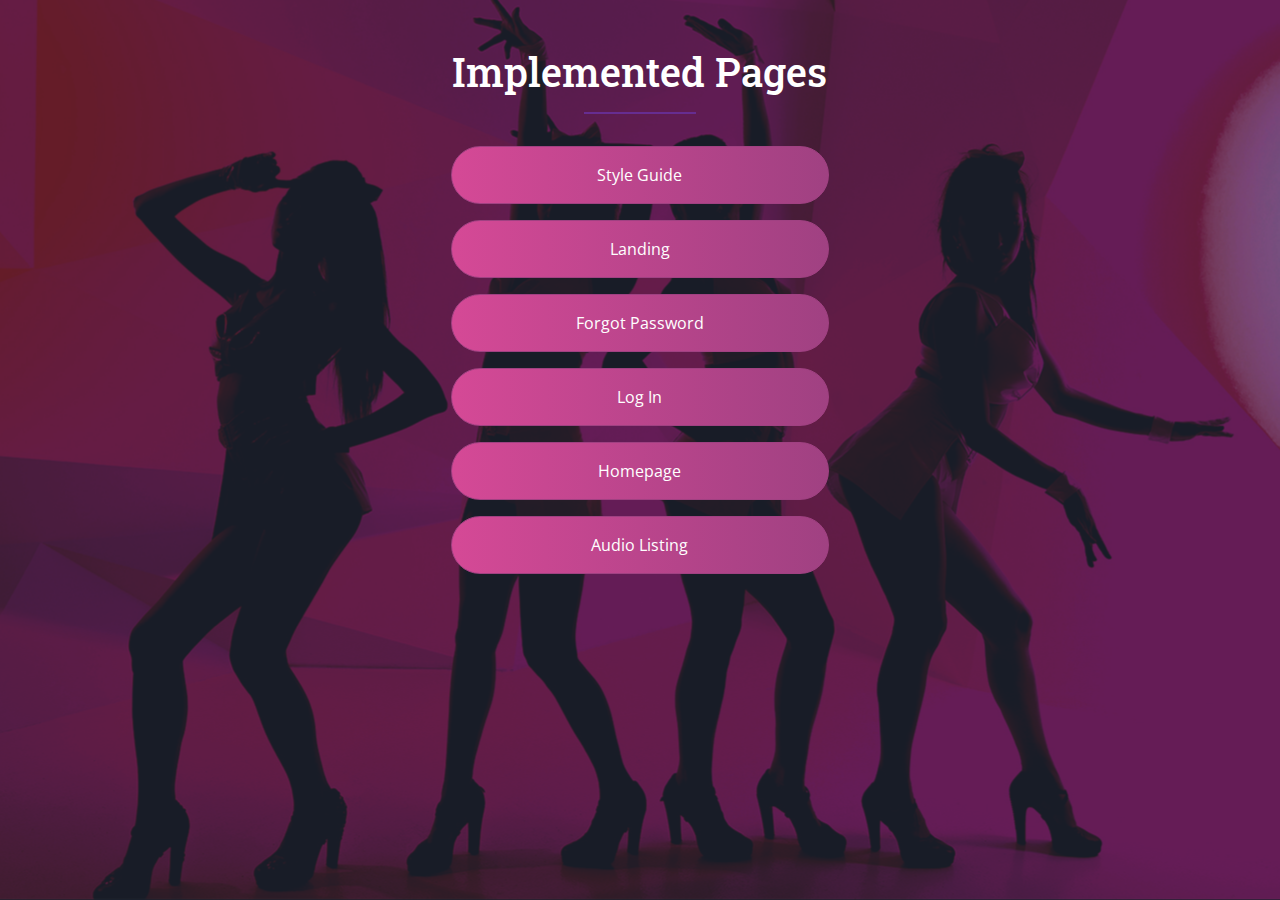
<file: index.html>
<!DOCTYPE html>
<html class="no-js" lang="en">
<head>
  <meta charset="UTF-8">
  <meta name="viewport" content="width=device-width, initial-scale=1.0">
  <meta http-equiv="X-UA-Compatible" content="ie=edge">
  <title>Zorro Tunes</title>
  <!-- bootstrap css -->
  <link rel="stylesheet" href="css/bootstrap.min.css">
  <!-- font awesome -->
  <link rel="stylesheet" href="css/all.css">
  <!-- main css -->
  <link rel="stylesheet" href="css/style.css">

</head>

<body>
  <div class="container-fluid bg-dance min-height">
    <div class="row justify-content-center align-items-center">
      <div class="col-10">
        <!-- title -->
        <div class="row mt-5">
          <div class="col-11 mx-auto text-center">
            <h1 class="text-capitalize">Implemented pages</h1>
            <div class="title-underline"></div>
          </div>
        </div>
        <!-- end of title -->

        <div class="row my-2 flex-column">
          <!-- implemented pages -->
          <div class="col-11 col-md-6 mx-auto text-center m-2">
            <a class="btn w-75 btn-purple p-3 text-capitalize" href="./styleguide.html">Style guide</a>
          </div>
          <div class="col-11 col-md-6 mx-auto text-center m-2">
            <a class="btn w-75 btn-purple p-3 text-capitalize" href="./landing.html">landing</a>
          </div>
          <div class="col-11 col-md-6 mx-auto text-center m-2">
            <a class="btn w-75 btn-purple p-3 text-capitalize" href="./forgot-password.html">forgot password</a>
          </div>
          <div class="col-11 col-md-6 mx-auto text-center m-2">
            <a class="btn w-75 btn-purple p-3 text-capitalize" href="./login.html">log in</a>
          </div>
          <div class="col-11 col-md-6 mx-auto text-center m-2">
            <a class="btn w-75 btn-purple p-3 text-capitalize" href="./homepage.html">homepage</a>
          </div>
          <div class="col-11 col-md-6 mx-auto text-center m-2">
            <a class="btn w-75 btn-purple p-3 text-capitalize" href="./audio-listing.html">audio listing</a>
          </div>
          <!-- implemented pages -->
        </div>
      </div>
    </div>
  </div>

  <!-- jquery -->
  <script src="js/jquery-3.3.1.min.js"></script>
  <!-- bootstrap js -->
  <script src="js/bootstrap.bundle.min.js"></script>
  <!-- script js -->
  <script src="js/app.js"></script>
</body>

</html>
</file>
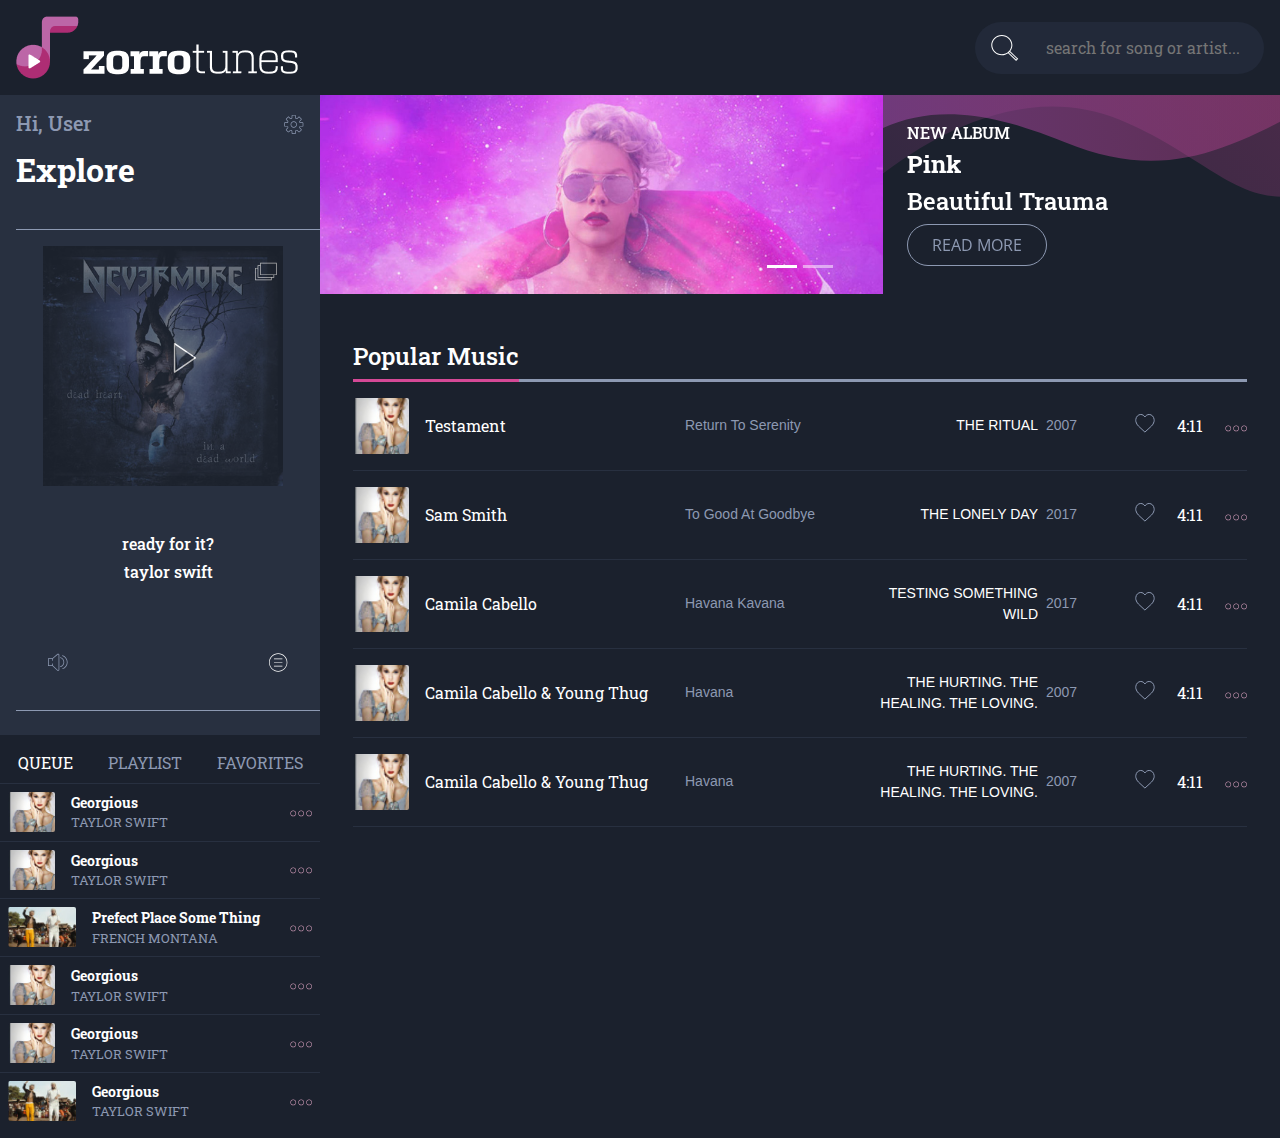
<file: audio-listing.html>
<!DOCTYPE html>
<html lang="en">

  <head>
    <meta charset="UTF-8">
    <meta name="viewport" content="width=device-width, initial-scale=1.0">
    <meta http-equiv="X-UA-Compatible" content="ie=edge">
    <title>Zorro Tunes</title>
    <!-- bootstrap css -->
    <link rel="stylesheet" href="css/bootstrap.min.css">
    <!-- font awesome -->
    <link rel="stylesheet" href="css/all.css">
    <!-- main css -->
    <link rel="stylesheet" href="css/site.css">
    <link rel="stylesheet" href="css/style.css">
  </head>

  <body class="">
    <header class="container-fluid p-3">
      <div class="row justify-content-between align-items-center">
        <div class="col-3 d-none d-md-block">
            <img src="./img/zorroTunes_logo.png" alt="logo" class="img-fluid">
        </div>
        <div class="col-9 col-lg-3 col-md-8 bg-black">
          <form>
            <div class="input-group search-box">
              <div class="input-group-prepend ">
                <span class="search-icon">
                  <svg width="28" height="27" viewBox="0 0 28 27" fill="none" xmlns="http://www.w3.org/2000/svg">
                  <path d="M27.2239 24.8684L19.2636 17.1943C20.586 15.4926 21.3777 13.3928 21.3777 11.11C21.3777 5.49571 16.64 0.928223 10.8215 0.928223C4.9984 0.928223 0.263672 5.49571 0.263672 11.11C0.263672 16.7216 4.9984 21.2908 10.8215 21.2908C13.1871 21.2908 15.3702 20.5266 17.1322 19.2506L25.0924 26.9282L27.2239 24.8684ZM1.269 11.11C1.269 6.02888 5.55041 1.89948 10.8206 1.89948C16.0844 1.89948 20.3713 6.02888 20.3713 11.11C20.3713 16.1858 16.0844 20.3196 10.8206 20.3196C5.55133 20.3196 1.269 16.1858 1.269 11.11ZM18.1431 18.4268C18.2353 18.3442 18.3209 18.258 18.4094 18.1718C18.4813 18.0972 18.5596 18.0305 18.6305 17.9541L25.8001 24.8684L25.0905 25.5562L17.9192 18.641C18.0002 18.5726 18.0685 18.497 18.1431 18.4268Z" fill="white"/>
                  </svg>
                </span>
              </div>
              <input type="text" class="search-input" id="search-item" placeholder="search for song or artist...">
            </div>
          </form>
        </div>
      </div>

    </header>

    <div class="container-fluid">
      <div class="row">
        <div class="site-sidebar">
          <div class="sidebar-header py-3 px-3 bg-dark-gray">
            <div class="sidebar-header-title d-flex justify-content-between align-items-center mb-2">
            <h5 class="text-capitalize">Hi, user</h5>
            <a href="">
              <svg width="20" height="21" viewBox="0 0 20 21" fill="none" xmlns="http://www.w3.org/2000/svg">
              <path d="M18.376 8.35081H16.58C16.291 8.35081 16.054 8.19081 15.943 7.92581C15.834 7.65781 15.889 7.37681 16.092 7.17381L17.363 5.90281C17.549 5.71681 17.651 5.46881 17.651 5.20481C17.651 4.94081 17.548 4.69281 17.363 4.50481L15.743 2.88481C15.37 2.51181 14.719 2.51181 14.346 2.88481L13.075 4.15581C12.872 4.35881 12.591 4.41681 12.325 4.30481C12.058 4.19381 11.898 3.95581 11.898 3.66781V1.87081C11.898 1.32581 11.456 0.882812 10.911 0.882812H8.621C8.076 0.882812 7.634 1.32581 7.634 1.87081V3.66781C7.634 3.95581 7.47401 4.19381 7.20901 4.30481C6.94101 4.41581 6.66 4.35881 6.457 4.15581L5.186 2.88481C4.813 2.51181 4.162 2.51181 3.789 2.88481L2.16901 4.50481C1.98301 4.69081 1.88 4.94081 1.88 5.20481C1.88 5.46881 1.98301 5.71681 2.16901 5.90281L3.44 7.17381C3.643 7.37681 3.69899 7.65781 3.58899 7.92581C3.47999 8.19081 3.24 8.35081 2.952 8.35081H1.155C0.609999 8.35081 0.166992 8.79281 0.166992 9.33781V11.6278C0.166992 12.1728 0.609999 12.6148 1.155 12.6148H2.952C3.24 12.6148 3.47799 12.7748 3.58899 13.0418C3.69999 13.3078 3.643 13.5888 3.44 13.7918L2.16901 15.0628C1.98301 15.2488 1.88 15.4988 1.88 15.7608C1.88 16.0258 1.98301 16.2748 2.16901 16.4598L3.789 18.0798C4.162 18.4528 4.813 18.4528 5.186 18.0798L6.457 16.8088C6.66 16.6058 6.94101 16.5498 7.20901 16.6598C7.47401 16.7708 7.634 17.0088 7.634 17.2968V19.0938C7.634 19.6378 8.076 20.0808 8.621 20.0808H10.911C11.456 20.0808 11.898 19.6378 11.898 19.0938V17.2968C11.898 17.0078 12.058 16.7708 12.323 16.6598C12.591 16.5488 12.872 16.6058 13.075 16.8088L14.346 18.0798C14.719 18.4528 15.37 18.4528 15.743 18.0798L17.363 16.4598C17.549 16.2738 17.651 16.0258 17.651 15.7608C17.651 15.4988 17.548 15.2498 17.363 15.0628L16.092 13.7918C15.889 13.5888 15.833 13.3078 15.943 13.0418C16.052 12.7748 16.292 12.6148 16.58 12.6148H18.376C18.921 12.6148 19.364 12.1728 19.364 11.6278V9.33781C19.364 8.79281 18.921 8.35081 18.376 8.35081ZM18.654 11.6278C18.654 11.7808 18.529 11.9048 18.376 11.9048H16.58C16.003 11.9048 15.507 12.2368 15.287 12.7698C15.065 13.3028 15.181 13.8878 15.591 14.2958L16.86 15.5658C16.969 15.6738 16.969 15.8488 16.86 15.9588L15.242 17.5768C15.133 17.6848 14.957 17.6868 14.849 17.5768L13.578 16.3078C13.17 15.8978 12.585 15.7838 12.052 16.0038C11.519 16.2248 11.187 16.7208 11.187 17.2968V19.0938C11.187 19.2458 11.062 19.3718 10.91 19.3718H8.62C8.46799 19.3718 8.34201 19.2468 8.34201 19.0938V17.2968C8.34201 16.7208 8.012 16.2238 7.478 16.0038C7.299 15.9288 7.11501 15.8928 6.93301 15.8928C6.57401 15.8928 6.223 16.0358 5.953 16.3058L4.68301 17.5768C4.57401 17.6868 4.398 17.6848 4.289 17.5768L2.67099 15.9588C2.56399 15.8498 2.56399 15.6738 2.67099 15.5648L3.94199 14.2958C4.34999 13.8878 4.46599 13.3018 4.24399 12.7698C4.02399 12.2368 3.52899 11.9048 2.95099 11.9048H1.15399C1.00099 11.9048 0.877991 11.7798 0.877991 11.6278V9.33781C0.877991 9.18581 1.00099 9.06081 1.15399 9.06081H2.95099C3.52899 9.06081 4.02399 8.73081 4.24399 8.19581C4.46599 7.66281 4.34999 7.07781 3.94199 6.67081L2.67099 5.40081C2.56399 5.29181 2.56399 5.11581 2.67099 5.00681L4.289 3.38881C4.398 3.28181 4.57401 3.28181 4.68301 3.38881L5.953 4.65781C6.361 5.06581 6.946 5.18381 7.478 4.96181C8.013 4.74181 8.34201 4.24681 8.34201 3.66881V1.87181C8.34201 1.71881 8.467 1.59581 8.62 1.59581H10.91C11.062 1.59581 11.187 1.71881 11.187 1.87181V3.66881C11.187 4.24681 11.519 4.74181 12.052 4.96181C12.585 5.18381 13.17 5.06781 13.578 4.65981L14.849 3.38881C14.957 3.28181 15.134 3.28181 15.242 3.38881L16.86 5.00881C16.969 5.11581 16.969 5.29381 16.86 5.40081L15.591 6.67081C15.183 7.07781 15.065 7.66381 15.287 8.19781C15.508 8.73081 16.004 9.06181 16.58 9.06181H18.376C18.529 9.06081 18.654 9.18581 18.654 9.33781V11.6278Z" fill="#8D99B2"/>
              <path d="M9.7674 7.28271C8.00139 7.28271 6.56641 8.71871 6.56641 10.4837C6.56641 12.2477 8.0024 13.6827 9.7674 13.6827C11.5314 13.6827 12.9664 12.2467 12.9664 10.4837C12.9664 8.71771 11.5304 7.28271 9.7674 7.28271ZM9.7674 12.9707C8.39439 12.9707 7.27841 11.8547 7.27841 10.4837C7.27841 9.11071 8.39439 7.99472 9.7674 7.99472C11.1384 7.99472 12.2544 9.11071 12.2544 10.4837C12.2544 11.8547 11.1384 12.9707 9.7674 12.9707Z" fill="#8D99B2"/>
              </svg>
            </a>
          </div>
          <a href="#" class="h2 font-weight-bold">Explore</a>
          </div>
          <div class="bg-dark-gray py-4">
            <div class="sidebar-player p-3 ml-3 d-flex flex-column justify-content-center">
              <div class="sidebar-player-image-container mx-auto">
                <div class="icon-top">
                  <svg width="22" height="19" viewBox="0 0 22 19" fill="none" xmlns="http://www.w3.org/2000/svg">
                  <path d="M21.7304 0.828125H5.12042V3.35712H2.59442V5.88312H0.0654297V18.1601H16.6764V15.6341H19.2034V13.1051H21.7314V0.828125H21.7304ZM15.9534 17.4391H0.788422V6.60611H2.59442V15.6341H15.9534V17.4391ZM18.4814 14.9111H3.31442V4.07812H5.12042V13.1051H18.4814V14.9111ZM21.0084 12.3841H5.84242V1.55112H21.0084V12.3841Z" fill="white"/>
                  </svg>
                </div>

                <a href="#" class="icon-center">
                  <svg width="24" height="31" viewBox="0 0 24 31" fill="none" xmlns="http://www.w3.org/2000/svg">
                  <path d="M23.0035 15.836C23.0035 16.0698 22.8889 16.2935 22.6948 16.4248L1.98174 30.7102C1.86157 30.7961 1.71921 30.8359 1.57685 30.8359C1.46222 30.8359 1.34756 30.8073 1.24587 30.7564C1.01106 30.6307 0.862305 30.3903 0.862305 30.1213V1.55147C0.862305 1.28893 1.01106 1.04306 1.24587 0.917331C1.47975 0.797154 1.7654 0.808258 1.98265 0.962639L22.6957 15.248C22.888 15.3784 23.0035 15.6021 23.0035 15.836ZM21.0261 15.836L2.28406 2.91133V28.7606L21.0261 15.836Z" fill="white"/>
                  </svg>
                </a>

                <img src="./img/nevermore.jpg" alt="" >
              </div>
              <div class="sidebar-player-title  py-5 d-flex flex-column justify-content-center align-items-center ">
                <h6 >ready for it?</h6>
                <h6>taylor swift</h6>

              </div>
              <div class="sidebar-player-options  p-3 d-flex justify-content-between">
                <a href="#"><svg width="20" height="19" viewBox="0 0 20 19" fill="none" xmlns="http://www.w3.org/2000/svg">
                  <path fill-rule="evenodd" clip-rule="evenodd" d="M10.719 0.80273C10.35 0.59473 9.914 0.601759 9.553 0.819759C9.535 0.830759 9.519 0.841732 9.504 0.854732L4.391 5.18078H0.377001C0.168001 5.18078 0 5.34873 0 5.55773V12.7278C0 12.8278 0.0390006 12.9237 0.110001 12.9947C0.181001 13.0657 0.277001 13.1047 0.377001 13.1047L4.381 13.1038L9.492 17.7967C9.51 17.8147 9.531 17.8288 9.553 17.8428C9.739 17.9538 9.944 18.0107 10.15 18.0107C10.344 18.0107 10.54 17.9598 10.719 17.8588C11.096 17.6468 11.321 17.2578 11.321 16.8198V1.84277C11.32 1.40477 11.096 1.01573 10.719 0.80273ZM10.566 16.8198C10.566 16.9828 10.484 17.1258 10.347 17.2028C10.288 17.2358 10.14 17.2997 9.97 17.2137L4.905 12.5607V10.8417C4.905 10.6327 4.736 10.4637 4.528 10.4637C4.319 10.4637 4.15 10.6327 4.15 10.8417V12.3497L0.754 12.3517V5.93573H4.15V7.44574C4.15 7.65474 4.319 7.82275 4.528 7.82275C4.736 7.82275 4.905 7.65474 4.905 7.44574V5.73376L9.964 1.45477C10.139 1.36377 10.289 1.42873 10.348 1.46173C10.485 1.53973 10.567 1.68272 10.567 1.84472V16.8198H10.566Z" fill="#8D99B2"/>
                  <path fill-rule="evenodd" clip-rule="evenodd" d="M14.6413 2.18182C14.4443 2.11482 14.2293 2.21984 14.1623 2.41784C14.0963 2.61384 14.2013 2.82879 14.3983 2.89679C17.0783 3.80679 18.8773 6.31682 18.8773 9.14282C18.8773 11.9668 17.0803 14.4778 14.4063 15.3898C14.2093 15.4568 14.1033 15.6708 14.1713 15.8688C14.2253 16.0248 14.3713 16.1238 14.5283 16.1238C14.5683 16.1238 14.6093 16.1178 14.6503 16.1038C17.6293 15.0868 19.6313 12.2898 19.6313 9.14282C19.6333 5.99382 17.6263 3.19582 14.6413 2.18182Z" fill="#8D99B2"/>
                  <path fill-rule="evenodd" clip-rule="evenodd" d="M12.5571 4.25092C12.3561 4.19392 12.1491 4.30891 12.0901 4.50891C12.0321 4.70891 12.1481 4.91893 12.3481 4.97693C14.1941 5.50993 15.4831 7.22295 15.4831 9.14295C15.4831 11.0629 14.1941 12.776 12.3481 13.309C12.1491 13.367 12.0331 13.5759 12.0901 13.7759C12.1381 13.9419 12.2891 14.049 12.4531 14.049C12.4871 14.049 12.5221 14.0429 12.5571 14.0339C14.7241 13.4069 16.2371 11.395 16.2371 9.14197C16.2361 6.88897 14.7231 4.87792 12.5571 4.25092Z" fill="#8D99B2"/>
                  </svg>
                </a>
                <a href="#">
                  <svg width="19" height="19" viewBox="0 0 19 19" fill="none" xmlns="http://www.w3.org/2000/svg">
                  <path d="M9.19534 0.364258C4.13934 0.364258 0.0273438 4.47623 0.0273438 9.53223C0.0273438 14.5882 4.13934 18.7023 9.19534 18.7023C14.2513 18.7023 18.3653 14.5882 18.3653 9.53223C18.3653 4.47623 14.2503 0.364258 9.19534 0.364258ZM9.19534 18.0452C4.50134 18.0452 0.68335 14.2262 0.68335 9.53125C0.68335 4.83625 4.50134 1.01923 9.19534 1.01923C13.8913 1.01923 17.7094 4.83725 17.7094 9.53125C17.7094 14.2253 13.8913 18.0452 9.19534 18.0452Z" fill="white"/>
                  <path d="M13.1255 5.60449H5.26746C5.08646 5.60449 4.93945 5.7515 4.93945 5.9325C4.93945 6.1135 5.08646 6.25848 5.26746 6.25848H13.1255C13.3065 6.25848 13.4535 6.1135 13.4535 5.9325C13.4535 5.7515 13.3065 5.60449 13.1255 5.60449Z" fill="white"/>
                  <path d="M13.1255 9.20605H5.26746C5.08646 9.20605 4.93945 9.35204 4.93945 9.53204C4.93945 9.71204 5.08646 9.85907 5.26746 9.85907H13.1255C13.3065 9.85907 13.4535 9.71304 13.4535 9.53204C13.4535 9.35104 13.3065 9.20605 13.1255 9.20605Z" fill="white"/>
                  <path d="M13.1255 12.8062H5.26746C5.08646 12.8062 4.93945 12.9531 4.93945 13.1341C4.93945 13.3151 5.08646 13.4621 5.26746 13.4621H13.1255C13.3065 13.4621 13.4535 13.3151 13.4535 13.1341C13.4535 12.9541 13.3065 12.8062 13.1255 12.8062Z" fill="white"/>
                  </svg>
                </a>
              </div>
            </div>
          </div>
          <div class="sidebar-tracks bg-black py-2">
            <div class="d-flex justify-content-around py-2">
              <a href="" class="text-uppercase selected">queue</a>
              <a href="" class="text-uppercase">playlist</a>
              <a href="" class="text-uppercase">favorites</a>
            </div>
            <div class="row align-items-center justify-content-between track-item m-0 p-2">
              <div class="d-flex">
                <img src="./img/taylor_thumb.png" alt="" class="track-item-image">
                <div class="d-flex flex-column justify-content-left">
                  <span class="track-item-title"> Georgious</span>
                  <span>taylor swift</span>
                </div>
              </div>

              <a href="#">
                <svg width="22" height="7" viewBox="0 0 22 7" fill="none" xmlns="http://www.w3.org/2000/svg">
                <path d="M0.345703 3.39392C0.345703 2.59392 0.626696 1.91291 1.1917 1.34991C1.7547 0.785915 2.43671 0.50293 3.23671 0.50293C4.03571 0.50293 4.71672 0.784915 5.28172 1.34991C5.84472 1.91291 6.1277 2.59392 6.1277 3.39392C6.1277 4.19392 5.84572 4.87494 5.28172 5.43994C4.71772 6.00294 4.03571 6.28491 3.23671 6.28491C2.43671 6.28491 1.7557 6.00294 1.1917 5.43994C0.626696 4.87494 0.345703 4.19392 0.345703 3.39392ZM0.923706 3.39392C0.923706 4.03092 1.1497 4.57494 1.6017 5.02594C2.0527 5.47694 2.59771 5.70294 3.23671 5.70294C3.87471 5.70294 4.41972 5.47694 4.87172 5.02594C5.32272 4.57494 5.5497 4.03092 5.5497 3.39392C5.5497 2.75692 5.32272 2.21296 4.87172 1.76196C4.41972 1.31096 3.87471 1.08496 3.23671 1.08496C2.59771 1.08496 2.0527 1.31096 1.6017 1.76196C1.1487 2.21296 0.923706 2.75692 0.923706 3.39392Z" fill="#D09BB8"/>
                <path d="M8.27344 3.39392C8.27344 2.59392 8.55545 1.91291 9.11945 1.34991C9.68245 0.785915 10.3645 0.50293 11.1645 0.50293C11.9645 0.50293 12.6454 0.784915 13.2094 1.34991C13.7724 1.91291 14.0555 2.59392 14.0555 3.39392C14.0555 4.19392 13.7734 4.87494 13.2094 5.43994C12.6464 6.00294 11.9645 6.28491 11.1645 6.28491C10.3645 6.28491 9.68345 6.00294 9.11945 5.43994C8.55645 4.87494 8.27344 4.19392 8.27344 3.39392ZM8.85245 3.39392C8.85245 4.03092 9.07846 4.57494 9.53046 5.02594C9.98246 5.47694 10.5274 5.70294 11.1654 5.70294C11.8034 5.70294 12.3484 5.47694 12.8004 5.02594C13.2524 4.57494 13.4785 4.03092 13.4785 3.39392C13.4785 2.75692 13.2524 2.21296 12.8004 1.76196C12.3484 1.31096 11.8034 1.08496 11.1654 1.08496C10.5274 1.08496 9.98246 1.31096 9.53046 1.76196C9.07846 2.21296 8.85245 2.75692 8.85245 3.39392Z" fill="#D09BB8"/>
                <path d="M16.2031 3.39392C16.2031 2.59392 16.4851 1.91291 17.0491 1.34991C17.6131 0.785915 18.2951 0.50293 19.0941 0.50293C19.8941 0.50293 20.5751 0.784915 21.1391 1.34991C21.7031 1.91291 21.9851 2.59392 21.9851 3.39392C21.9851 4.19392 21.7041 4.87494 21.1391 5.43994C20.5761 6.00294 19.8941 6.28491 19.0941 6.28491C18.2951 6.28491 17.6141 6.00294 17.0491 5.43994C16.4851 4.87494 16.2031 4.19392 16.2031 3.39392ZM16.7811 3.39392C16.7811 4.03092 17.0081 4.57494 17.4591 5.02594C17.9111 5.47694 18.4561 5.70294 19.0941 5.70294C19.7331 5.70294 20.2781 5.47694 20.7291 5.02594C21.1811 4.57494 21.4071 4.03092 21.4071 3.39392C21.4071 2.75692 21.1811 2.21296 20.7291 1.76196C20.2781 1.31096 19.7331 1.08496 19.0941 1.08496C18.4561 1.08496 17.9111 1.31096 17.4591 1.76196C17.0081 2.21296 16.7811 2.75692 16.7811 3.39392Z" fill="#D09BB8"/>
                </svg>
              </a>
            </div>
            <div class="row align-items-center justify-content-between track-item m-0 p-2">
              <div class="d-flex">
                <img src="./img/taylor_thumb.png" alt="" class="track-item-image">
                <div class="d-flex flex-column justify-content-left">
                  <span class="track-item-title"> Georgious</span>
                  <span>taylor swift</span>
                </div>
              </div>

              <a href="#">
                <svg width="22" height="7" viewBox="0 0 22 7" fill="none" xmlns="http://www.w3.org/2000/svg">
                <path d="M0.345703 3.39392C0.345703 2.59392 0.626696 1.91291 1.1917 1.34991C1.7547 0.785915 2.43671 0.50293 3.23671 0.50293C4.03571 0.50293 4.71672 0.784915 5.28172 1.34991C5.84472 1.91291 6.1277 2.59392 6.1277 3.39392C6.1277 4.19392 5.84572 4.87494 5.28172 5.43994C4.71772 6.00294 4.03571 6.28491 3.23671 6.28491C2.43671 6.28491 1.7557 6.00294 1.1917 5.43994C0.626696 4.87494 0.345703 4.19392 0.345703 3.39392ZM0.923706 3.39392C0.923706 4.03092 1.1497 4.57494 1.6017 5.02594C2.0527 5.47694 2.59771 5.70294 3.23671 5.70294C3.87471 5.70294 4.41972 5.47694 4.87172 5.02594C5.32272 4.57494 5.5497 4.03092 5.5497 3.39392C5.5497 2.75692 5.32272 2.21296 4.87172 1.76196C4.41972 1.31096 3.87471 1.08496 3.23671 1.08496C2.59771 1.08496 2.0527 1.31096 1.6017 1.76196C1.1487 2.21296 0.923706 2.75692 0.923706 3.39392Z" fill="#D09BB8"/>
                <path d="M8.27344 3.39392C8.27344 2.59392 8.55545 1.91291 9.11945 1.34991C9.68245 0.785915 10.3645 0.50293 11.1645 0.50293C11.9645 0.50293 12.6454 0.784915 13.2094 1.34991C13.7724 1.91291 14.0555 2.59392 14.0555 3.39392C14.0555 4.19392 13.7734 4.87494 13.2094 5.43994C12.6464 6.00294 11.9645 6.28491 11.1645 6.28491C10.3645 6.28491 9.68345 6.00294 9.11945 5.43994C8.55645 4.87494 8.27344 4.19392 8.27344 3.39392ZM8.85245 3.39392C8.85245 4.03092 9.07846 4.57494 9.53046 5.02594C9.98246 5.47694 10.5274 5.70294 11.1654 5.70294C11.8034 5.70294 12.3484 5.47694 12.8004 5.02594C13.2524 4.57494 13.4785 4.03092 13.4785 3.39392C13.4785 2.75692 13.2524 2.21296 12.8004 1.76196C12.3484 1.31096 11.8034 1.08496 11.1654 1.08496C10.5274 1.08496 9.98246 1.31096 9.53046 1.76196C9.07846 2.21296 8.85245 2.75692 8.85245 3.39392Z" fill="#D09BB8"/>
                <path d="M16.2031 3.39392C16.2031 2.59392 16.4851 1.91291 17.0491 1.34991C17.6131 0.785915 18.2951 0.50293 19.0941 0.50293C19.8941 0.50293 20.5751 0.784915 21.1391 1.34991C21.7031 1.91291 21.9851 2.59392 21.9851 3.39392C21.9851 4.19392 21.7041 4.87494 21.1391 5.43994C20.5761 6.00294 19.8941 6.28491 19.0941 6.28491C18.2951 6.28491 17.6141 6.00294 17.0491 5.43994C16.4851 4.87494 16.2031 4.19392 16.2031 3.39392ZM16.7811 3.39392C16.7811 4.03092 17.0081 4.57494 17.4591 5.02594C17.9111 5.47694 18.4561 5.70294 19.0941 5.70294C19.7331 5.70294 20.2781 5.47694 20.7291 5.02594C21.1811 4.57494 21.4071 4.03092 21.4071 3.39392C21.4071 2.75692 21.1811 2.21296 20.7291 1.76196C20.2781 1.31096 19.7331 1.08496 19.0941 1.08496C18.4561 1.08496 17.9111 1.31096 17.4591 1.76196C17.0081 2.21296 16.7811 2.75692 16.7811 3.39392Z" fill="#D09BB8"/>
                </svg>
              </a>
            </div>
            <div class="row align-items-center justify-content-between track-item m-0 p-2">
              <div class="d-flex">
                <img src="./img/unforgettable_thumb.png" alt="" class="track-item-image">
                <div class="d-flex flex-column justify-content-left">
                  <span class="track-item-title"> prefect place some thing</span>
                  <span>french montana</span>
                </div>
              </div>
              <a href="#">
                <svg width="22" height="7" viewBox="0 0 22 7" fill="none" xmlns="http://www.w3.org/2000/svg">
                <path d="M0.345703 3.39392C0.345703 2.59392 0.626696 1.91291 1.1917 1.34991C1.7547 0.785915 2.43671 0.50293 3.23671 0.50293C4.03571 0.50293 4.71672 0.784915 5.28172 1.34991C5.84472 1.91291 6.1277 2.59392 6.1277 3.39392C6.1277 4.19392 5.84572 4.87494 5.28172 5.43994C4.71772 6.00294 4.03571 6.28491 3.23671 6.28491C2.43671 6.28491 1.7557 6.00294 1.1917 5.43994C0.626696 4.87494 0.345703 4.19392 0.345703 3.39392ZM0.923706 3.39392C0.923706 4.03092 1.1497 4.57494 1.6017 5.02594C2.0527 5.47694 2.59771 5.70294 3.23671 5.70294C3.87471 5.70294 4.41972 5.47694 4.87172 5.02594C5.32272 4.57494 5.5497 4.03092 5.5497 3.39392C5.5497 2.75692 5.32272 2.21296 4.87172 1.76196C4.41972 1.31096 3.87471 1.08496 3.23671 1.08496C2.59771 1.08496 2.0527 1.31096 1.6017 1.76196C1.1487 2.21296 0.923706 2.75692 0.923706 3.39392Z" fill="#D09BB8"/>
                <path d="M8.27344 3.39392C8.27344 2.59392 8.55545 1.91291 9.11945 1.34991C9.68245 0.785915 10.3645 0.50293 11.1645 0.50293C11.9645 0.50293 12.6454 0.784915 13.2094 1.34991C13.7724 1.91291 14.0555 2.59392 14.0555 3.39392C14.0555 4.19392 13.7734 4.87494 13.2094 5.43994C12.6464 6.00294 11.9645 6.28491 11.1645 6.28491C10.3645 6.28491 9.68345 6.00294 9.11945 5.43994C8.55645 4.87494 8.27344 4.19392 8.27344 3.39392ZM8.85245 3.39392C8.85245 4.03092 9.07846 4.57494 9.53046 5.02594C9.98246 5.47694 10.5274 5.70294 11.1654 5.70294C11.8034 5.70294 12.3484 5.47694 12.8004 5.02594C13.2524 4.57494 13.4785 4.03092 13.4785 3.39392C13.4785 2.75692 13.2524 2.21296 12.8004 1.76196C12.3484 1.31096 11.8034 1.08496 11.1654 1.08496C10.5274 1.08496 9.98246 1.31096 9.53046 1.76196C9.07846 2.21296 8.85245 2.75692 8.85245 3.39392Z" fill="#D09BB8"/>
                <path d="M16.2031 3.39392C16.2031 2.59392 16.4851 1.91291 17.0491 1.34991C17.6131 0.785915 18.2951 0.50293 19.0941 0.50293C19.8941 0.50293 20.5751 0.784915 21.1391 1.34991C21.7031 1.91291 21.9851 2.59392 21.9851 3.39392C21.9851 4.19392 21.7041 4.87494 21.1391 5.43994C20.5761 6.00294 19.8941 6.28491 19.0941 6.28491C18.2951 6.28491 17.6141 6.00294 17.0491 5.43994C16.4851 4.87494 16.2031 4.19392 16.2031 3.39392ZM16.7811 3.39392C16.7811 4.03092 17.0081 4.57494 17.4591 5.02594C17.9111 5.47694 18.4561 5.70294 19.0941 5.70294C19.7331 5.70294 20.2781 5.47694 20.7291 5.02594C21.1811 4.57494 21.4071 4.03092 21.4071 3.39392C21.4071 2.75692 21.1811 2.21296 20.7291 1.76196C20.2781 1.31096 19.7331 1.08496 19.0941 1.08496C18.4561 1.08496 17.9111 1.31096 17.4591 1.76196C17.0081 2.21296 16.7811 2.75692 16.7811 3.39392Z" fill="#D09BB8"/>
                </svg>
              </a>
            </div>
            <div class="row align-items-center justify-content-between track-item m-0 p-2">
              <div class="d-flex">
                <img src="./img/taylor_thumb.png" alt="" class="track-item-image">
                <div class="d-flex flex-column justify-content-left">
                  <span class="track-item-title"> Georgious</span>
                  <span>taylor swift</span>
                </div>
              </div>

              <a href="#">
                <svg width="22" height="7" viewBox="0 0 22 7" fill="none" xmlns="http://www.w3.org/2000/svg">
                <path d="M0.345703 3.39392C0.345703 2.59392 0.626696 1.91291 1.1917 1.34991C1.7547 0.785915 2.43671 0.50293 3.23671 0.50293C4.03571 0.50293 4.71672 0.784915 5.28172 1.34991C5.84472 1.91291 6.1277 2.59392 6.1277 3.39392C6.1277 4.19392 5.84572 4.87494 5.28172 5.43994C4.71772 6.00294 4.03571 6.28491 3.23671 6.28491C2.43671 6.28491 1.7557 6.00294 1.1917 5.43994C0.626696 4.87494 0.345703 4.19392 0.345703 3.39392ZM0.923706 3.39392C0.923706 4.03092 1.1497 4.57494 1.6017 5.02594C2.0527 5.47694 2.59771 5.70294 3.23671 5.70294C3.87471 5.70294 4.41972 5.47694 4.87172 5.02594C5.32272 4.57494 5.5497 4.03092 5.5497 3.39392C5.5497 2.75692 5.32272 2.21296 4.87172 1.76196C4.41972 1.31096 3.87471 1.08496 3.23671 1.08496C2.59771 1.08496 2.0527 1.31096 1.6017 1.76196C1.1487 2.21296 0.923706 2.75692 0.923706 3.39392Z" fill="#D09BB8"/>
                <path d="M8.27344 3.39392C8.27344 2.59392 8.55545 1.91291 9.11945 1.34991C9.68245 0.785915 10.3645 0.50293 11.1645 0.50293C11.9645 0.50293 12.6454 0.784915 13.2094 1.34991C13.7724 1.91291 14.0555 2.59392 14.0555 3.39392C14.0555 4.19392 13.7734 4.87494 13.2094 5.43994C12.6464 6.00294 11.9645 6.28491 11.1645 6.28491C10.3645 6.28491 9.68345 6.00294 9.11945 5.43994C8.55645 4.87494 8.27344 4.19392 8.27344 3.39392ZM8.85245 3.39392C8.85245 4.03092 9.07846 4.57494 9.53046 5.02594C9.98246 5.47694 10.5274 5.70294 11.1654 5.70294C11.8034 5.70294 12.3484 5.47694 12.8004 5.02594C13.2524 4.57494 13.4785 4.03092 13.4785 3.39392C13.4785 2.75692 13.2524 2.21296 12.8004 1.76196C12.3484 1.31096 11.8034 1.08496 11.1654 1.08496C10.5274 1.08496 9.98246 1.31096 9.53046 1.76196C9.07846 2.21296 8.85245 2.75692 8.85245 3.39392Z" fill="#D09BB8"/>
                <path d="M16.2031 3.39392C16.2031 2.59392 16.4851 1.91291 17.0491 1.34991C17.6131 0.785915 18.2951 0.50293 19.0941 0.50293C19.8941 0.50293 20.5751 0.784915 21.1391 1.34991C21.7031 1.91291 21.9851 2.59392 21.9851 3.39392C21.9851 4.19392 21.7041 4.87494 21.1391 5.43994C20.5761 6.00294 19.8941 6.28491 19.0941 6.28491C18.2951 6.28491 17.6141 6.00294 17.0491 5.43994C16.4851 4.87494 16.2031 4.19392 16.2031 3.39392ZM16.7811 3.39392C16.7811 4.03092 17.0081 4.57494 17.4591 5.02594C17.9111 5.47694 18.4561 5.70294 19.0941 5.70294C19.7331 5.70294 20.2781 5.47694 20.7291 5.02594C21.1811 4.57494 21.4071 4.03092 21.4071 3.39392C21.4071 2.75692 21.1811 2.21296 20.7291 1.76196C20.2781 1.31096 19.7331 1.08496 19.0941 1.08496C18.4561 1.08496 17.9111 1.31096 17.4591 1.76196C17.0081 2.21296 16.7811 2.75692 16.7811 3.39392Z" fill="#D09BB8"/>
                </svg>
              </a>
            </div>
            <div class="row align-items-center justify-content-between track-item m-0 p-2">
              <div class="d-flex">
                <img src="./img/taylor_thumb.png" alt="" class="track-item-image">
                <div class="d-flex flex-column justify-content-left">
                  <span class="track-item-title"> Georgious</span>
                  <span>taylor swift</span>
                </div>
              </div>

              <a href="#">
                <svg width="22" height="7" viewBox="0 0 22 7" fill="none" xmlns="http://www.w3.org/2000/svg">
                <path d="M0.345703 3.39392C0.345703 2.59392 0.626696 1.91291 1.1917 1.34991C1.7547 0.785915 2.43671 0.50293 3.23671 0.50293C4.03571 0.50293 4.71672 0.784915 5.28172 1.34991C5.84472 1.91291 6.1277 2.59392 6.1277 3.39392C6.1277 4.19392 5.84572 4.87494 5.28172 5.43994C4.71772 6.00294 4.03571 6.28491 3.23671 6.28491C2.43671 6.28491 1.7557 6.00294 1.1917 5.43994C0.626696 4.87494 0.345703 4.19392 0.345703 3.39392ZM0.923706 3.39392C0.923706 4.03092 1.1497 4.57494 1.6017 5.02594C2.0527 5.47694 2.59771 5.70294 3.23671 5.70294C3.87471 5.70294 4.41972 5.47694 4.87172 5.02594C5.32272 4.57494 5.5497 4.03092 5.5497 3.39392C5.5497 2.75692 5.32272 2.21296 4.87172 1.76196C4.41972 1.31096 3.87471 1.08496 3.23671 1.08496C2.59771 1.08496 2.0527 1.31096 1.6017 1.76196C1.1487 2.21296 0.923706 2.75692 0.923706 3.39392Z" fill="#D09BB8"/>
                <path d="M8.27344 3.39392C8.27344 2.59392 8.55545 1.91291 9.11945 1.34991C9.68245 0.785915 10.3645 0.50293 11.1645 0.50293C11.9645 0.50293 12.6454 0.784915 13.2094 1.34991C13.7724 1.91291 14.0555 2.59392 14.0555 3.39392C14.0555 4.19392 13.7734 4.87494 13.2094 5.43994C12.6464 6.00294 11.9645 6.28491 11.1645 6.28491C10.3645 6.28491 9.68345 6.00294 9.11945 5.43994C8.55645 4.87494 8.27344 4.19392 8.27344 3.39392ZM8.85245 3.39392C8.85245 4.03092 9.07846 4.57494 9.53046 5.02594C9.98246 5.47694 10.5274 5.70294 11.1654 5.70294C11.8034 5.70294 12.3484 5.47694 12.8004 5.02594C13.2524 4.57494 13.4785 4.03092 13.4785 3.39392C13.4785 2.75692 13.2524 2.21296 12.8004 1.76196C12.3484 1.31096 11.8034 1.08496 11.1654 1.08496C10.5274 1.08496 9.98246 1.31096 9.53046 1.76196C9.07846 2.21296 8.85245 2.75692 8.85245 3.39392Z" fill="#D09BB8"/>
                <path d="M16.2031 3.39392C16.2031 2.59392 16.4851 1.91291 17.0491 1.34991C17.6131 0.785915 18.2951 0.50293 19.0941 0.50293C19.8941 0.50293 20.5751 0.784915 21.1391 1.34991C21.7031 1.91291 21.9851 2.59392 21.9851 3.39392C21.9851 4.19392 21.7041 4.87494 21.1391 5.43994C20.5761 6.00294 19.8941 6.28491 19.0941 6.28491C18.2951 6.28491 17.6141 6.00294 17.0491 5.43994C16.4851 4.87494 16.2031 4.19392 16.2031 3.39392ZM16.7811 3.39392C16.7811 4.03092 17.0081 4.57494 17.4591 5.02594C17.9111 5.47694 18.4561 5.70294 19.0941 5.70294C19.7331 5.70294 20.2781 5.47694 20.7291 5.02594C21.1811 4.57494 21.4071 4.03092 21.4071 3.39392C21.4071 2.75692 21.1811 2.21296 20.7291 1.76196C20.2781 1.31096 19.7331 1.08496 19.0941 1.08496C18.4561 1.08496 17.9111 1.31096 17.4591 1.76196C17.0081 2.21296 16.7811 2.75692 16.7811 3.39392Z" fill="#D09BB8"/>
                </svg>
              </a>
            </div>
            <div class="row align-items-center justify-content-between track-item m-0 p-2">
              <div class="d-flex">
                <img src="./img/unforgettable_thumb.png" alt="" class="track-item-image">
                <div class="d-flex flex-column justify-content-left">
                  <span class="track-item-title"> Georgious</span>
                  <span>taylor swift</span>
                </div>
              </div>

              <a href="#">
                <svg width="22" height="7" viewBox="0 0 22 7" fill="none" xmlns="http://www.w3.org/2000/svg">
                <path d="M0.345703 3.39392C0.345703 2.59392 0.626696 1.91291 1.1917 1.34991C1.7547 0.785915 2.43671 0.50293 3.23671 0.50293C4.03571 0.50293 4.71672 0.784915 5.28172 1.34991C5.84472 1.91291 6.1277 2.59392 6.1277 3.39392C6.1277 4.19392 5.84572 4.87494 5.28172 5.43994C4.71772 6.00294 4.03571 6.28491 3.23671 6.28491C2.43671 6.28491 1.7557 6.00294 1.1917 5.43994C0.626696 4.87494 0.345703 4.19392 0.345703 3.39392ZM0.923706 3.39392C0.923706 4.03092 1.1497 4.57494 1.6017 5.02594C2.0527 5.47694 2.59771 5.70294 3.23671 5.70294C3.87471 5.70294 4.41972 5.47694 4.87172 5.02594C5.32272 4.57494 5.5497 4.03092 5.5497 3.39392C5.5497 2.75692 5.32272 2.21296 4.87172 1.76196C4.41972 1.31096 3.87471 1.08496 3.23671 1.08496C2.59771 1.08496 2.0527 1.31096 1.6017 1.76196C1.1487 2.21296 0.923706 2.75692 0.923706 3.39392Z" fill="#D09BB8"/>
                <path d="M8.27344 3.39392C8.27344 2.59392 8.55545 1.91291 9.11945 1.34991C9.68245 0.785915 10.3645 0.50293 11.1645 0.50293C11.9645 0.50293 12.6454 0.784915 13.2094 1.34991C13.7724 1.91291 14.0555 2.59392 14.0555 3.39392C14.0555 4.19392 13.7734 4.87494 13.2094 5.43994C12.6464 6.00294 11.9645 6.28491 11.1645 6.28491C10.3645 6.28491 9.68345 6.00294 9.11945 5.43994C8.55645 4.87494 8.27344 4.19392 8.27344 3.39392ZM8.85245 3.39392C8.85245 4.03092 9.07846 4.57494 9.53046 5.02594C9.98246 5.47694 10.5274 5.70294 11.1654 5.70294C11.8034 5.70294 12.3484 5.47694 12.8004 5.02594C13.2524 4.57494 13.4785 4.03092 13.4785 3.39392C13.4785 2.75692 13.2524 2.21296 12.8004 1.76196C12.3484 1.31096 11.8034 1.08496 11.1654 1.08496C10.5274 1.08496 9.98246 1.31096 9.53046 1.76196C9.07846 2.21296 8.85245 2.75692 8.85245 3.39392Z" fill="#D09BB8"/>
                <path d="M16.2031 3.39392C16.2031 2.59392 16.4851 1.91291 17.0491 1.34991C17.6131 0.785915 18.2951 0.50293 19.0941 0.50293C19.8941 0.50293 20.5751 0.784915 21.1391 1.34991C21.7031 1.91291 21.9851 2.59392 21.9851 3.39392C21.9851 4.19392 21.7041 4.87494 21.1391 5.43994C20.5761 6.00294 19.8941 6.28491 19.0941 6.28491C18.2951 6.28491 17.6141 6.00294 17.0491 5.43994C16.4851 4.87494 16.2031 4.19392 16.2031 3.39392ZM16.7811 3.39392C16.7811 4.03092 17.0081 4.57494 17.4591 5.02594C17.9111 5.47694 18.4561 5.70294 19.0941 5.70294C19.7331 5.70294 20.2781 5.47694 20.7291 5.02594C21.1811 4.57494 21.4071 4.03092 21.4071 3.39392C21.4071 2.75692 21.1811 2.21296 20.7291 1.76196C20.2781 1.31096 19.7331 1.08496 19.0941 1.08496C18.4561 1.08496 17.9111 1.31096 17.4591 1.76196C17.0081 2.21296 16.7811 2.75692 16.7811 3.39392Z" fill="#D09BB8"/>
                </svg>
              </a>
            </div>

          </div>
        </div>

        <div class="site-main">
          <!-- carousel section -->
          <section id="carousel" class="">
            <div class="container-fluid">
              <div class="row">
                <div class="col px-0 mx-auto">
                  <div id="example" class="carousel slide" data-ride='carousel'>
                    <!-- indicators -->
                    <ul class="carousel-indicators">
                      <li data-target="#example" data-slide-to='0' class="active"></li>
                      <li data-target="#example" data-slide-to='1'></li>
                    </ul>
                    <!-- images-->
                    <div class="carousel-inner">
                      <div class="carousel-item active">
                        <div class="row">
                          <div class="col-md-7 col-12 pr-0 subheader-image">
                              <img src="./img/pink_image.png" alt="new-album" class="img-fluid  w-100">
                          </div>
                          <div class="col-md-5 col-12 px-4 d-flex flex-column justify-content-center  align-items-start bg-wave">
                            <!-- <div class="ocean">
                              <div class="wave"></div>
                              <div class="wave"></div>
                            </div> -->

                              <h6 class="text-uppercase">new album</h6>
                              <h4 class="text-capitalize font-weight-bold">pink</h4>
                              <h4 class="text-capitalize">beautiful trauma</h4>
                              <button class="btn btn-outline-gray px-4 py-2 text-uppercase ">read more</button>
                          </div>
                        </div>
                      </div>


                    <!-- end of images -->
                  </div>
                </div>
              </div>
            </div>
          </section>
          <!-- end of carousel section -->

          <!-- popular section -->
          <section class="popular p-5">
            <!-- tab -->
            <div class="row justify-content-between align-items-end border-default ">
              <div class="col-8 text-capitalize p-0">
                <h4 class="border-active">popular music</h4></div>
            </div>
            <!-- end of tab -->





            <!-- single audio item -->
            <div class="audio-item">
              <div class="audio-item__image-title-container">
                <img src="./img/taylor_thumb.png" alt="" class="audio-item__image">
                <span class="audio-item__title d-none d-sm-block d-md-none d-lg-block">testament</span>
              </div>
              <div class="audio-item__body">
                <span class="item-text--gray col-5 p-0">return to serenity</span>
                <span class="item-text--uppercase text-right col-5 p-0">the ritual</span>
                <span class="item-text--gray col-2 d-none d-lg-block p-0">2007</span>
              </div>
              <div class="audio-item__options">
                <a href="">
                  <svg width="20" height="20" viewBox="0 0 20 20" fill="none" xmlns="http://www.w3.org/2000/svg">
                  <path d="M19.1604 6.72903C18.8904 3.68603 16.7924 1.47803 14.1664 1.47803C12.4164 1.47803 10.8143 2.44502 9.91334 3.99402C9.01934 2.42502 7.48334 1.47803 5.76234 1.47803C3.13634 1.47803 1.03732 3.68604 0.76832 6.73004C0.74732 6.86404 0.661401 7.57204 0.926401 8.72604C1.3084 10.39 2.19233 11.904 3.48133 13.103L9.90943 19.093L16.4484 13.103C17.7374 11.904 18.6214 10.391 19.0034 8.72604C19.2684 7.57204 19.1814 6.86503 19.1604 6.72903Z" stroke="#8D99B2" stroke-miterlimit="10"/>
                  </svg>
                </a>
                <span>4:11</span>
                <a href="#">
                  <svg width="22" height="7" viewBox="0 0 22 7" fill="none" xmlns="http://www.w3.org/2000/svg">
                  <path d="M0.345703 3.39392C0.345703 2.59392 0.626696 1.91291 1.1917 1.34991C1.7547 0.785915 2.43671 0.50293 3.23671 0.50293C4.03571 0.50293 4.71672 0.784915 5.28172 1.34991C5.84472 1.91291 6.1277 2.59392 6.1277 3.39392C6.1277 4.19392 5.84572 4.87494 5.28172 5.43994C4.71772 6.00294 4.03571 6.28491 3.23671 6.28491C2.43671 6.28491 1.7557 6.00294 1.1917 5.43994C0.626696 4.87494 0.345703 4.19392 0.345703 3.39392ZM0.923706 3.39392C0.923706 4.03092 1.1497 4.57494 1.6017 5.02594C2.0527 5.47694 2.59771 5.70294 3.23671 5.70294C3.87471 5.70294 4.41972 5.47694 4.87172 5.02594C5.32272 4.57494 5.5497 4.03092 5.5497 3.39392C5.5497 2.75692 5.32272 2.21296 4.87172 1.76196C4.41972 1.31096 3.87471 1.08496 3.23671 1.08496C2.59771 1.08496 2.0527 1.31096 1.6017 1.76196C1.1487 2.21296 0.923706 2.75692 0.923706 3.39392Z" fill="#D09BB8"/>
                  <path d="M8.27344 3.39392C8.27344 2.59392 8.55545 1.91291 9.11945 1.34991C9.68245 0.785915 10.3645 0.50293 11.1645 0.50293C11.9645 0.50293 12.6454 0.784915 13.2094 1.34991C13.7724 1.91291 14.0555 2.59392 14.0555 3.39392C14.0555 4.19392 13.7734 4.87494 13.2094 5.43994C12.6464 6.00294 11.9645 6.28491 11.1645 6.28491C10.3645 6.28491 9.68345 6.00294 9.11945 5.43994C8.55645 4.87494 8.27344 4.19392 8.27344 3.39392ZM8.85245 3.39392C8.85245 4.03092 9.07846 4.57494 9.53046 5.02594C9.98246 5.47694 10.5274 5.70294 11.1654 5.70294C11.8034 5.70294 12.3484 5.47694 12.8004 5.02594C13.2524 4.57494 13.4785 4.03092 13.4785 3.39392C13.4785 2.75692 13.2524 2.21296 12.8004 1.76196C12.3484 1.31096 11.8034 1.08496 11.1654 1.08496C10.5274 1.08496 9.98246 1.31096 9.53046 1.76196C9.07846 2.21296 8.85245 2.75692 8.85245 3.39392Z" fill="#D09BB8"/>
                  <path d="M16.2031 3.39392C16.2031 2.59392 16.4851 1.91291 17.0491 1.34991C17.6131 0.785915 18.2951 0.50293 19.0941 0.50293C19.8941 0.50293 20.5751 0.784915 21.1391 1.34991C21.7031 1.91291 21.9851 2.59392 21.9851 3.39392C21.9851 4.19392 21.7041 4.87494 21.1391 5.43994C20.5761 6.00294 19.8941 6.28491 19.0941 6.28491C18.2951 6.28491 17.6141 6.00294 17.0491 5.43994C16.4851 4.87494 16.2031 4.19392 16.2031 3.39392ZM16.7811 3.39392C16.7811 4.03092 17.0081 4.57494 17.4591 5.02594C17.9111 5.47694 18.4561 5.70294 19.0941 5.70294C19.7331 5.70294 20.2781 5.47694 20.7291 5.02594C21.1811 4.57494 21.4071 4.03092 21.4071 3.39392C21.4071 2.75692 21.1811 2.21296 20.7291 1.76196C20.2781 1.31096 19.7331 1.08496 19.0941 1.08496C18.4561 1.08496 17.9111 1.31096 17.4591 1.76196C17.0081 2.21296 16.7811 2.75692 16.7811 3.39392Z" fill="#D09BB8"/>
                  </svg>
                </a>
              </div>
            </div>
            <!--end of single audio item -->
            <!-- single audio item -->
            <div class="audio-item">
              <div class="audio-item__image-title-container">
                <img src="./img/taylor_thumb.png" alt="" class="audio-item__image">
                <span class="audio-item__title d-none d-sm-block d-md-none d-lg-block"> sam smith</span>
              </div>
              <div class="audio-item__body">
                <span class="item-text--gray col-5 p-0">to good at goodbye</span>
                <span class="item-text--uppercase text-right col-5 p-0">the lonely day</span>
                <span class="item-text--gray col-2 d-none d-lg-block p-0">2017</span>
              </div>
              <div class="audio-item__options">
                <a href="">
                  <svg width="20" height="20" viewBox="0 0 20 20" fill="none" xmlns="http://www.w3.org/2000/svg">
                  <path d="M19.1604 6.72903C18.8904 3.68603 16.7924 1.47803 14.1664 1.47803C12.4164 1.47803 10.8143 2.44502 9.91334 3.99402C9.01934 2.42502 7.48334 1.47803 5.76234 1.47803C3.13634 1.47803 1.03732 3.68604 0.76832 6.73004C0.74732 6.86404 0.661401 7.57204 0.926401 8.72604C1.3084 10.39 2.19233 11.904 3.48133 13.103L9.90943 19.093L16.4484 13.103C17.7374 11.904 18.6214 10.391 19.0034 8.72604C19.2684 7.57204 19.1814 6.86503 19.1604 6.72903Z" stroke="#8D99B2" stroke-miterlimit="10"/>
                  </svg>
                </a>
                <span>4:11</span>
                <a href="#">
                  <svg width="22" height="7" viewBox="0 0 22 7" fill="none" xmlns="http://www.w3.org/2000/svg">
                  <path d="M0.345703 3.39392C0.345703 2.59392 0.626696 1.91291 1.1917 1.34991C1.7547 0.785915 2.43671 0.50293 3.23671 0.50293C4.03571 0.50293 4.71672 0.784915 5.28172 1.34991C5.84472 1.91291 6.1277 2.59392 6.1277 3.39392C6.1277 4.19392 5.84572 4.87494 5.28172 5.43994C4.71772 6.00294 4.03571 6.28491 3.23671 6.28491C2.43671 6.28491 1.7557 6.00294 1.1917 5.43994C0.626696 4.87494 0.345703 4.19392 0.345703 3.39392ZM0.923706 3.39392C0.923706 4.03092 1.1497 4.57494 1.6017 5.02594C2.0527 5.47694 2.59771 5.70294 3.23671 5.70294C3.87471 5.70294 4.41972 5.47694 4.87172 5.02594C5.32272 4.57494 5.5497 4.03092 5.5497 3.39392C5.5497 2.75692 5.32272 2.21296 4.87172 1.76196C4.41972 1.31096 3.87471 1.08496 3.23671 1.08496C2.59771 1.08496 2.0527 1.31096 1.6017 1.76196C1.1487 2.21296 0.923706 2.75692 0.923706 3.39392Z" fill="#D09BB8"/>
                  <path d="M8.27344 3.39392C8.27344 2.59392 8.55545 1.91291 9.11945 1.34991C9.68245 0.785915 10.3645 0.50293 11.1645 0.50293C11.9645 0.50293 12.6454 0.784915 13.2094 1.34991C13.7724 1.91291 14.0555 2.59392 14.0555 3.39392C14.0555 4.19392 13.7734 4.87494 13.2094 5.43994C12.6464 6.00294 11.9645 6.28491 11.1645 6.28491C10.3645 6.28491 9.68345 6.00294 9.11945 5.43994C8.55645 4.87494 8.27344 4.19392 8.27344 3.39392ZM8.85245 3.39392C8.85245 4.03092 9.07846 4.57494 9.53046 5.02594C9.98246 5.47694 10.5274 5.70294 11.1654 5.70294C11.8034 5.70294 12.3484 5.47694 12.8004 5.02594C13.2524 4.57494 13.4785 4.03092 13.4785 3.39392C13.4785 2.75692 13.2524 2.21296 12.8004 1.76196C12.3484 1.31096 11.8034 1.08496 11.1654 1.08496C10.5274 1.08496 9.98246 1.31096 9.53046 1.76196C9.07846 2.21296 8.85245 2.75692 8.85245 3.39392Z" fill="#D09BB8"/>
                  <path d="M16.2031 3.39392C16.2031 2.59392 16.4851 1.91291 17.0491 1.34991C17.6131 0.785915 18.2951 0.50293 19.0941 0.50293C19.8941 0.50293 20.5751 0.784915 21.1391 1.34991C21.7031 1.91291 21.9851 2.59392 21.9851 3.39392C21.9851 4.19392 21.7041 4.87494 21.1391 5.43994C20.5761 6.00294 19.8941 6.28491 19.0941 6.28491C18.2951 6.28491 17.6141 6.00294 17.0491 5.43994C16.4851 4.87494 16.2031 4.19392 16.2031 3.39392ZM16.7811 3.39392C16.7811 4.03092 17.0081 4.57494 17.4591 5.02594C17.9111 5.47694 18.4561 5.70294 19.0941 5.70294C19.7331 5.70294 20.2781 5.47694 20.7291 5.02594C21.1811 4.57494 21.4071 4.03092 21.4071 3.39392C21.4071 2.75692 21.1811 2.21296 20.7291 1.76196C20.2781 1.31096 19.7331 1.08496 19.0941 1.08496C18.4561 1.08496 17.9111 1.31096 17.4591 1.76196C17.0081 2.21296 16.7811 2.75692 16.7811 3.39392Z" fill="#D09BB8"/>
                  </svg>
                </a>
              </div>
            </div>
            <!--end of single audio item -->
            <!-- single audio item -->
            <div class="audio-item">
              <div class="audio-item__image-title-container">
                <img src="./img/taylor_thumb.png" alt="" class="audio-item__image">
                <span class="audio-item__title d-none d-sm-block d-md-none d-lg-block"> camila cabello</span>
              </div>
              <div class="audio-item__body">
                <span class="item-text--gray col-12 col-lg-5 p-0">havana Kavana</span>
                <span class="item-text--uppercase text-right  d-none d-sm-block d-md-none d-lg-block col-5 p-0"> testing something wild</span>
                <span class="item-text--gray col-2 d-none d-lg-block p-0">2017</span>
              </div>
              <div class="audio-item__options">
                <a href="">
                  <svg width="20" height="20" viewBox="0 0 20 20" fill="none" xmlns="http://www.w3.org/2000/svg">
                  <path d="M19.1604 6.72903C18.8904 3.68603 16.7924 1.47803 14.1664 1.47803C12.4164 1.47803 10.8143 2.44502 9.91334 3.99402C9.01934 2.42502 7.48334 1.47803 5.76234 1.47803C3.13634 1.47803 1.03732 3.68604 0.76832 6.73004C0.74732 6.86404 0.661401 7.57204 0.926401 8.72604C1.3084 10.39 2.19233 11.904 3.48133 13.103L9.90943 19.093L16.4484 13.103C17.7374 11.904 18.6214 10.391 19.0034 8.72604C19.2684 7.57204 19.1814 6.86503 19.1604 6.72903Z" stroke="#8D99B2" stroke-miterlimit="10"/>
                  </svg>
                </a>
                <span>4:11</span>
                <a href="#">
                  <svg width="22" height="7" viewBox="0 0 22 7" fill="none" xmlns="http://www.w3.org/2000/svg">
                  <path d="M0.345703 3.39392C0.345703 2.59392 0.626696 1.91291 1.1917 1.34991C1.7547 0.785915 2.43671 0.50293 3.23671 0.50293C4.03571 0.50293 4.71672 0.784915 5.28172 1.34991C5.84472 1.91291 6.1277 2.59392 6.1277 3.39392C6.1277 4.19392 5.84572 4.87494 5.28172 5.43994C4.71772 6.00294 4.03571 6.28491 3.23671 6.28491C2.43671 6.28491 1.7557 6.00294 1.1917 5.43994C0.626696 4.87494 0.345703 4.19392 0.345703 3.39392ZM0.923706 3.39392C0.923706 4.03092 1.1497 4.57494 1.6017 5.02594C2.0527 5.47694 2.59771 5.70294 3.23671 5.70294C3.87471 5.70294 4.41972 5.47694 4.87172 5.02594C5.32272 4.57494 5.5497 4.03092 5.5497 3.39392C5.5497 2.75692 5.32272 2.21296 4.87172 1.76196C4.41972 1.31096 3.87471 1.08496 3.23671 1.08496C2.59771 1.08496 2.0527 1.31096 1.6017 1.76196C1.1487 2.21296 0.923706 2.75692 0.923706 3.39392Z" fill="#D09BB8"/>
                  <path d="M8.27344 3.39392C8.27344 2.59392 8.55545 1.91291 9.11945 1.34991C9.68245 0.785915 10.3645 0.50293 11.1645 0.50293C11.9645 0.50293 12.6454 0.784915 13.2094 1.34991C13.7724 1.91291 14.0555 2.59392 14.0555 3.39392C14.0555 4.19392 13.7734 4.87494 13.2094 5.43994C12.6464 6.00294 11.9645 6.28491 11.1645 6.28491C10.3645 6.28491 9.68345 6.00294 9.11945 5.43994C8.55645 4.87494 8.27344 4.19392 8.27344 3.39392ZM8.85245 3.39392C8.85245 4.03092 9.07846 4.57494 9.53046 5.02594C9.98246 5.47694 10.5274 5.70294 11.1654 5.70294C11.8034 5.70294 12.3484 5.47694 12.8004 5.02594C13.2524 4.57494 13.4785 4.03092 13.4785 3.39392C13.4785 2.75692 13.2524 2.21296 12.8004 1.76196C12.3484 1.31096 11.8034 1.08496 11.1654 1.08496C10.5274 1.08496 9.98246 1.31096 9.53046 1.76196C9.07846 2.21296 8.85245 2.75692 8.85245 3.39392Z" fill="#D09BB8"/>
                  <path d="M16.2031 3.39392C16.2031 2.59392 16.4851 1.91291 17.0491 1.34991C17.6131 0.785915 18.2951 0.50293 19.0941 0.50293C19.8941 0.50293 20.5751 0.784915 21.1391 1.34991C21.7031 1.91291 21.9851 2.59392 21.9851 3.39392C21.9851 4.19392 21.7041 4.87494 21.1391 5.43994C20.5761 6.00294 19.8941 6.28491 19.0941 6.28491C18.2951 6.28491 17.6141 6.00294 17.0491 5.43994C16.4851 4.87494 16.2031 4.19392 16.2031 3.39392ZM16.7811 3.39392C16.7811 4.03092 17.0081 4.57494 17.4591 5.02594C17.9111 5.47694 18.4561 5.70294 19.0941 5.70294C19.7331 5.70294 20.2781 5.47694 20.7291 5.02594C21.1811 4.57494 21.4071 4.03092 21.4071 3.39392C21.4071 2.75692 21.1811 2.21296 20.7291 1.76196C20.2781 1.31096 19.7331 1.08496 19.0941 1.08496C18.4561 1.08496 17.9111 1.31096 17.4591 1.76196C17.0081 2.21296 16.7811 2.75692 16.7811 3.39392Z" fill="#D09BB8"/>
                  </svg>
                </a>
              </div>
            </div>
            <!--end of single audio item -->
            <!-- single audio item -->
            <div class="audio-item">
              <div class="audio-item__image-title-container">
                <img src="./img/taylor_thumb.png" alt="" class="audio-item__image">
                <span class="audio-item__title d-none d-sm-block d-md-none d-lg-block"> camila cabello & young thug</span>
              </div>
              <div class="audio-item__body">
                <span class="item-text--gray col-5 p-0">havana</span>
                <span class="item-text--uppercase text-right col-5 p-0">the hurting. the healing. the loving.</span>
                <span class="item-text--gray col-2 d-none d-lg-block p-0">2007</span>
              </div>
              <div class="audio-item__options">
                <a href="">
                  <svg width="20" height="20" viewBox="0 0 20 20" fill="none" xmlns="http://www.w3.org/2000/svg">
                  <path d="M19.1604 6.72903C18.8904 3.68603 16.7924 1.47803 14.1664 1.47803C12.4164 1.47803 10.8143 2.44502 9.91334 3.99402C9.01934 2.42502 7.48334 1.47803 5.76234 1.47803C3.13634 1.47803 1.03732 3.68604 0.76832 6.73004C0.74732 6.86404 0.661401 7.57204 0.926401 8.72604C1.3084 10.39 2.19233 11.904 3.48133 13.103L9.90943 19.093L16.4484 13.103C17.7374 11.904 18.6214 10.391 19.0034 8.72604C19.2684 7.57204 19.1814 6.86503 19.1604 6.72903Z" stroke="#8D99B2" stroke-miterlimit="10"/>
                  </svg>
                </a>
                <span>4:11</span>
                <a href="#">
                  <svg width="22" height="7" viewBox="0 0 22 7" fill="none" xmlns="http://www.w3.org/2000/svg">
                  <path d="M0.345703 3.39392C0.345703 2.59392 0.626696 1.91291 1.1917 1.34991C1.7547 0.785915 2.43671 0.50293 3.23671 0.50293C4.03571 0.50293 4.71672 0.784915 5.28172 1.34991C5.84472 1.91291 6.1277 2.59392 6.1277 3.39392C6.1277 4.19392 5.84572 4.87494 5.28172 5.43994C4.71772 6.00294 4.03571 6.28491 3.23671 6.28491C2.43671 6.28491 1.7557 6.00294 1.1917 5.43994C0.626696 4.87494 0.345703 4.19392 0.345703 3.39392ZM0.923706 3.39392C0.923706 4.03092 1.1497 4.57494 1.6017 5.02594C2.0527 5.47694 2.59771 5.70294 3.23671 5.70294C3.87471 5.70294 4.41972 5.47694 4.87172 5.02594C5.32272 4.57494 5.5497 4.03092 5.5497 3.39392C5.5497 2.75692 5.32272 2.21296 4.87172 1.76196C4.41972 1.31096 3.87471 1.08496 3.23671 1.08496C2.59771 1.08496 2.0527 1.31096 1.6017 1.76196C1.1487 2.21296 0.923706 2.75692 0.923706 3.39392Z" fill="#D09BB8"/>
                  <path d="M8.27344 3.39392C8.27344 2.59392 8.55545 1.91291 9.11945 1.34991C9.68245 0.785915 10.3645 0.50293 11.1645 0.50293C11.9645 0.50293 12.6454 0.784915 13.2094 1.34991C13.7724 1.91291 14.0555 2.59392 14.0555 3.39392C14.0555 4.19392 13.7734 4.87494 13.2094 5.43994C12.6464 6.00294 11.9645 6.28491 11.1645 6.28491C10.3645 6.28491 9.68345 6.00294 9.11945 5.43994C8.55645 4.87494 8.27344 4.19392 8.27344 3.39392ZM8.85245 3.39392C8.85245 4.03092 9.07846 4.57494 9.53046 5.02594C9.98246 5.47694 10.5274 5.70294 11.1654 5.70294C11.8034 5.70294 12.3484 5.47694 12.8004 5.02594C13.2524 4.57494 13.4785 4.03092 13.4785 3.39392C13.4785 2.75692 13.2524 2.21296 12.8004 1.76196C12.3484 1.31096 11.8034 1.08496 11.1654 1.08496C10.5274 1.08496 9.98246 1.31096 9.53046 1.76196C9.07846 2.21296 8.85245 2.75692 8.85245 3.39392Z" fill="#D09BB8"/>
                  <path d="M16.2031 3.39392C16.2031 2.59392 16.4851 1.91291 17.0491 1.34991C17.6131 0.785915 18.2951 0.50293 19.0941 0.50293C19.8941 0.50293 20.5751 0.784915 21.1391 1.34991C21.7031 1.91291 21.9851 2.59392 21.9851 3.39392C21.9851 4.19392 21.7041 4.87494 21.1391 5.43994C20.5761 6.00294 19.8941 6.28491 19.0941 6.28491C18.2951 6.28491 17.6141 6.00294 17.0491 5.43994C16.4851 4.87494 16.2031 4.19392 16.2031 3.39392ZM16.7811 3.39392C16.7811 4.03092 17.0081 4.57494 17.4591 5.02594C17.9111 5.47694 18.4561 5.70294 19.0941 5.70294C19.7331 5.70294 20.2781 5.47694 20.7291 5.02594C21.1811 4.57494 21.4071 4.03092 21.4071 3.39392C21.4071 2.75692 21.1811 2.21296 20.7291 1.76196C20.2781 1.31096 19.7331 1.08496 19.0941 1.08496C18.4561 1.08496 17.9111 1.31096 17.4591 1.76196C17.0081 2.21296 16.7811 2.75692 16.7811 3.39392Z" fill="#D09BB8"/>
                  </svg>
                </a>
              </div>
            </div>
            <!--end of single audio item -->
            <!-- single audio item -->
            <div class="audio-item">
              <div class="audio-item__image-title-container">
                <img src="./img/taylor_thumb.png" alt="" class="audio-item__image">
                <span class="audio-item__title d-none d-sm-block d-md-none d-lg-block"> camila cabello & young thug</span>
              </div>
              <div class="audio-item__body">
                <span class="item-text--gray col-5 p-0">havana</span>
                <span class="item-text--uppercase text-right col-5 p-0">the hurting. the healing. the loving.</span>
                <span class="item-text--gray col-2 d-none d-lg-block p-0">2007</span>
              </div>
              <div class="audio-item__options">
                <a href="">
                  <svg width="20" height="20" viewBox="0 0 20 20" fill="none" xmlns="http://www.w3.org/2000/svg">
                  <path d="M19.1604 6.72903C18.8904 3.68603 16.7924 1.47803 14.1664 1.47803C12.4164 1.47803 10.8143 2.44502 9.91334 3.99402C9.01934 2.42502 7.48334 1.47803 5.76234 1.47803C3.13634 1.47803 1.03732 3.68604 0.76832 6.73004C0.74732 6.86404 0.661401 7.57204 0.926401 8.72604C1.3084 10.39 2.19233 11.904 3.48133 13.103L9.90943 19.093L16.4484 13.103C17.7374 11.904 18.6214 10.391 19.0034 8.72604C19.2684 7.57204 19.1814 6.86503 19.1604 6.72903Z" stroke="#8D99B2" stroke-miterlimit="10"/>
                  </svg>
                </a>
                <span>4:11</span>
                <a href="#">
                  <svg width="22" height="7" viewBox="0 0 22 7" fill="none" xmlns="http://www.w3.org/2000/svg">
                  <path d="M0.345703 3.39392C0.345703 2.59392 0.626696 1.91291 1.1917 1.34991C1.7547 0.785915 2.43671 0.50293 3.23671 0.50293C4.03571 0.50293 4.71672 0.784915 5.28172 1.34991C5.84472 1.91291 6.1277 2.59392 6.1277 3.39392C6.1277 4.19392 5.84572 4.87494 5.28172 5.43994C4.71772 6.00294 4.03571 6.28491 3.23671 6.28491C2.43671 6.28491 1.7557 6.00294 1.1917 5.43994C0.626696 4.87494 0.345703 4.19392 0.345703 3.39392ZM0.923706 3.39392C0.923706 4.03092 1.1497 4.57494 1.6017 5.02594C2.0527 5.47694 2.59771 5.70294 3.23671 5.70294C3.87471 5.70294 4.41972 5.47694 4.87172 5.02594C5.32272 4.57494 5.5497 4.03092 5.5497 3.39392C5.5497 2.75692 5.32272 2.21296 4.87172 1.76196C4.41972 1.31096 3.87471 1.08496 3.23671 1.08496C2.59771 1.08496 2.0527 1.31096 1.6017 1.76196C1.1487 2.21296 0.923706 2.75692 0.923706 3.39392Z" fill="#D09BB8"/>
                  <path d="M8.27344 3.39392C8.27344 2.59392 8.55545 1.91291 9.11945 1.34991C9.68245 0.785915 10.3645 0.50293 11.1645 0.50293C11.9645 0.50293 12.6454 0.784915 13.2094 1.34991C13.7724 1.91291 14.0555 2.59392 14.0555 3.39392C14.0555 4.19392 13.7734 4.87494 13.2094 5.43994C12.6464 6.00294 11.9645 6.28491 11.1645 6.28491C10.3645 6.28491 9.68345 6.00294 9.11945 5.43994C8.55645 4.87494 8.27344 4.19392 8.27344 3.39392ZM8.85245 3.39392C8.85245 4.03092 9.07846 4.57494 9.53046 5.02594C9.98246 5.47694 10.5274 5.70294 11.1654 5.70294C11.8034 5.70294 12.3484 5.47694 12.8004 5.02594C13.2524 4.57494 13.4785 4.03092 13.4785 3.39392C13.4785 2.75692 13.2524 2.21296 12.8004 1.76196C12.3484 1.31096 11.8034 1.08496 11.1654 1.08496C10.5274 1.08496 9.98246 1.31096 9.53046 1.76196C9.07846 2.21296 8.85245 2.75692 8.85245 3.39392Z" fill="#D09BB8"/>
                  <path d="M16.2031 3.39392C16.2031 2.59392 16.4851 1.91291 17.0491 1.34991C17.6131 0.785915 18.2951 0.50293 19.0941 0.50293C19.8941 0.50293 20.5751 0.784915 21.1391 1.34991C21.7031 1.91291 21.9851 2.59392 21.9851 3.39392C21.9851 4.19392 21.7041 4.87494 21.1391 5.43994C20.5761 6.00294 19.8941 6.28491 19.0941 6.28491C18.2951 6.28491 17.6141 6.00294 17.0491 5.43994C16.4851 4.87494 16.2031 4.19392 16.2031 3.39392ZM16.7811 3.39392C16.7811 4.03092 17.0081 4.57494 17.4591 5.02594C17.9111 5.47694 18.4561 5.70294 19.0941 5.70294C19.7331 5.70294 20.2781 5.47694 20.7291 5.02594C21.1811 4.57494 21.4071 4.03092 21.4071 3.39392C21.4071 2.75692 21.1811 2.21296 20.7291 1.76196C20.2781 1.31096 19.7331 1.08496 19.0941 1.08496C18.4561 1.08496 17.9111 1.31096 17.4591 1.76196C17.0081 2.21296 16.7811 2.75692 16.7811 3.39392Z" fill="#D09BB8"/>
                  </svg>
                </a>
              </div>
            </div>
            <!--end of single audio item -->


          </section>
          <!-- end of popular section -->
        </div>
      </div>
    </div>


    <!-- jquery -->
    <script src="js/jquery-3.3.1.min.js"></script>
    <!-- bootstrap js -->
    <script src="js/bootstrap.bundle.min.js"></script>
    <!-- script js -->
    <script src="js/app.js"></script>

  </body>
</html>
</file>
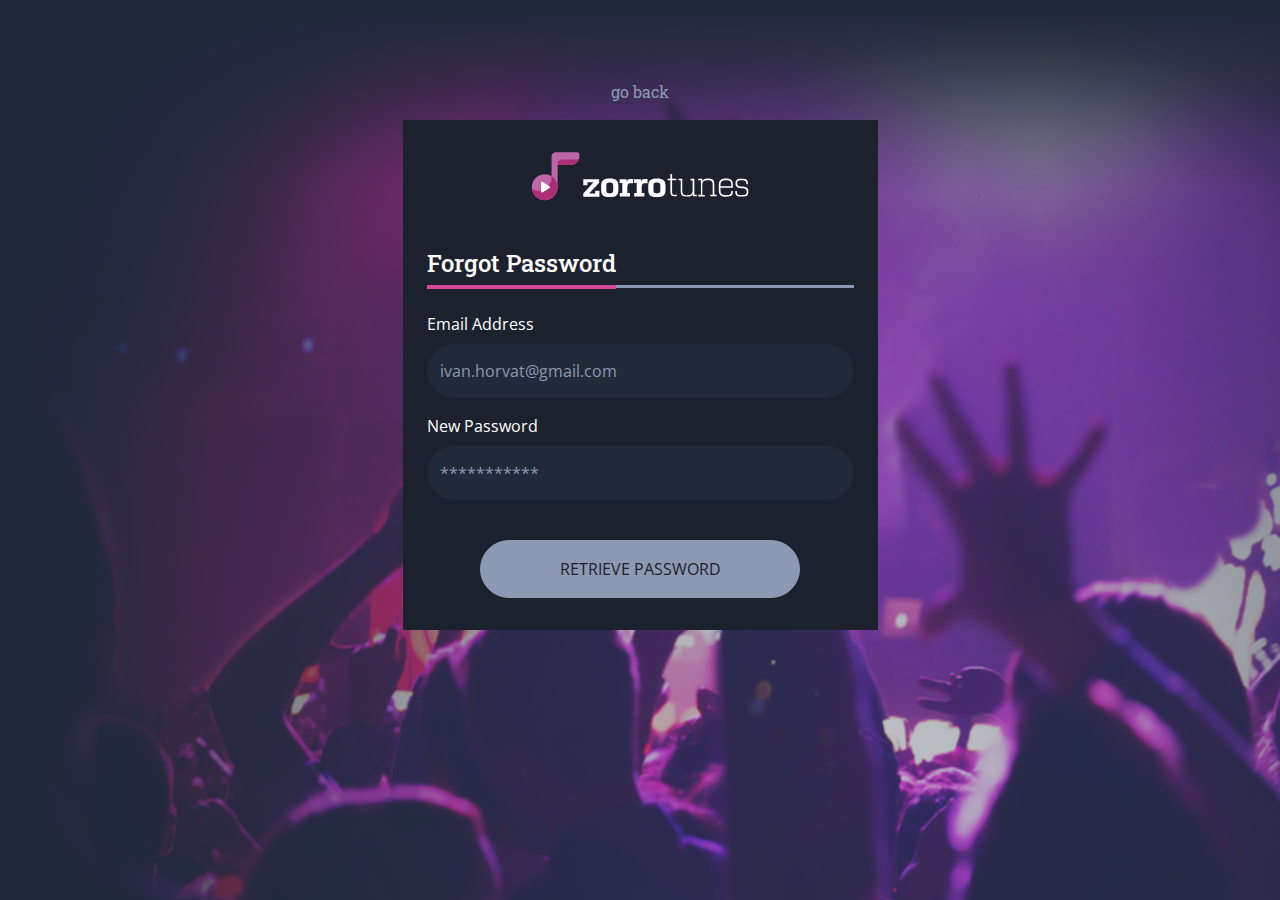
<file: forgot-password.html>
<!DOCTYPE html>
<html class="no-js" lang="en">
<head>
  <meta charset="UTF-8">
  <meta name="viewport" content="width=device-width, initial-scale=1.0">
  <meta http-equiv="X-UA-Compatible" content="ie=edge">
  <!-- bootstrap css -->
  <link rel="stylesheet" href="css/bootstrap.min.css">
  <!-- font awesome -->
  <link rel="stylesheet" href="css/all.css">
  <!-- main css -->
  <link rel="stylesheet" href="css/style.css">

  <title>Zorrotunes</title>
</head>

 <body class="bg-crowd">
    <section class="m-2 m-sm-5 py-3">
    <div class="container">
      <div class="row m-3">
        <div class="col text-center"><a href="/"> go back</a></div>
      </div>
      <div class="row">
        <div class="col-11 col-md-7 col-lg-5 mx-auto bg-black px-4 py-2 ">
          <!-- logo -->
          <div class="row">
            <div class="col-8 mx-auto my-4">
                <img class="img-fluid" src="./img/zorroTunes_horizontal_logo.svg" alt="Zoro Tunes Main">
            </div>
          </div>
          <!-- end of logo -->
          <!-- tab title  -->
          <div class="row mx-0 my-4 border-default">
            <div class="col text-capitalize p-0">
              <h4 class="border-active">forgot password</h4></div>
          </div>
          <!-- end of tab title -->
          <div class="row">
            <div class="col mx-auto">
              <!-- forgot password form -->
              <form class="form text-capitalize">
                <div class="form-row">
                  <div class="form-group col mx-auto">
                    <label for="email">email address</label>
                    <input type="email" class="form-control" id="email" placeholder="ivan.horvat@gmail.com">
                  </div>
                </div>
                <div class="form-row">
                  <div class="form-group col mx-auto">
                    <label for="login-password"> new password</label>
                    <input type="password" class="form-control" id="new-password" placeholder="***********">
                  </div>
                </div>
                <button class="btn btn-block btn-gray text-uppercase w-75 mx-auto py-3 my-4" type="submit">retrieve password</button>
              </form>
              <!-- end of forgot password form -->
            </div>
          </div>

        </div>
      </div>
    </div>
  </section>

  <!-- jquery -->
  <script src="js/jquery-3.3.1.min.js"></script>
  <!-- bootstrap js -->
  <script src="js/bootstrap.bundle.min.js"></script>
  <!-- script js -->
  <script src="js/app.js"></script>
</body>

</html>
</file>
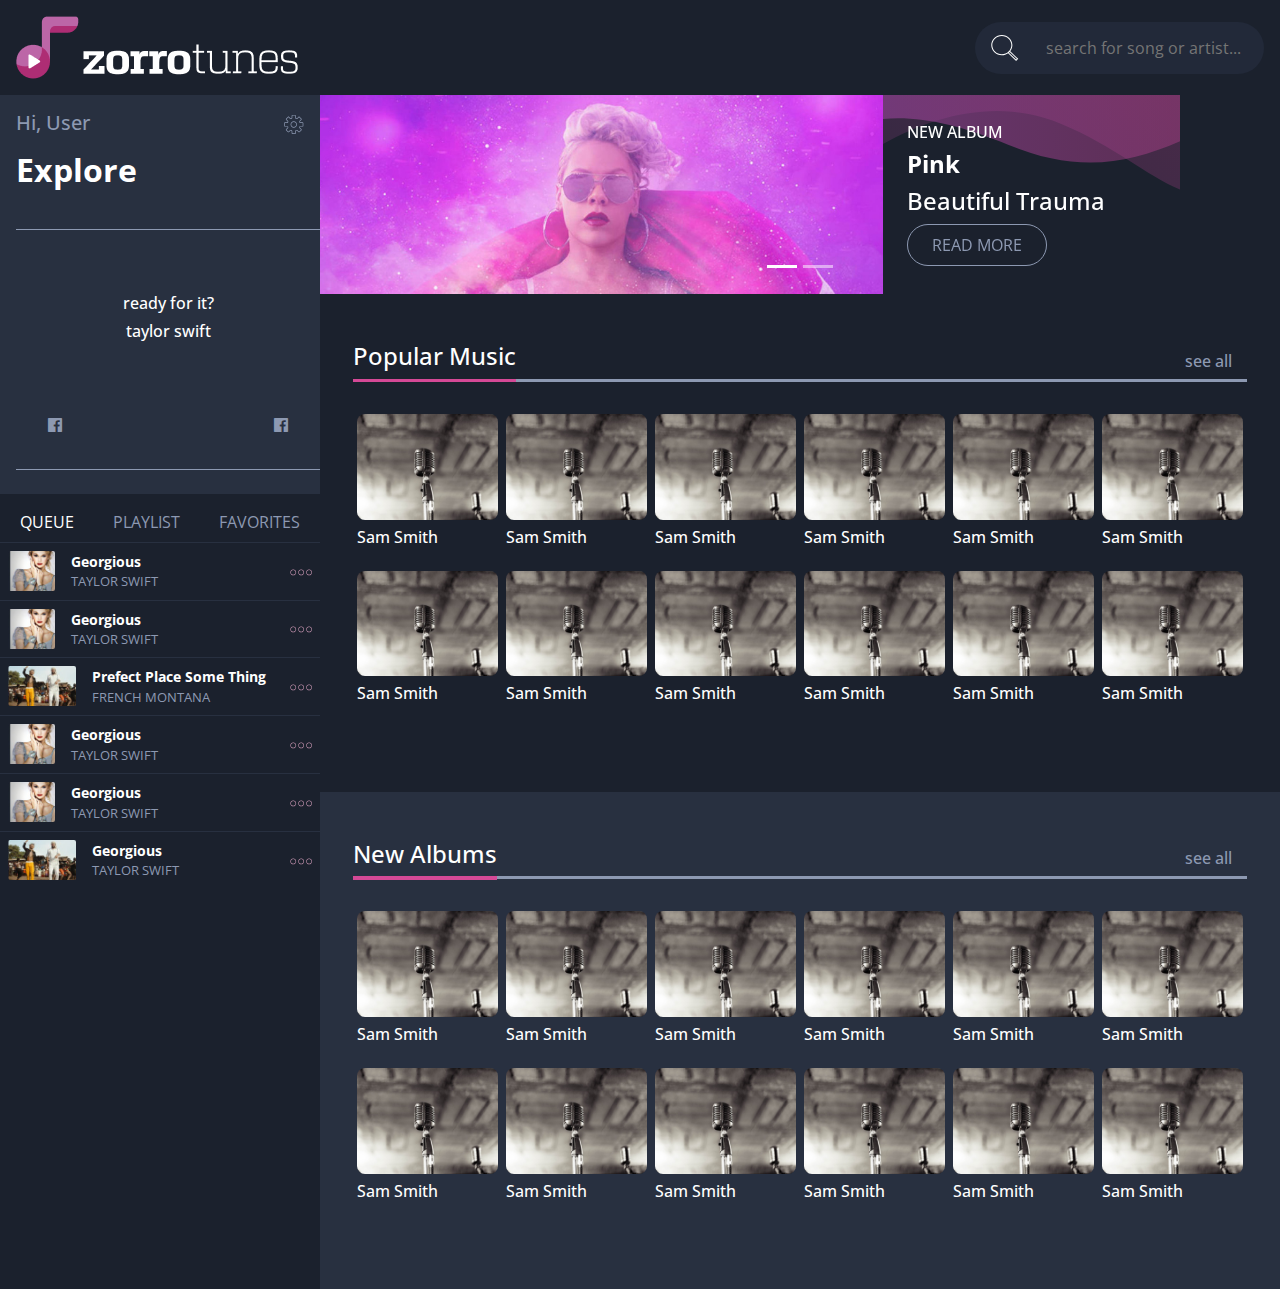
<file: homepage.html>
<!DOCTYPE html>
<html lang="en">

  <head>
    <meta charset="UTF-8">
    <meta name="viewport" content="width=device-width, initial-scale=1.0">
    <meta http-equiv="X-UA-Compatible" content="ie=edge">
    <title>Zorro Tunes</title>
    <!-- bootstrap css -->
    <link rel="stylesheet" href="css/bootstrap.min.css">
    <!-- font awesome -->
    <link rel="stylesheet" href="css/all.css">
    <!-- main css -->
    <link rel="stylesheet" href="css/style.css">
  </head>

  <body class="homepage">
    <header class="container-fluid p-3">
      <div class="row justify-content-between align-items-center">
        <div class="col-3 d-none d-md-block">
            <img src="./img/zorroTunes_logo.png" alt="logo" class="img-fluid">
        </div>
        <div class="col-9 col-lg-3 col-md-8 bg-black">
          <form>
            <div class="input-group search-box">
              <div class="input-group-prepend ">
                <span class="search-icon">
                  <svg width="28" height="27" viewBox="0 0 28 27" fill="none" xmlns="http://www.w3.org/2000/svg">
                  <path d="M27.2239 24.8684L19.2636 17.1943C20.586 15.4926 21.3777 13.3928 21.3777 11.11C21.3777 5.49571 16.64 0.928223 10.8215 0.928223C4.9984 0.928223 0.263672 5.49571 0.263672 11.11C0.263672 16.7216 4.9984 21.2908 10.8215 21.2908C13.1871 21.2908 15.3702 20.5266 17.1322 19.2506L25.0924 26.9282L27.2239 24.8684ZM1.269 11.11C1.269 6.02888 5.55041 1.89948 10.8206 1.89948C16.0844 1.89948 20.3713 6.02888 20.3713 11.11C20.3713 16.1858 16.0844 20.3196 10.8206 20.3196C5.55133 20.3196 1.269 16.1858 1.269 11.11ZM18.1431 18.4268C18.2353 18.3442 18.3209 18.258 18.4094 18.1718C18.4813 18.0972 18.5596 18.0305 18.6305 17.9541L25.8001 24.8684L25.0905 25.5562L17.9192 18.641C18.0002 18.5726 18.0685 18.497 18.1431 18.4268Z" fill="white"/>
                  </svg>
                </span>
              </div>
              <input type="text" class="search-input" id="search-item" placeholder="search for song or artist...">
            </div>
          </form>
        </div>
      </div>

    </header>

    <div class="container-fluid">
      <div class="row">
        <div class="col-lg-3 col-md-4 col-12 px-0 sidebar order-2 order-md-1">
          <div class="sidebar-header py-3 px-3 bg-dark-gray">
            <div class="sidebar-header-title d-flex justify-content-between align-items-center mb-2">
            <h5 class="text-capitalize">Hi, user</h5>
            <a href="">
              <svg width="20" height="21" viewBox="0 0 20 21" fill="none" xmlns="http://www.w3.org/2000/svg">
              <path d="M18.376 8.35081H16.58C16.291 8.35081 16.054 8.19081 15.943 7.92581C15.834 7.65781 15.889 7.37681 16.092 7.17381L17.363 5.90281C17.549 5.71681 17.651 5.46881 17.651 5.20481C17.651 4.94081 17.548 4.69281 17.363 4.50481L15.743 2.88481C15.37 2.51181 14.719 2.51181 14.346 2.88481L13.075 4.15581C12.872 4.35881 12.591 4.41681 12.325 4.30481C12.058 4.19381 11.898 3.95581 11.898 3.66781V1.87081C11.898 1.32581 11.456 0.882812 10.911 0.882812H8.621C8.076 0.882812 7.634 1.32581 7.634 1.87081V3.66781C7.634 3.95581 7.47401 4.19381 7.20901 4.30481C6.94101 4.41581 6.66 4.35881 6.457 4.15581L5.186 2.88481C4.813 2.51181 4.162 2.51181 3.789 2.88481L2.16901 4.50481C1.98301 4.69081 1.88 4.94081 1.88 5.20481C1.88 5.46881 1.98301 5.71681 2.16901 5.90281L3.44 7.17381C3.643 7.37681 3.69899 7.65781 3.58899 7.92581C3.47999 8.19081 3.24 8.35081 2.952 8.35081H1.155C0.609999 8.35081 0.166992 8.79281 0.166992 9.33781V11.6278C0.166992 12.1728 0.609999 12.6148 1.155 12.6148H2.952C3.24 12.6148 3.47799 12.7748 3.58899 13.0418C3.69999 13.3078 3.643 13.5888 3.44 13.7918L2.16901 15.0628C1.98301 15.2488 1.88 15.4988 1.88 15.7608C1.88 16.0258 1.98301 16.2748 2.16901 16.4598L3.789 18.0798C4.162 18.4528 4.813 18.4528 5.186 18.0798L6.457 16.8088C6.66 16.6058 6.94101 16.5498 7.20901 16.6598C7.47401 16.7708 7.634 17.0088 7.634 17.2968V19.0938C7.634 19.6378 8.076 20.0808 8.621 20.0808H10.911C11.456 20.0808 11.898 19.6378 11.898 19.0938V17.2968C11.898 17.0078 12.058 16.7708 12.323 16.6598C12.591 16.5488 12.872 16.6058 13.075 16.8088L14.346 18.0798C14.719 18.4528 15.37 18.4528 15.743 18.0798L17.363 16.4598C17.549 16.2738 17.651 16.0258 17.651 15.7608C17.651 15.4988 17.548 15.2498 17.363 15.0628L16.092 13.7918C15.889 13.5888 15.833 13.3078 15.943 13.0418C16.052 12.7748 16.292 12.6148 16.58 12.6148H18.376C18.921 12.6148 19.364 12.1728 19.364 11.6278V9.33781C19.364 8.79281 18.921 8.35081 18.376 8.35081ZM18.654 11.6278C18.654 11.7808 18.529 11.9048 18.376 11.9048H16.58C16.003 11.9048 15.507 12.2368 15.287 12.7698C15.065 13.3028 15.181 13.8878 15.591 14.2958L16.86 15.5658C16.969 15.6738 16.969 15.8488 16.86 15.9588L15.242 17.5768C15.133 17.6848 14.957 17.6868 14.849 17.5768L13.578 16.3078C13.17 15.8978 12.585 15.7838 12.052 16.0038C11.519 16.2248 11.187 16.7208 11.187 17.2968V19.0938C11.187 19.2458 11.062 19.3718 10.91 19.3718H8.62C8.46799 19.3718 8.34201 19.2468 8.34201 19.0938V17.2968C8.34201 16.7208 8.012 16.2238 7.478 16.0038C7.299 15.9288 7.11501 15.8928 6.93301 15.8928C6.57401 15.8928 6.223 16.0358 5.953 16.3058L4.68301 17.5768C4.57401 17.6868 4.398 17.6848 4.289 17.5768L2.67099 15.9588C2.56399 15.8498 2.56399 15.6738 2.67099 15.5648L3.94199 14.2958C4.34999 13.8878 4.46599 13.3018 4.24399 12.7698C4.02399 12.2368 3.52899 11.9048 2.95099 11.9048H1.15399C1.00099 11.9048 0.877991 11.7798 0.877991 11.6278V9.33781C0.877991 9.18581 1.00099 9.06081 1.15399 9.06081H2.95099C3.52899 9.06081 4.02399 8.73081 4.24399 8.19581C4.46599 7.66281 4.34999 7.07781 3.94199 6.67081L2.67099 5.40081C2.56399 5.29181 2.56399 5.11581 2.67099 5.00681L4.289 3.38881C4.398 3.28181 4.57401 3.28181 4.68301 3.38881L5.953 4.65781C6.361 5.06581 6.946 5.18381 7.478 4.96181C8.013 4.74181 8.34201 4.24681 8.34201 3.66881V1.87181C8.34201 1.71881 8.467 1.59581 8.62 1.59581H10.91C11.062 1.59581 11.187 1.71881 11.187 1.87181V3.66881C11.187 4.24681 11.519 4.74181 12.052 4.96181C12.585 5.18381 13.17 5.06781 13.578 4.65981L14.849 3.38881C14.957 3.28181 15.134 3.28181 15.242 3.38881L16.86 5.00881C16.969 5.11581 16.969 5.29381 16.86 5.40081L15.591 6.67081C15.183 7.07781 15.065 7.66381 15.287 8.19781C15.508 8.73081 16.004 9.06181 16.58 9.06181H18.376C18.529 9.06081 18.654 9.18581 18.654 9.33781V11.6278Z" fill="#8D99B2"/>
              <path d="M9.7674 7.28271C8.00139 7.28271 6.56641 8.71871 6.56641 10.4837C6.56641 12.2477 8.0024 13.6827 9.7674 13.6827C11.5314 13.6827 12.9664 12.2467 12.9664 10.4837C12.9664 8.71771 11.5304 7.28271 9.7674 7.28271ZM9.7674 12.9707C8.39439 12.9707 7.27841 11.8547 7.27841 10.4837C7.27841 9.11071 8.39439 7.99472 9.7674 7.99472C11.1384 7.99472 12.2544 9.11071 12.2544 10.4837C12.2544 11.8547 11.1384 12.9707 9.7674 12.9707Z" fill="#8D99B2"/>
              </svg>
            </a>
          </div>
          <a href="#" class="h2 font-weight-bold">Explore</a>
          </div>
          <div class="bg-dark-gray py-4">
            <div class="sidebar-player p-3 ml-3 d-flex flex-column justify-content-center">
              <div class="sidebar-player-image mx-auto"></div>
              <div class="sidebar-player-title  py-5 d-flex flex-column justify-content-center align-items-center ">
                <h6 >ready for it?</h6>
                <h6>taylor swift</h6>

              </div>
              <div class="sidebar-player-options  p-3 d-flex justify-content-between">
                <a href="#"><i class="fab fa-facebook"></i></a>
                <a href="#"><i class="fab fa-facebook"></i></a>
              </div>
            </div>
          </div>
          <div class="sidebar-tracks bg-black py-2">
            <div class="d-flex justify-content-around py-2">
              <a href="" class="text-uppercase selected">queue</a>
              <a href="" class="text-uppercase">playlist</a>
              <a href="" class="text-uppercase">favorites</a>
            </div>
            <div class="row align-items-center justify-content-between track-item m-0 p-2">
              <div class="d-flex">
                <img src="./img/taylor_thumb.png" alt="" class="track-item-image">
                <div class="d-flex flex-column justify-content-left">
                  <span class="track-item-title"> Georgious</span>
                  <span>taylor swift</span>
                </div>
              </div>

              <a href="#">
                <svg width="22" height="7" viewBox="0 0 22 7" fill="none" xmlns="http://www.w3.org/2000/svg">
                <path d="M0.345703 3.39392C0.345703 2.59392 0.626696 1.91291 1.1917 1.34991C1.7547 0.785915 2.43671 0.50293 3.23671 0.50293C4.03571 0.50293 4.71672 0.784915 5.28172 1.34991C5.84472 1.91291 6.1277 2.59392 6.1277 3.39392C6.1277 4.19392 5.84572 4.87494 5.28172 5.43994C4.71772 6.00294 4.03571 6.28491 3.23671 6.28491C2.43671 6.28491 1.7557 6.00294 1.1917 5.43994C0.626696 4.87494 0.345703 4.19392 0.345703 3.39392ZM0.923706 3.39392C0.923706 4.03092 1.1497 4.57494 1.6017 5.02594C2.0527 5.47694 2.59771 5.70294 3.23671 5.70294C3.87471 5.70294 4.41972 5.47694 4.87172 5.02594C5.32272 4.57494 5.5497 4.03092 5.5497 3.39392C5.5497 2.75692 5.32272 2.21296 4.87172 1.76196C4.41972 1.31096 3.87471 1.08496 3.23671 1.08496C2.59771 1.08496 2.0527 1.31096 1.6017 1.76196C1.1487 2.21296 0.923706 2.75692 0.923706 3.39392Z" fill="#D09BB8"/>
                <path d="M8.27344 3.39392C8.27344 2.59392 8.55545 1.91291 9.11945 1.34991C9.68245 0.785915 10.3645 0.50293 11.1645 0.50293C11.9645 0.50293 12.6454 0.784915 13.2094 1.34991C13.7724 1.91291 14.0555 2.59392 14.0555 3.39392C14.0555 4.19392 13.7734 4.87494 13.2094 5.43994C12.6464 6.00294 11.9645 6.28491 11.1645 6.28491C10.3645 6.28491 9.68345 6.00294 9.11945 5.43994C8.55645 4.87494 8.27344 4.19392 8.27344 3.39392ZM8.85245 3.39392C8.85245 4.03092 9.07846 4.57494 9.53046 5.02594C9.98246 5.47694 10.5274 5.70294 11.1654 5.70294C11.8034 5.70294 12.3484 5.47694 12.8004 5.02594C13.2524 4.57494 13.4785 4.03092 13.4785 3.39392C13.4785 2.75692 13.2524 2.21296 12.8004 1.76196C12.3484 1.31096 11.8034 1.08496 11.1654 1.08496C10.5274 1.08496 9.98246 1.31096 9.53046 1.76196C9.07846 2.21296 8.85245 2.75692 8.85245 3.39392Z" fill="#D09BB8"/>
                <path d="M16.2031 3.39392C16.2031 2.59392 16.4851 1.91291 17.0491 1.34991C17.6131 0.785915 18.2951 0.50293 19.0941 0.50293C19.8941 0.50293 20.5751 0.784915 21.1391 1.34991C21.7031 1.91291 21.9851 2.59392 21.9851 3.39392C21.9851 4.19392 21.7041 4.87494 21.1391 5.43994C20.5761 6.00294 19.8941 6.28491 19.0941 6.28491C18.2951 6.28491 17.6141 6.00294 17.0491 5.43994C16.4851 4.87494 16.2031 4.19392 16.2031 3.39392ZM16.7811 3.39392C16.7811 4.03092 17.0081 4.57494 17.4591 5.02594C17.9111 5.47694 18.4561 5.70294 19.0941 5.70294C19.7331 5.70294 20.2781 5.47694 20.7291 5.02594C21.1811 4.57494 21.4071 4.03092 21.4071 3.39392C21.4071 2.75692 21.1811 2.21296 20.7291 1.76196C20.2781 1.31096 19.7331 1.08496 19.0941 1.08496C18.4561 1.08496 17.9111 1.31096 17.4591 1.76196C17.0081 2.21296 16.7811 2.75692 16.7811 3.39392Z" fill="#D09BB8"/>
                </svg>
              </a>
            </div>
            <div class="row align-items-center justify-content-between track-item m-0 p-2">
              <div class="d-flex">
                <img src="./img/taylor_thumb.png" alt="" class="track-item-image">
                <div class="d-flex flex-column justify-content-left">
                  <span class="track-item-title"> Georgious</span>
                  <span>taylor swift</span>
                </div>
              </div>

              <a href="#">
                <svg width="22" height="7" viewBox="0 0 22 7" fill="none" xmlns="http://www.w3.org/2000/svg">
                <path d="M0.345703 3.39392C0.345703 2.59392 0.626696 1.91291 1.1917 1.34991C1.7547 0.785915 2.43671 0.50293 3.23671 0.50293C4.03571 0.50293 4.71672 0.784915 5.28172 1.34991C5.84472 1.91291 6.1277 2.59392 6.1277 3.39392C6.1277 4.19392 5.84572 4.87494 5.28172 5.43994C4.71772 6.00294 4.03571 6.28491 3.23671 6.28491C2.43671 6.28491 1.7557 6.00294 1.1917 5.43994C0.626696 4.87494 0.345703 4.19392 0.345703 3.39392ZM0.923706 3.39392C0.923706 4.03092 1.1497 4.57494 1.6017 5.02594C2.0527 5.47694 2.59771 5.70294 3.23671 5.70294C3.87471 5.70294 4.41972 5.47694 4.87172 5.02594C5.32272 4.57494 5.5497 4.03092 5.5497 3.39392C5.5497 2.75692 5.32272 2.21296 4.87172 1.76196C4.41972 1.31096 3.87471 1.08496 3.23671 1.08496C2.59771 1.08496 2.0527 1.31096 1.6017 1.76196C1.1487 2.21296 0.923706 2.75692 0.923706 3.39392Z" fill="#D09BB8"/>
                <path d="M8.27344 3.39392C8.27344 2.59392 8.55545 1.91291 9.11945 1.34991C9.68245 0.785915 10.3645 0.50293 11.1645 0.50293C11.9645 0.50293 12.6454 0.784915 13.2094 1.34991C13.7724 1.91291 14.0555 2.59392 14.0555 3.39392C14.0555 4.19392 13.7734 4.87494 13.2094 5.43994C12.6464 6.00294 11.9645 6.28491 11.1645 6.28491C10.3645 6.28491 9.68345 6.00294 9.11945 5.43994C8.55645 4.87494 8.27344 4.19392 8.27344 3.39392ZM8.85245 3.39392C8.85245 4.03092 9.07846 4.57494 9.53046 5.02594C9.98246 5.47694 10.5274 5.70294 11.1654 5.70294C11.8034 5.70294 12.3484 5.47694 12.8004 5.02594C13.2524 4.57494 13.4785 4.03092 13.4785 3.39392C13.4785 2.75692 13.2524 2.21296 12.8004 1.76196C12.3484 1.31096 11.8034 1.08496 11.1654 1.08496C10.5274 1.08496 9.98246 1.31096 9.53046 1.76196C9.07846 2.21296 8.85245 2.75692 8.85245 3.39392Z" fill="#D09BB8"/>
                <path d="M16.2031 3.39392C16.2031 2.59392 16.4851 1.91291 17.0491 1.34991C17.6131 0.785915 18.2951 0.50293 19.0941 0.50293C19.8941 0.50293 20.5751 0.784915 21.1391 1.34991C21.7031 1.91291 21.9851 2.59392 21.9851 3.39392C21.9851 4.19392 21.7041 4.87494 21.1391 5.43994C20.5761 6.00294 19.8941 6.28491 19.0941 6.28491C18.2951 6.28491 17.6141 6.00294 17.0491 5.43994C16.4851 4.87494 16.2031 4.19392 16.2031 3.39392ZM16.7811 3.39392C16.7811 4.03092 17.0081 4.57494 17.4591 5.02594C17.9111 5.47694 18.4561 5.70294 19.0941 5.70294C19.7331 5.70294 20.2781 5.47694 20.7291 5.02594C21.1811 4.57494 21.4071 4.03092 21.4071 3.39392C21.4071 2.75692 21.1811 2.21296 20.7291 1.76196C20.2781 1.31096 19.7331 1.08496 19.0941 1.08496C18.4561 1.08496 17.9111 1.31096 17.4591 1.76196C17.0081 2.21296 16.7811 2.75692 16.7811 3.39392Z" fill="#D09BB8"/>
                </svg>
              </a>
            </div>
            <div class="row align-items-center justify-content-between track-item m-0 p-2">
              <div class="d-flex">
                <img src="./img/unforgettable_thumb.png" alt="" class="track-item-image">
                <div class="d-flex flex-column justify-content-left">
                  <span class="track-item-title"> prefect place some thing</span>
                  <span>french montana</span>
                </div>
              </div>
              <a href="#">
                <svg width="22" height="7" viewBox="0 0 22 7" fill="none" xmlns="http://www.w3.org/2000/svg">
                <path d="M0.345703 3.39392C0.345703 2.59392 0.626696 1.91291 1.1917 1.34991C1.7547 0.785915 2.43671 0.50293 3.23671 0.50293C4.03571 0.50293 4.71672 0.784915 5.28172 1.34991C5.84472 1.91291 6.1277 2.59392 6.1277 3.39392C6.1277 4.19392 5.84572 4.87494 5.28172 5.43994C4.71772 6.00294 4.03571 6.28491 3.23671 6.28491C2.43671 6.28491 1.7557 6.00294 1.1917 5.43994C0.626696 4.87494 0.345703 4.19392 0.345703 3.39392ZM0.923706 3.39392C0.923706 4.03092 1.1497 4.57494 1.6017 5.02594C2.0527 5.47694 2.59771 5.70294 3.23671 5.70294C3.87471 5.70294 4.41972 5.47694 4.87172 5.02594C5.32272 4.57494 5.5497 4.03092 5.5497 3.39392C5.5497 2.75692 5.32272 2.21296 4.87172 1.76196C4.41972 1.31096 3.87471 1.08496 3.23671 1.08496C2.59771 1.08496 2.0527 1.31096 1.6017 1.76196C1.1487 2.21296 0.923706 2.75692 0.923706 3.39392Z" fill="#D09BB8"/>
                <path d="M8.27344 3.39392C8.27344 2.59392 8.55545 1.91291 9.11945 1.34991C9.68245 0.785915 10.3645 0.50293 11.1645 0.50293C11.9645 0.50293 12.6454 0.784915 13.2094 1.34991C13.7724 1.91291 14.0555 2.59392 14.0555 3.39392C14.0555 4.19392 13.7734 4.87494 13.2094 5.43994C12.6464 6.00294 11.9645 6.28491 11.1645 6.28491C10.3645 6.28491 9.68345 6.00294 9.11945 5.43994C8.55645 4.87494 8.27344 4.19392 8.27344 3.39392ZM8.85245 3.39392C8.85245 4.03092 9.07846 4.57494 9.53046 5.02594C9.98246 5.47694 10.5274 5.70294 11.1654 5.70294C11.8034 5.70294 12.3484 5.47694 12.8004 5.02594C13.2524 4.57494 13.4785 4.03092 13.4785 3.39392C13.4785 2.75692 13.2524 2.21296 12.8004 1.76196C12.3484 1.31096 11.8034 1.08496 11.1654 1.08496C10.5274 1.08496 9.98246 1.31096 9.53046 1.76196C9.07846 2.21296 8.85245 2.75692 8.85245 3.39392Z" fill="#D09BB8"/>
                <path d="M16.2031 3.39392C16.2031 2.59392 16.4851 1.91291 17.0491 1.34991C17.6131 0.785915 18.2951 0.50293 19.0941 0.50293C19.8941 0.50293 20.5751 0.784915 21.1391 1.34991C21.7031 1.91291 21.9851 2.59392 21.9851 3.39392C21.9851 4.19392 21.7041 4.87494 21.1391 5.43994C20.5761 6.00294 19.8941 6.28491 19.0941 6.28491C18.2951 6.28491 17.6141 6.00294 17.0491 5.43994C16.4851 4.87494 16.2031 4.19392 16.2031 3.39392ZM16.7811 3.39392C16.7811 4.03092 17.0081 4.57494 17.4591 5.02594C17.9111 5.47694 18.4561 5.70294 19.0941 5.70294C19.7331 5.70294 20.2781 5.47694 20.7291 5.02594C21.1811 4.57494 21.4071 4.03092 21.4071 3.39392C21.4071 2.75692 21.1811 2.21296 20.7291 1.76196C20.2781 1.31096 19.7331 1.08496 19.0941 1.08496C18.4561 1.08496 17.9111 1.31096 17.4591 1.76196C17.0081 2.21296 16.7811 2.75692 16.7811 3.39392Z" fill="#D09BB8"/>
                </svg>
              </a>
            </div>
            <div class="row align-items-center justify-content-between track-item m-0 p-2">
              <div class="d-flex">
                <img src="./img/taylor_thumb.png" alt="" class="track-item-image">
                <div class="d-flex flex-column justify-content-left">
                  <span class="track-item-title"> Georgious</span>
                  <span>taylor swift</span>
                </div>
              </div>

              <a href="#">
                <svg width="22" height="7" viewBox="0 0 22 7" fill="none" xmlns="http://www.w3.org/2000/svg">
                <path d="M0.345703 3.39392C0.345703 2.59392 0.626696 1.91291 1.1917 1.34991C1.7547 0.785915 2.43671 0.50293 3.23671 0.50293C4.03571 0.50293 4.71672 0.784915 5.28172 1.34991C5.84472 1.91291 6.1277 2.59392 6.1277 3.39392C6.1277 4.19392 5.84572 4.87494 5.28172 5.43994C4.71772 6.00294 4.03571 6.28491 3.23671 6.28491C2.43671 6.28491 1.7557 6.00294 1.1917 5.43994C0.626696 4.87494 0.345703 4.19392 0.345703 3.39392ZM0.923706 3.39392C0.923706 4.03092 1.1497 4.57494 1.6017 5.02594C2.0527 5.47694 2.59771 5.70294 3.23671 5.70294C3.87471 5.70294 4.41972 5.47694 4.87172 5.02594C5.32272 4.57494 5.5497 4.03092 5.5497 3.39392C5.5497 2.75692 5.32272 2.21296 4.87172 1.76196C4.41972 1.31096 3.87471 1.08496 3.23671 1.08496C2.59771 1.08496 2.0527 1.31096 1.6017 1.76196C1.1487 2.21296 0.923706 2.75692 0.923706 3.39392Z" fill="#D09BB8"/>
                <path d="M8.27344 3.39392C8.27344 2.59392 8.55545 1.91291 9.11945 1.34991C9.68245 0.785915 10.3645 0.50293 11.1645 0.50293C11.9645 0.50293 12.6454 0.784915 13.2094 1.34991C13.7724 1.91291 14.0555 2.59392 14.0555 3.39392C14.0555 4.19392 13.7734 4.87494 13.2094 5.43994C12.6464 6.00294 11.9645 6.28491 11.1645 6.28491C10.3645 6.28491 9.68345 6.00294 9.11945 5.43994C8.55645 4.87494 8.27344 4.19392 8.27344 3.39392ZM8.85245 3.39392C8.85245 4.03092 9.07846 4.57494 9.53046 5.02594C9.98246 5.47694 10.5274 5.70294 11.1654 5.70294C11.8034 5.70294 12.3484 5.47694 12.8004 5.02594C13.2524 4.57494 13.4785 4.03092 13.4785 3.39392C13.4785 2.75692 13.2524 2.21296 12.8004 1.76196C12.3484 1.31096 11.8034 1.08496 11.1654 1.08496C10.5274 1.08496 9.98246 1.31096 9.53046 1.76196C9.07846 2.21296 8.85245 2.75692 8.85245 3.39392Z" fill="#D09BB8"/>
                <path d="M16.2031 3.39392C16.2031 2.59392 16.4851 1.91291 17.0491 1.34991C17.6131 0.785915 18.2951 0.50293 19.0941 0.50293C19.8941 0.50293 20.5751 0.784915 21.1391 1.34991C21.7031 1.91291 21.9851 2.59392 21.9851 3.39392C21.9851 4.19392 21.7041 4.87494 21.1391 5.43994C20.5761 6.00294 19.8941 6.28491 19.0941 6.28491C18.2951 6.28491 17.6141 6.00294 17.0491 5.43994C16.4851 4.87494 16.2031 4.19392 16.2031 3.39392ZM16.7811 3.39392C16.7811 4.03092 17.0081 4.57494 17.4591 5.02594C17.9111 5.47694 18.4561 5.70294 19.0941 5.70294C19.7331 5.70294 20.2781 5.47694 20.7291 5.02594C21.1811 4.57494 21.4071 4.03092 21.4071 3.39392C21.4071 2.75692 21.1811 2.21296 20.7291 1.76196C20.2781 1.31096 19.7331 1.08496 19.0941 1.08496C18.4561 1.08496 17.9111 1.31096 17.4591 1.76196C17.0081 2.21296 16.7811 2.75692 16.7811 3.39392Z" fill="#D09BB8"/>
                </svg>
              </a>
            </div>
            <div class="row align-items-center justify-content-between track-item m-0 p-2">
              <div class="d-flex">
                <img src="./img/taylor_thumb.png" alt="" class="track-item-image">
                <div class="d-flex flex-column justify-content-left">
                  <span class="track-item-title"> Georgious</span>
                  <span>taylor swift</span>
                </div>
              </div>

              <a href="#">
                <svg width="22" height="7" viewBox="0 0 22 7" fill="none" xmlns="http://www.w3.org/2000/svg">
                <path d="M0.345703 3.39392C0.345703 2.59392 0.626696 1.91291 1.1917 1.34991C1.7547 0.785915 2.43671 0.50293 3.23671 0.50293C4.03571 0.50293 4.71672 0.784915 5.28172 1.34991C5.84472 1.91291 6.1277 2.59392 6.1277 3.39392C6.1277 4.19392 5.84572 4.87494 5.28172 5.43994C4.71772 6.00294 4.03571 6.28491 3.23671 6.28491C2.43671 6.28491 1.7557 6.00294 1.1917 5.43994C0.626696 4.87494 0.345703 4.19392 0.345703 3.39392ZM0.923706 3.39392C0.923706 4.03092 1.1497 4.57494 1.6017 5.02594C2.0527 5.47694 2.59771 5.70294 3.23671 5.70294C3.87471 5.70294 4.41972 5.47694 4.87172 5.02594C5.32272 4.57494 5.5497 4.03092 5.5497 3.39392C5.5497 2.75692 5.32272 2.21296 4.87172 1.76196C4.41972 1.31096 3.87471 1.08496 3.23671 1.08496C2.59771 1.08496 2.0527 1.31096 1.6017 1.76196C1.1487 2.21296 0.923706 2.75692 0.923706 3.39392Z" fill="#D09BB8"/>
                <path d="M8.27344 3.39392C8.27344 2.59392 8.55545 1.91291 9.11945 1.34991C9.68245 0.785915 10.3645 0.50293 11.1645 0.50293C11.9645 0.50293 12.6454 0.784915 13.2094 1.34991C13.7724 1.91291 14.0555 2.59392 14.0555 3.39392C14.0555 4.19392 13.7734 4.87494 13.2094 5.43994C12.6464 6.00294 11.9645 6.28491 11.1645 6.28491C10.3645 6.28491 9.68345 6.00294 9.11945 5.43994C8.55645 4.87494 8.27344 4.19392 8.27344 3.39392ZM8.85245 3.39392C8.85245 4.03092 9.07846 4.57494 9.53046 5.02594C9.98246 5.47694 10.5274 5.70294 11.1654 5.70294C11.8034 5.70294 12.3484 5.47694 12.8004 5.02594C13.2524 4.57494 13.4785 4.03092 13.4785 3.39392C13.4785 2.75692 13.2524 2.21296 12.8004 1.76196C12.3484 1.31096 11.8034 1.08496 11.1654 1.08496C10.5274 1.08496 9.98246 1.31096 9.53046 1.76196C9.07846 2.21296 8.85245 2.75692 8.85245 3.39392Z" fill="#D09BB8"/>
                <path d="M16.2031 3.39392C16.2031 2.59392 16.4851 1.91291 17.0491 1.34991C17.6131 0.785915 18.2951 0.50293 19.0941 0.50293C19.8941 0.50293 20.5751 0.784915 21.1391 1.34991C21.7031 1.91291 21.9851 2.59392 21.9851 3.39392C21.9851 4.19392 21.7041 4.87494 21.1391 5.43994C20.5761 6.00294 19.8941 6.28491 19.0941 6.28491C18.2951 6.28491 17.6141 6.00294 17.0491 5.43994C16.4851 4.87494 16.2031 4.19392 16.2031 3.39392ZM16.7811 3.39392C16.7811 4.03092 17.0081 4.57494 17.4591 5.02594C17.9111 5.47694 18.4561 5.70294 19.0941 5.70294C19.7331 5.70294 20.2781 5.47694 20.7291 5.02594C21.1811 4.57494 21.4071 4.03092 21.4071 3.39392C21.4071 2.75692 21.1811 2.21296 20.7291 1.76196C20.2781 1.31096 19.7331 1.08496 19.0941 1.08496C18.4561 1.08496 17.9111 1.31096 17.4591 1.76196C17.0081 2.21296 16.7811 2.75692 16.7811 3.39392Z" fill="#D09BB8"/>
                </svg>
              </a>
            </div>
            <div class="row align-items-center justify-content-between track-item m-0 p-2">
              <div class="d-flex">
                <img src="./img/unforgettable_thumb.png" alt="" class="track-item-image">
                <div class="d-flex flex-column justify-content-left">
                  <span class="track-item-title"> Georgious</span>
                  <span>taylor swift</span>
                </div>
              </div>

              <a href="#">
                <svg width="22" height="7" viewBox="0 0 22 7" fill="none" xmlns="http://www.w3.org/2000/svg">
                <path d="M0.345703 3.39392C0.345703 2.59392 0.626696 1.91291 1.1917 1.34991C1.7547 0.785915 2.43671 0.50293 3.23671 0.50293C4.03571 0.50293 4.71672 0.784915 5.28172 1.34991C5.84472 1.91291 6.1277 2.59392 6.1277 3.39392C6.1277 4.19392 5.84572 4.87494 5.28172 5.43994C4.71772 6.00294 4.03571 6.28491 3.23671 6.28491C2.43671 6.28491 1.7557 6.00294 1.1917 5.43994C0.626696 4.87494 0.345703 4.19392 0.345703 3.39392ZM0.923706 3.39392C0.923706 4.03092 1.1497 4.57494 1.6017 5.02594C2.0527 5.47694 2.59771 5.70294 3.23671 5.70294C3.87471 5.70294 4.41972 5.47694 4.87172 5.02594C5.32272 4.57494 5.5497 4.03092 5.5497 3.39392C5.5497 2.75692 5.32272 2.21296 4.87172 1.76196C4.41972 1.31096 3.87471 1.08496 3.23671 1.08496C2.59771 1.08496 2.0527 1.31096 1.6017 1.76196C1.1487 2.21296 0.923706 2.75692 0.923706 3.39392Z" fill="#D09BB8"/>
                <path d="M8.27344 3.39392C8.27344 2.59392 8.55545 1.91291 9.11945 1.34991C9.68245 0.785915 10.3645 0.50293 11.1645 0.50293C11.9645 0.50293 12.6454 0.784915 13.2094 1.34991C13.7724 1.91291 14.0555 2.59392 14.0555 3.39392C14.0555 4.19392 13.7734 4.87494 13.2094 5.43994C12.6464 6.00294 11.9645 6.28491 11.1645 6.28491C10.3645 6.28491 9.68345 6.00294 9.11945 5.43994C8.55645 4.87494 8.27344 4.19392 8.27344 3.39392ZM8.85245 3.39392C8.85245 4.03092 9.07846 4.57494 9.53046 5.02594C9.98246 5.47694 10.5274 5.70294 11.1654 5.70294C11.8034 5.70294 12.3484 5.47694 12.8004 5.02594C13.2524 4.57494 13.4785 4.03092 13.4785 3.39392C13.4785 2.75692 13.2524 2.21296 12.8004 1.76196C12.3484 1.31096 11.8034 1.08496 11.1654 1.08496C10.5274 1.08496 9.98246 1.31096 9.53046 1.76196C9.07846 2.21296 8.85245 2.75692 8.85245 3.39392Z" fill="#D09BB8"/>
                <path d="M16.2031 3.39392C16.2031 2.59392 16.4851 1.91291 17.0491 1.34991C17.6131 0.785915 18.2951 0.50293 19.0941 0.50293C19.8941 0.50293 20.5751 0.784915 21.1391 1.34991C21.7031 1.91291 21.9851 2.59392 21.9851 3.39392C21.9851 4.19392 21.7041 4.87494 21.1391 5.43994C20.5761 6.00294 19.8941 6.28491 19.0941 6.28491C18.2951 6.28491 17.6141 6.00294 17.0491 5.43994C16.4851 4.87494 16.2031 4.19392 16.2031 3.39392ZM16.7811 3.39392C16.7811 4.03092 17.0081 4.57494 17.4591 5.02594C17.9111 5.47694 18.4561 5.70294 19.0941 5.70294C19.7331 5.70294 20.2781 5.47694 20.7291 5.02594C21.1811 4.57494 21.4071 4.03092 21.4071 3.39392C21.4071 2.75692 21.1811 2.21296 20.7291 1.76196C20.2781 1.31096 19.7331 1.08496 19.0941 1.08496C18.4561 1.08496 17.9111 1.31096 17.4591 1.76196C17.0081 2.21296 16.7811 2.75692 16.7811 3.39392Z" fill="#D09BB8"/>
                </svg>
              </a>
            </div>

          </div>
        </div>
        <div class="col-lg-9 col-md-8 col-12 p-0 content order-1 order-md-2">
          <!-- carousel section -->
          <section id="carousel" class="">
            <div class="container-fluid">
              <div class="row">
                <div class="col px-0 mx-auto">
                  <div id="example" class="carousel slide" data-ride='carousel'>
                    <!-- indicators -->
                    <ul class="carousel-indicators">
                      <li data-target="#example" data-slide-to='0' class="active"></li>
                      <li data-target="#example" data-slide-to='1'></li>
                    </ul>
                    <!-- images-->
                    <div class="carousel-inner">
                      <div class="carousel-item active">
                        <div class="row">
                          <div class="col-md-7 col-12 pr-0 subheader-image">
                              <img src="./img/pink_image.png" alt="new-album" class="img-fluid  w-100">
                          </div>
                          <div class="col-md-5 col-12 px-4 d-flex flex-column justify-content-center subheader-body  align-items-start bg-wave">
                            <!-- <div class="ocean">
                              <div class="wave"></div>
                              <div class="wave"></div>
                            </div> -->

                              <h6 class="text-uppercase">new album</h6>
                              <h4 class="text-capitalize font-weight-bold">pink</h4>
                              <h4 class="text-capitalize">beautiful trauma</h4>
                              <button class="btn btn-outline-gray px-4 py-2 text-uppercase ">read more</button>
                          </div>
                        </div>
                      </div>



                      <!-- <div class="carousel-item">
                        <div class="row">
                          <div class="col-7 pr-0">
                              <img src="./img/pink_image.png" alt="new-album" class="img-fluid  w-100">
                          </div>
                          <div class="col-5 px-5 d-flex flex-column justify-content-center">
                              <h6 class="text-uppercase">new album</h6>
                              <h4 class="text-capitalize font-weight-bold">pink</h4>
                              <h4 class="text-capitalize">beautiful trauma</h4>
                              <button class="btn btn-outline-gray w-50">read more</button>
                          </div>
                        </div>
                      </div> -->


                    <!-- end of images -->


                  </div>
                </div>
              </div>
            </div>
          </section>
          <!-- end of carousel section -->

          <!-- popular section -->
          <section class="popular p-5">
            <!-- tab -->
            <div class="row justify-content-between align-items-end border-default ">
              <div class="col-8 text-capitalize p-0">
                <h4 class="border-active">popular music</h4></div>
                <div class="col-4 text-lowercase text-right">
                   <a href=""><h6>see all</h6></a>
                </div>
            </div>
            <!-- end of tab -->
            <div class="row my-4">
              <!-- single item -->
              <div class="col-lg-2 col-md-4 col-sm-6 col-10 my-2 px-1">
                <div class="item-box">
                  <img src="img/music-1.jpeg" alt="image" class="img-fluid item-image" />
                  <div class="item-options d-flex justify-content-around">
                    <a href="#">
                      <svg width="9" height="31" viewBox="0 0 9 31" fill="none" xmlns="http://www.w3.org/2000/svg">
                      <path d="M4.52007 0.47998C5.62937 0.47998 6.57516 0.869676 7.35548 1.65196C8.13777 2.43327 8.5274 3.37906 8.5274 4.48737C8.5274 5.59374 8.13777 6.53955 7.35548 7.32183C6.57516 8.10314 5.62937 8.49572 4.52007 8.49572C3.41077 8.49572 2.46498 8.10412 1.68466 7.32183C0.903349 6.54053 0.511719 5.59471 0.511719 4.48737C0.511719 3.37808 0.903349 2.43327 1.68466 1.65196C2.46596 0.869676 3.41175 0.47998 4.52007 0.47998ZM4.52007 1.28086C3.63792 1.28086 2.88305 1.59419 2.2584 2.2208C1.63178 2.84643 1.31941 3.60131 1.31941 4.48737C1.31941 5.37051 1.63178 6.12638 2.2584 6.75299C2.88305 7.37862 3.63694 7.69287 4.52007 7.69287C5.4032 7.69287 6.15707 7.37862 6.7827 6.75299C7.40833 6.12638 7.72067 5.37051 7.72067 4.48737C7.72067 3.60131 7.40833 2.84643 6.7827 2.2208C6.15707 1.59419 5.4032 1.28086 4.52007 1.28086Z" fill="white"/>
                      <path d="M4.52007 11.4722C5.62937 11.4722 6.57516 11.8628 7.35548 12.6441C8.13777 13.4255 8.5274 14.3712 8.5274 15.4796C8.5274 16.5879 8.13777 17.5327 7.35548 18.314C6.57516 19.0953 5.62937 19.486 4.52007 19.486C3.41077 19.486 2.46498 19.0953 1.68466 18.314C0.903349 17.5327 0.511719 16.5889 0.511719 15.4796C0.511719 14.3703 0.903349 13.4245 1.68466 12.6441C2.46596 11.8628 3.41175 11.4722 4.52007 11.4722ZM4.52007 12.2731C3.63792 12.2731 2.88305 12.5854 2.2584 13.212C1.63178 13.8396 1.31941 14.5945 1.31941 15.4786C1.31941 16.3617 1.63178 17.1176 2.2584 17.7442C2.88305 18.3708 3.63694 18.6841 4.52007 18.6841C5.4032 18.6841 6.15707 18.3708 6.7827 17.7442C7.40833 17.1176 7.72067 16.3617 7.72067 15.4786C7.72067 14.5945 7.40833 13.8386 6.7827 13.212C6.15707 12.5864 5.4032 12.2731 4.52007 12.2731Z" fill="white"/>
                      <path d="M4.52007 22.4644C5.62937 22.4644 6.57516 22.855 7.35548 23.6363C8.13777 24.4186 8.5274 25.3634 8.5274 26.4717C8.5274 27.58 8.13777 28.5258 7.35548 29.3071C6.57516 30.0904 5.62937 30.48 4.52007 30.48C3.41077 30.48 2.46498 30.0904 1.68466 29.3071C0.903349 28.5258 0.511719 27.58 0.511719 26.4717C0.511719 25.3634 0.903349 24.4186 1.68466 23.6363C2.46596 22.855 3.41175 22.4644 4.52007 22.4644ZM4.52007 23.2652C3.63792 23.2652 2.88305 23.5785 2.2584 24.2051C1.63178 24.8317 1.31941 25.5866 1.31941 26.4707C1.31941 27.3558 1.63178 28.1117 2.2584 28.7373C2.88305 29.3639 3.63694 29.6762 4.52007 29.6762C5.4032 29.6762 6.15707 29.3639 6.7827 28.7373C7.40833 28.1107 7.72067 27.3558 7.72067 26.4707C7.72067 25.5866 7.40833 24.8317 6.7827 24.2051C6.15707 23.5785 5.4032 23.2652 4.52007 23.2652Z" fill="white"/>
                      </svg>
                    </a>
                    <a href="#">
                      <svg width="24" height="31" viewBox="0 0 24 31" fill="none" xmlns="http://www.w3.org/2000/svg">
                      <path d="M23.0035 15.836C23.0035 16.0698 22.8889 16.2935 22.6948 16.4248L1.98174 30.7102C1.86157 30.7961 1.71921 30.8359 1.57685 30.8359C1.46222 30.8359 1.34756 30.8073 1.24587 30.7564C1.01106 30.6307 0.862305 30.3903 0.862305 30.1213V1.55147C0.862305 1.28893 1.01106 1.04306 1.24587 0.917331C1.47975 0.797154 1.7654 0.808258 1.98265 0.962639L22.6957 15.248C22.888 15.3784 23.0035 15.6021 23.0035 15.836ZM21.0261 15.836L2.28406 2.91133V28.7606L21.0261 15.836Z" fill="white"/>
                      </svg>
                    </a>
                    <a href="#">
                      <svg width="30" height="31" viewBox="0 0 30 31" fill="none" xmlns="http://www.w3.org/2000/svg">
                      <path d="M29.3687 9.74044C28.9427 4.55658 25.6217 0.795898 21.4677 0.795898C18.6987 0.795898 16.1647 2.44249 14.7387 5.0816C13.3257 2.40778 10.8947 0.795898 8.17168 0.795898C4.01768 0.795898 0.696678 4.55658 0.270678 9.74044C0.237678 9.9704 0.0996782 11.1745 0.520678 13.14C1.12468 15.9743 2.52269 18.5527 4.56169 20.5941L14.7327 30.7959L25.0787 20.5952C27.1187 18.5527 28.5147 15.9743 29.1207 13.14C29.5407 11.1745 29.4027 9.9704 29.3687 9.74044ZM28.0267 12.8558C27.4737 15.4439 26.1937 17.8042 24.3267 19.6732L14.7387 29.1255L5.31462 19.6743C3.44562 17.8021 2.16574 15.4439 1.61174 12.8547C1.21474 10.9955 1.37771 9.94438 1.37871 9.93787L1.38665 9.87603C1.75265 5.33324 4.60568 2.03574 8.17168 2.03574C10.8037 2.03574 13.1197 3.82442 14.2197 6.70001L14.7377 8.05372L15.2537 6.70001C16.3357 3.86889 18.7747 2.0368 21.4687 2.0368C25.0357 2.0368 27.8887 5.33322 28.2597 9.9335C28.2607 9.94435 28.4237 10.9955 28.0267 12.8558Z" fill="white"/>
                      <path d="M9.20483 4.56641C6.10783 4.56641 3.59082 7.35088 3.59082 10.7721C3.59082 11.1159 3.84086 11.3926 4.15186 11.3926C4.46386 11.3926 4.71484 11.1159 4.71484 10.7721C4.71484 8.03426 6.72993 5.80737 9.20593 5.80737C9.51793 5.80737 9.76892 5.52857 9.76892 5.18689C9.76892 4.8452 9.51583 4.56641 9.20483 4.56641Z" fill="white"/>
                      </svg>
                    </a>
                  </div>
                </div>
                  <h6 class="mt-2 text-capitalize">sam smith</h6>
              </div>
              <!-- end of single item -->
              <!-- single item -->
              <div class="col-lg-2 col-md-4 col-sm-6 col-10 my-2 px-1">
                <div class="item-box">
                  <img src="img/music-1.jpeg" alt="image" class="img-fluid item-image" />
                  <div class="item-options d-flex justify-content-around">
                    <a href="#">
                      <svg width="9" height="31" viewBox="0 0 9 31" fill="none" xmlns="http://www.w3.org/2000/svg">
                      <path d="M4.52007 0.47998C5.62937 0.47998 6.57516 0.869676 7.35548 1.65196C8.13777 2.43327 8.5274 3.37906 8.5274 4.48737C8.5274 5.59374 8.13777 6.53955 7.35548 7.32183C6.57516 8.10314 5.62937 8.49572 4.52007 8.49572C3.41077 8.49572 2.46498 8.10412 1.68466 7.32183C0.903349 6.54053 0.511719 5.59471 0.511719 4.48737C0.511719 3.37808 0.903349 2.43327 1.68466 1.65196C2.46596 0.869676 3.41175 0.47998 4.52007 0.47998ZM4.52007 1.28086C3.63792 1.28086 2.88305 1.59419 2.2584 2.2208C1.63178 2.84643 1.31941 3.60131 1.31941 4.48737C1.31941 5.37051 1.63178 6.12638 2.2584 6.75299C2.88305 7.37862 3.63694 7.69287 4.52007 7.69287C5.4032 7.69287 6.15707 7.37862 6.7827 6.75299C7.40833 6.12638 7.72067 5.37051 7.72067 4.48737C7.72067 3.60131 7.40833 2.84643 6.7827 2.2208C6.15707 1.59419 5.4032 1.28086 4.52007 1.28086Z" fill="white"/>
                      <path d="M4.52007 11.4722C5.62937 11.4722 6.57516 11.8628 7.35548 12.6441C8.13777 13.4255 8.5274 14.3712 8.5274 15.4796C8.5274 16.5879 8.13777 17.5327 7.35548 18.314C6.57516 19.0953 5.62937 19.486 4.52007 19.486C3.41077 19.486 2.46498 19.0953 1.68466 18.314C0.903349 17.5327 0.511719 16.5889 0.511719 15.4796C0.511719 14.3703 0.903349 13.4245 1.68466 12.6441C2.46596 11.8628 3.41175 11.4722 4.52007 11.4722ZM4.52007 12.2731C3.63792 12.2731 2.88305 12.5854 2.2584 13.212C1.63178 13.8396 1.31941 14.5945 1.31941 15.4786C1.31941 16.3617 1.63178 17.1176 2.2584 17.7442C2.88305 18.3708 3.63694 18.6841 4.52007 18.6841C5.4032 18.6841 6.15707 18.3708 6.7827 17.7442C7.40833 17.1176 7.72067 16.3617 7.72067 15.4786C7.72067 14.5945 7.40833 13.8386 6.7827 13.212C6.15707 12.5864 5.4032 12.2731 4.52007 12.2731Z" fill="white"/>
                      <path d="M4.52007 22.4644C5.62937 22.4644 6.57516 22.855 7.35548 23.6363C8.13777 24.4186 8.5274 25.3634 8.5274 26.4717C8.5274 27.58 8.13777 28.5258 7.35548 29.3071C6.57516 30.0904 5.62937 30.48 4.52007 30.48C3.41077 30.48 2.46498 30.0904 1.68466 29.3071C0.903349 28.5258 0.511719 27.58 0.511719 26.4717C0.511719 25.3634 0.903349 24.4186 1.68466 23.6363C2.46596 22.855 3.41175 22.4644 4.52007 22.4644ZM4.52007 23.2652C3.63792 23.2652 2.88305 23.5785 2.2584 24.2051C1.63178 24.8317 1.31941 25.5866 1.31941 26.4707C1.31941 27.3558 1.63178 28.1117 2.2584 28.7373C2.88305 29.3639 3.63694 29.6762 4.52007 29.6762C5.4032 29.6762 6.15707 29.3639 6.7827 28.7373C7.40833 28.1107 7.72067 27.3558 7.72067 26.4707C7.72067 25.5866 7.40833 24.8317 6.7827 24.2051C6.15707 23.5785 5.4032 23.2652 4.52007 23.2652Z" fill="white"/>
                      </svg>
                    </a>
                    <a href="#">
                      <svg width="24" height="31" viewBox="0 0 24 31" fill="none" xmlns="http://www.w3.org/2000/svg">
                      <path d="M23.0035 15.836C23.0035 16.0698 22.8889 16.2935 22.6948 16.4248L1.98174 30.7102C1.86157 30.7961 1.71921 30.8359 1.57685 30.8359C1.46222 30.8359 1.34756 30.8073 1.24587 30.7564C1.01106 30.6307 0.862305 30.3903 0.862305 30.1213V1.55147C0.862305 1.28893 1.01106 1.04306 1.24587 0.917331C1.47975 0.797154 1.7654 0.808258 1.98265 0.962639L22.6957 15.248C22.888 15.3784 23.0035 15.6021 23.0035 15.836ZM21.0261 15.836L2.28406 2.91133V28.7606L21.0261 15.836Z" fill="white"/>
                      </svg>
                    </a>
                    <a href="#">
                      <svg width="30" height="31" viewBox="0 0 30 31" fill="none" xmlns="http://www.w3.org/2000/svg">
                      <path d="M29.3687 9.74044C28.9427 4.55658 25.6217 0.795898 21.4677 0.795898C18.6987 0.795898 16.1647 2.44249 14.7387 5.0816C13.3257 2.40778 10.8947 0.795898 8.17168 0.795898C4.01768 0.795898 0.696678 4.55658 0.270678 9.74044C0.237678 9.9704 0.0996782 11.1745 0.520678 13.14C1.12468 15.9743 2.52269 18.5527 4.56169 20.5941L14.7327 30.7959L25.0787 20.5952C27.1187 18.5527 28.5147 15.9743 29.1207 13.14C29.5407 11.1745 29.4027 9.9704 29.3687 9.74044ZM28.0267 12.8558C27.4737 15.4439 26.1937 17.8042 24.3267 19.6732L14.7387 29.1255L5.31462 19.6743C3.44562 17.8021 2.16574 15.4439 1.61174 12.8547C1.21474 10.9955 1.37771 9.94438 1.37871 9.93787L1.38665 9.87603C1.75265 5.33324 4.60568 2.03574 8.17168 2.03574C10.8037 2.03574 13.1197 3.82442 14.2197 6.70001L14.7377 8.05372L15.2537 6.70001C16.3357 3.86889 18.7747 2.0368 21.4687 2.0368C25.0357 2.0368 27.8887 5.33322 28.2597 9.9335C28.2607 9.94435 28.4237 10.9955 28.0267 12.8558Z" fill="white"/>
                      <path d="M9.20483 4.56641C6.10783 4.56641 3.59082 7.35088 3.59082 10.7721C3.59082 11.1159 3.84086 11.3926 4.15186 11.3926C4.46386 11.3926 4.71484 11.1159 4.71484 10.7721C4.71484 8.03426 6.72993 5.80737 9.20593 5.80737C9.51793 5.80737 9.76892 5.52857 9.76892 5.18689C9.76892 4.8452 9.51583 4.56641 9.20483 4.56641Z" fill="white"/>
                      </svg>
                    </a>
                  </div>
                </div>
                  <h6 class="mt-2 text-capitalize">sam smith</h6>
              </div>
              <!-- end of single item -->
              <!-- single item -->
              <div class="col-lg-2 col-md-4 col-sm-6 col-10 my-2 px-1">
                <div class="item-box">
                  <img src="img/music-1.jpeg" alt="image" class="img-fluid item-image" />
                  <div class="item-options d-flex justify-content-around">
                    <a href="#">
                      <svg width="9" height="31" viewBox="0 0 9 31" fill="none" xmlns="http://www.w3.org/2000/svg">
                      <path d="M4.52007 0.47998C5.62937 0.47998 6.57516 0.869676 7.35548 1.65196C8.13777 2.43327 8.5274 3.37906 8.5274 4.48737C8.5274 5.59374 8.13777 6.53955 7.35548 7.32183C6.57516 8.10314 5.62937 8.49572 4.52007 8.49572C3.41077 8.49572 2.46498 8.10412 1.68466 7.32183C0.903349 6.54053 0.511719 5.59471 0.511719 4.48737C0.511719 3.37808 0.903349 2.43327 1.68466 1.65196C2.46596 0.869676 3.41175 0.47998 4.52007 0.47998ZM4.52007 1.28086C3.63792 1.28086 2.88305 1.59419 2.2584 2.2208C1.63178 2.84643 1.31941 3.60131 1.31941 4.48737C1.31941 5.37051 1.63178 6.12638 2.2584 6.75299C2.88305 7.37862 3.63694 7.69287 4.52007 7.69287C5.4032 7.69287 6.15707 7.37862 6.7827 6.75299C7.40833 6.12638 7.72067 5.37051 7.72067 4.48737C7.72067 3.60131 7.40833 2.84643 6.7827 2.2208C6.15707 1.59419 5.4032 1.28086 4.52007 1.28086Z" fill="white"/>
                      <path d="M4.52007 11.4722C5.62937 11.4722 6.57516 11.8628 7.35548 12.6441C8.13777 13.4255 8.5274 14.3712 8.5274 15.4796C8.5274 16.5879 8.13777 17.5327 7.35548 18.314C6.57516 19.0953 5.62937 19.486 4.52007 19.486C3.41077 19.486 2.46498 19.0953 1.68466 18.314C0.903349 17.5327 0.511719 16.5889 0.511719 15.4796C0.511719 14.3703 0.903349 13.4245 1.68466 12.6441C2.46596 11.8628 3.41175 11.4722 4.52007 11.4722ZM4.52007 12.2731C3.63792 12.2731 2.88305 12.5854 2.2584 13.212C1.63178 13.8396 1.31941 14.5945 1.31941 15.4786C1.31941 16.3617 1.63178 17.1176 2.2584 17.7442C2.88305 18.3708 3.63694 18.6841 4.52007 18.6841C5.4032 18.6841 6.15707 18.3708 6.7827 17.7442C7.40833 17.1176 7.72067 16.3617 7.72067 15.4786C7.72067 14.5945 7.40833 13.8386 6.7827 13.212C6.15707 12.5864 5.4032 12.2731 4.52007 12.2731Z" fill="white"/>
                      <path d="M4.52007 22.4644C5.62937 22.4644 6.57516 22.855 7.35548 23.6363C8.13777 24.4186 8.5274 25.3634 8.5274 26.4717C8.5274 27.58 8.13777 28.5258 7.35548 29.3071C6.57516 30.0904 5.62937 30.48 4.52007 30.48C3.41077 30.48 2.46498 30.0904 1.68466 29.3071C0.903349 28.5258 0.511719 27.58 0.511719 26.4717C0.511719 25.3634 0.903349 24.4186 1.68466 23.6363C2.46596 22.855 3.41175 22.4644 4.52007 22.4644ZM4.52007 23.2652C3.63792 23.2652 2.88305 23.5785 2.2584 24.2051C1.63178 24.8317 1.31941 25.5866 1.31941 26.4707C1.31941 27.3558 1.63178 28.1117 2.2584 28.7373C2.88305 29.3639 3.63694 29.6762 4.52007 29.6762C5.4032 29.6762 6.15707 29.3639 6.7827 28.7373C7.40833 28.1107 7.72067 27.3558 7.72067 26.4707C7.72067 25.5866 7.40833 24.8317 6.7827 24.2051C6.15707 23.5785 5.4032 23.2652 4.52007 23.2652Z" fill="white"/>
                      </svg>
                    </a>
                    <a href="#">
                      <svg width="24" height="31" viewBox="0 0 24 31" fill="none" xmlns="http://www.w3.org/2000/svg">
                      <path d="M23.0035 15.836C23.0035 16.0698 22.8889 16.2935 22.6948 16.4248L1.98174 30.7102C1.86157 30.7961 1.71921 30.8359 1.57685 30.8359C1.46222 30.8359 1.34756 30.8073 1.24587 30.7564C1.01106 30.6307 0.862305 30.3903 0.862305 30.1213V1.55147C0.862305 1.28893 1.01106 1.04306 1.24587 0.917331C1.47975 0.797154 1.7654 0.808258 1.98265 0.962639L22.6957 15.248C22.888 15.3784 23.0035 15.6021 23.0035 15.836ZM21.0261 15.836L2.28406 2.91133V28.7606L21.0261 15.836Z" fill="white"/>
                      </svg>
                    </a>
                    <a href="#">
                      <svg width="30" height="31" viewBox="0 0 30 31" fill="none" xmlns="http://www.w3.org/2000/svg">
                      <path d="M29.3687 9.74044C28.9427 4.55658 25.6217 0.795898 21.4677 0.795898C18.6987 0.795898 16.1647 2.44249 14.7387 5.0816C13.3257 2.40778 10.8947 0.795898 8.17168 0.795898C4.01768 0.795898 0.696678 4.55658 0.270678 9.74044C0.237678 9.9704 0.0996782 11.1745 0.520678 13.14C1.12468 15.9743 2.52269 18.5527 4.56169 20.5941L14.7327 30.7959L25.0787 20.5952C27.1187 18.5527 28.5147 15.9743 29.1207 13.14C29.5407 11.1745 29.4027 9.9704 29.3687 9.74044ZM28.0267 12.8558C27.4737 15.4439 26.1937 17.8042 24.3267 19.6732L14.7387 29.1255L5.31462 19.6743C3.44562 17.8021 2.16574 15.4439 1.61174 12.8547C1.21474 10.9955 1.37771 9.94438 1.37871 9.93787L1.38665 9.87603C1.75265 5.33324 4.60568 2.03574 8.17168 2.03574C10.8037 2.03574 13.1197 3.82442 14.2197 6.70001L14.7377 8.05372L15.2537 6.70001C16.3357 3.86889 18.7747 2.0368 21.4687 2.0368C25.0357 2.0368 27.8887 5.33322 28.2597 9.9335C28.2607 9.94435 28.4237 10.9955 28.0267 12.8558Z" fill="white"/>
                      <path d="M9.20483 4.56641C6.10783 4.56641 3.59082 7.35088 3.59082 10.7721C3.59082 11.1159 3.84086 11.3926 4.15186 11.3926C4.46386 11.3926 4.71484 11.1159 4.71484 10.7721C4.71484 8.03426 6.72993 5.80737 9.20593 5.80737C9.51793 5.80737 9.76892 5.52857 9.76892 5.18689C9.76892 4.8452 9.51583 4.56641 9.20483 4.56641Z" fill="white"/>
                      </svg>
                    </a>
                  </div>
                </div>
                  <h6 class="mt-2 text-capitalize">sam smith</h6>
              </div>
              <!-- end of single item -->
              <!-- single item -->
              <div class="col-lg-2 col-md-4 col-sm-6 col-10 my-2 px-1">
                <div class="item-box">
                  <img src="img/music-1.jpeg" alt="image" class="img-fluid item-image" />
                  <div class="item-options d-flex justify-content-around">
                    <a href="#">
                      <svg width="9" height="31" viewBox="0 0 9 31" fill="none" xmlns="http://www.w3.org/2000/svg">
                      <path d="M4.52007 0.47998C5.62937 0.47998 6.57516 0.869676 7.35548 1.65196C8.13777 2.43327 8.5274 3.37906 8.5274 4.48737C8.5274 5.59374 8.13777 6.53955 7.35548 7.32183C6.57516 8.10314 5.62937 8.49572 4.52007 8.49572C3.41077 8.49572 2.46498 8.10412 1.68466 7.32183C0.903349 6.54053 0.511719 5.59471 0.511719 4.48737C0.511719 3.37808 0.903349 2.43327 1.68466 1.65196C2.46596 0.869676 3.41175 0.47998 4.52007 0.47998ZM4.52007 1.28086C3.63792 1.28086 2.88305 1.59419 2.2584 2.2208C1.63178 2.84643 1.31941 3.60131 1.31941 4.48737C1.31941 5.37051 1.63178 6.12638 2.2584 6.75299C2.88305 7.37862 3.63694 7.69287 4.52007 7.69287C5.4032 7.69287 6.15707 7.37862 6.7827 6.75299C7.40833 6.12638 7.72067 5.37051 7.72067 4.48737C7.72067 3.60131 7.40833 2.84643 6.7827 2.2208C6.15707 1.59419 5.4032 1.28086 4.52007 1.28086Z" fill="white"/>
                      <path d="M4.52007 11.4722C5.62937 11.4722 6.57516 11.8628 7.35548 12.6441C8.13777 13.4255 8.5274 14.3712 8.5274 15.4796C8.5274 16.5879 8.13777 17.5327 7.35548 18.314C6.57516 19.0953 5.62937 19.486 4.52007 19.486C3.41077 19.486 2.46498 19.0953 1.68466 18.314C0.903349 17.5327 0.511719 16.5889 0.511719 15.4796C0.511719 14.3703 0.903349 13.4245 1.68466 12.6441C2.46596 11.8628 3.41175 11.4722 4.52007 11.4722ZM4.52007 12.2731C3.63792 12.2731 2.88305 12.5854 2.2584 13.212C1.63178 13.8396 1.31941 14.5945 1.31941 15.4786C1.31941 16.3617 1.63178 17.1176 2.2584 17.7442C2.88305 18.3708 3.63694 18.6841 4.52007 18.6841C5.4032 18.6841 6.15707 18.3708 6.7827 17.7442C7.40833 17.1176 7.72067 16.3617 7.72067 15.4786C7.72067 14.5945 7.40833 13.8386 6.7827 13.212C6.15707 12.5864 5.4032 12.2731 4.52007 12.2731Z" fill="white"/>
                      <path d="M4.52007 22.4644C5.62937 22.4644 6.57516 22.855 7.35548 23.6363C8.13777 24.4186 8.5274 25.3634 8.5274 26.4717C8.5274 27.58 8.13777 28.5258 7.35548 29.3071C6.57516 30.0904 5.62937 30.48 4.52007 30.48C3.41077 30.48 2.46498 30.0904 1.68466 29.3071C0.903349 28.5258 0.511719 27.58 0.511719 26.4717C0.511719 25.3634 0.903349 24.4186 1.68466 23.6363C2.46596 22.855 3.41175 22.4644 4.52007 22.4644ZM4.52007 23.2652C3.63792 23.2652 2.88305 23.5785 2.2584 24.2051C1.63178 24.8317 1.31941 25.5866 1.31941 26.4707C1.31941 27.3558 1.63178 28.1117 2.2584 28.7373C2.88305 29.3639 3.63694 29.6762 4.52007 29.6762C5.4032 29.6762 6.15707 29.3639 6.7827 28.7373C7.40833 28.1107 7.72067 27.3558 7.72067 26.4707C7.72067 25.5866 7.40833 24.8317 6.7827 24.2051C6.15707 23.5785 5.4032 23.2652 4.52007 23.2652Z" fill="white"/>
                      </svg>
                    </a>
                    <a href="#">
                      <svg width="24" height="31" viewBox="0 0 24 31" fill="none" xmlns="http://www.w3.org/2000/svg">
                      <path d="M23.0035 15.836C23.0035 16.0698 22.8889 16.2935 22.6948 16.4248L1.98174 30.7102C1.86157 30.7961 1.71921 30.8359 1.57685 30.8359C1.46222 30.8359 1.34756 30.8073 1.24587 30.7564C1.01106 30.6307 0.862305 30.3903 0.862305 30.1213V1.55147C0.862305 1.28893 1.01106 1.04306 1.24587 0.917331C1.47975 0.797154 1.7654 0.808258 1.98265 0.962639L22.6957 15.248C22.888 15.3784 23.0035 15.6021 23.0035 15.836ZM21.0261 15.836L2.28406 2.91133V28.7606L21.0261 15.836Z" fill="white"/>
                      </svg>
                    </a>
                    <a href="#">
                      <svg width="30" height="31" viewBox="0 0 30 31" fill="none" xmlns="http://www.w3.org/2000/svg">
                      <path d="M29.3687 9.74044C28.9427 4.55658 25.6217 0.795898 21.4677 0.795898C18.6987 0.795898 16.1647 2.44249 14.7387 5.0816C13.3257 2.40778 10.8947 0.795898 8.17168 0.795898C4.01768 0.795898 0.696678 4.55658 0.270678 9.74044C0.237678 9.9704 0.0996782 11.1745 0.520678 13.14C1.12468 15.9743 2.52269 18.5527 4.56169 20.5941L14.7327 30.7959L25.0787 20.5952C27.1187 18.5527 28.5147 15.9743 29.1207 13.14C29.5407 11.1745 29.4027 9.9704 29.3687 9.74044ZM28.0267 12.8558C27.4737 15.4439 26.1937 17.8042 24.3267 19.6732L14.7387 29.1255L5.31462 19.6743C3.44562 17.8021 2.16574 15.4439 1.61174 12.8547C1.21474 10.9955 1.37771 9.94438 1.37871 9.93787L1.38665 9.87603C1.75265 5.33324 4.60568 2.03574 8.17168 2.03574C10.8037 2.03574 13.1197 3.82442 14.2197 6.70001L14.7377 8.05372L15.2537 6.70001C16.3357 3.86889 18.7747 2.0368 21.4687 2.0368C25.0357 2.0368 27.8887 5.33322 28.2597 9.9335C28.2607 9.94435 28.4237 10.9955 28.0267 12.8558Z" fill="white"/>
                      <path d="M9.20483 4.56641C6.10783 4.56641 3.59082 7.35088 3.59082 10.7721C3.59082 11.1159 3.84086 11.3926 4.15186 11.3926C4.46386 11.3926 4.71484 11.1159 4.71484 10.7721C4.71484 8.03426 6.72993 5.80737 9.20593 5.80737C9.51793 5.80737 9.76892 5.52857 9.76892 5.18689C9.76892 4.8452 9.51583 4.56641 9.20483 4.56641Z" fill="white"/>
                      </svg>
                    </a>
                  </div>
                </div>
                  <h6 class="mt-2 text-capitalize">sam smith</h6>
              </div>
              <!-- end of single item -->
              <!-- single item -->
              <div class="col-lg-2 col-md-4 col-sm-6 col-10 my-2 px-1">
                <div class="item-box">
                  <img src="img/music-1.jpeg" alt="image" class="img-fluid item-image" />
                  <div class="item-options d-flex justify-content-around">
                    <a href="#">
                      <svg width="9" height="31" viewBox="0 0 9 31" fill="none" xmlns="http://www.w3.org/2000/svg">
                      <path d="M4.52007 0.47998C5.62937 0.47998 6.57516 0.869676 7.35548 1.65196C8.13777 2.43327 8.5274 3.37906 8.5274 4.48737C8.5274 5.59374 8.13777 6.53955 7.35548 7.32183C6.57516 8.10314 5.62937 8.49572 4.52007 8.49572C3.41077 8.49572 2.46498 8.10412 1.68466 7.32183C0.903349 6.54053 0.511719 5.59471 0.511719 4.48737C0.511719 3.37808 0.903349 2.43327 1.68466 1.65196C2.46596 0.869676 3.41175 0.47998 4.52007 0.47998ZM4.52007 1.28086C3.63792 1.28086 2.88305 1.59419 2.2584 2.2208C1.63178 2.84643 1.31941 3.60131 1.31941 4.48737C1.31941 5.37051 1.63178 6.12638 2.2584 6.75299C2.88305 7.37862 3.63694 7.69287 4.52007 7.69287C5.4032 7.69287 6.15707 7.37862 6.7827 6.75299C7.40833 6.12638 7.72067 5.37051 7.72067 4.48737C7.72067 3.60131 7.40833 2.84643 6.7827 2.2208C6.15707 1.59419 5.4032 1.28086 4.52007 1.28086Z" fill="white"/>
                      <path d="M4.52007 11.4722C5.62937 11.4722 6.57516 11.8628 7.35548 12.6441C8.13777 13.4255 8.5274 14.3712 8.5274 15.4796C8.5274 16.5879 8.13777 17.5327 7.35548 18.314C6.57516 19.0953 5.62937 19.486 4.52007 19.486C3.41077 19.486 2.46498 19.0953 1.68466 18.314C0.903349 17.5327 0.511719 16.5889 0.511719 15.4796C0.511719 14.3703 0.903349 13.4245 1.68466 12.6441C2.46596 11.8628 3.41175 11.4722 4.52007 11.4722ZM4.52007 12.2731C3.63792 12.2731 2.88305 12.5854 2.2584 13.212C1.63178 13.8396 1.31941 14.5945 1.31941 15.4786C1.31941 16.3617 1.63178 17.1176 2.2584 17.7442C2.88305 18.3708 3.63694 18.6841 4.52007 18.6841C5.4032 18.6841 6.15707 18.3708 6.7827 17.7442C7.40833 17.1176 7.72067 16.3617 7.72067 15.4786C7.72067 14.5945 7.40833 13.8386 6.7827 13.212C6.15707 12.5864 5.4032 12.2731 4.52007 12.2731Z" fill="white"/>
                      <path d="M4.52007 22.4644C5.62937 22.4644 6.57516 22.855 7.35548 23.6363C8.13777 24.4186 8.5274 25.3634 8.5274 26.4717C8.5274 27.58 8.13777 28.5258 7.35548 29.3071C6.57516 30.0904 5.62937 30.48 4.52007 30.48C3.41077 30.48 2.46498 30.0904 1.68466 29.3071C0.903349 28.5258 0.511719 27.58 0.511719 26.4717C0.511719 25.3634 0.903349 24.4186 1.68466 23.6363C2.46596 22.855 3.41175 22.4644 4.52007 22.4644ZM4.52007 23.2652C3.63792 23.2652 2.88305 23.5785 2.2584 24.2051C1.63178 24.8317 1.31941 25.5866 1.31941 26.4707C1.31941 27.3558 1.63178 28.1117 2.2584 28.7373C2.88305 29.3639 3.63694 29.6762 4.52007 29.6762C5.4032 29.6762 6.15707 29.3639 6.7827 28.7373C7.40833 28.1107 7.72067 27.3558 7.72067 26.4707C7.72067 25.5866 7.40833 24.8317 6.7827 24.2051C6.15707 23.5785 5.4032 23.2652 4.52007 23.2652Z" fill="white"/>
                      </svg>
                    </a>
                    <a href="#">
                      <svg width="24" height="31" viewBox="0 0 24 31" fill="none" xmlns="http://www.w3.org/2000/svg">
                      <path d="M23.0035 15.836C23.0035 16.0698 22.8889 16.2935 22.6948 16.4248L1.98174 30.7102C1.86157 30.7961 1.71921 30.8359 1.57685 30.8359C1.46222 30.8359 1.34756 30.8073 1.24587 30.7564C1.01106 30.6307 0.862305 30.3903 0.862305 30.1213V1.55147C0.862305 1.28893 1.01106 1.04306 1.24587 0.917331C1.47975 0.797154 1.7654 0.808258 1.98265 0.962639L22.6957 15.248C22.888 15.3784 23.0035 15.6021 23.0035 15.836ZM21.0261 15.836L2.28406 2.91133V28.7606L21.0261 15.836Z" fill="white"/>
                      </svg>
                    </a>
                    <a href="#">
                      <svg width="30" height="31" viewBox="0 0 30 31" fill="none" xmlns="http://www.w3.org/2000/svg">
                      <path d="M29.3687 9.74044C28.9427 4.55658 25.6217 0.795898 21.4677 0.795898C18.6987 0.795898 16.1647 2.44249 14.7387 5.0816C13.3257 2.40778 10.8947 0.795898 8.17168 0.795898C4.01768 0.795898 0.696678 4.55658 0.270678 9.74044C0.237678 9.9704 0.0996782 11.1745 0.520678 13.14C1.12468 15.9743 2.52269 18.5527 4.56169 20.5941L14.7327 30.7959L25.0787 20.5952C27.1187 18.5527 28.5147 15.9743 29.1207 13.14C29.5407 11.1745 29.4027 9.9704 29.3687 9.74044ZM28.0267 12.8558C27.4737 15.4439 26.1937 17.8042 24.3267 19.6732L14.7387 29.1255L5.31462 19.6743C3.44562 17.8021 2.16574 15.4439 1.61174 12.8547C1.21474 10.9955 1.37771 9.94438 1.37871 9.93787L1.38665 9.87603C1.75265 5.33324 4.60568 2.03574 8.17168 2.03574C10.8037 2.03574 13.1197 3.82442 14.2197 6.70001L14.7377 8.05372L15.2537 6.70001C16.3357 3.86889 18.7747 2.0368 21.4687 2.0368C25.0357 2.0368 27.8887 5.33322 28.2597 9.9335C28.2607 9.94435 28.4237 10.9955 28.0267 12.8558Z" fill="white"/>
                      <path d="M9.20483 4.56641C6.10783 4.56641 3.59082 7.35088 3.59082 10.7721C3.59082 11.1159 3.84086 11.3926 4.15186 11.3926C4.46386 11.3926 4.71484 11.1159 4.71484 10.7721C4.71484 8.03426 6.72993 5.80737 9.20593 5.80737C9.51793 5.80737 9.76892 5.52857 9.76892 5.18689C9.76892 4.8452 9.51583 4.56641 9.20483 4.56641Z" fill="white"/>
                      </svg>
                    </a>
                  </div>
                </div>
                  <h6 class="mt-2 text-capitalize">sam smith</h6>
              </div>
              <!-- end of single item -->
              <!-- single item -->
              <div class="col-lg-2 col-md-4 col-sm-6 col-10 my-2 px-1">
                <div class="item-box">
                  <img src="img/music-1.jpeg" alt="image" class="img-fluid item-image" />
                  <div class="item-options d-flex justify-content-around">
                    <a href="#">
                      <svg width="9" height="31" viewBox="0 0 9 31" fill="none" xmlns="http://www.w3.org/2000/svg">
                      <path d="M4.52007 0.47998C5.62937 0.47998 6.57516 0.869676 7.35548 1.65196C8.13777 2.43327 8.5274 3.37906 8.5274 4.48737C8.5274 5.59374 8.13777 6.53955 7.35548 7.32183C6.57516 8.10314 5.62937 8.49572 4.52007 8.49572C3.41077 8.49572 2.46498 8.10412 1.68466 7.32183C0.903349 6.54053 0.511719 5.59471 0.511719 4.48737C0.511719 3.37808 0.903349 2.43327 1.68466 1.65196C2.46596 0.869676 3.41175 0.47998 4.52007 0.47998ZM4.52007 1.28086C3.63792 1.28086 2.88305 1.59419 2.2584 2.2208C1.63178 2.84643 1.31941 3.60131 1.31941 4.48737C1.31941 5.37051 1.63178 6.12638 2.2584 6.75299C2.88305 7.37862 3.63694 7.69287 4.52007 7.69287C5.4032 7.69287 6.15707 7.37862 6.7827 6.75299C7.40833 6.12638 7.72067 5.37051 7.72067 4.48737C7.72067 3.60131 7.40833 2.84643 6.7827 2.2208C6.15707 1.59419 5.4032 1.28086 4.52007 1.28086Z" fill="white"/>
                      <path d="M4.52007 11.4722C5.62937 11.4722 6.57516 11.8628 7.35548 12.6441C8.13777 13.4255 8.5274 14.3712 8.5274 15.4796C8.5274 16.5879 8.13777 17.5327 7.35548 18.314C6.57516 19.0953 5.62937 19.486 4.52007 19.486C3.41077 19.486 2.46498 19.0953 1.68466 18.314C0.903349 17.5327 0.511719 16.5889 0.511719 15.4796C0.511719 14.3703 0.903349 13.4245 1.68466 12.6441C2.46596 11.8628 3.41175 11.4722 4.52007 11.4722ZM4.52007 12.2731C3.63792 12.2731 2.88305 12.5854 2.2584 13.212C1.63178 13.8396 1.31941 14.5945 1.31941 15.4786C1.31941 16.3617 1.63178 17.1176 2.2584 17.7442C2.88305 18.3708 3.63694 18.6841 4.52007 18.6841C5.4032 18.6841 6.15707 18.3708 6.7827 17.7442C7.40833 17.1176 7.72067 16.3617 7.72067 15.4786C7.72067 14.5945 7.40833 13.8386 6.7827 13.212C6.15707 12.5864 5.4032 12.2731 4.52007 12.2731Z" fill="white"/>
                      <path d="M4.52007 22.4644C5.62937 22.4644 6.57516 22.855 7.35548 23.6363C8.13777 24.4186 8.5274 25.3634 8.5274 26.4717C8.5274 27.58 8.13777 28.5258 7.35548 29.3071C6.57516 30.0904 5.62937 30.48 4.52007 30.48C3.41077 30.48 2.46498 30.0904 1.68466 29.3071C0.903349 28.5258 0.511719 27.58 0.511719 26.4717C0.511719 25.3634 0.903349 24.4186 1.68466 23.6363C2.46596 22.855 3.41175 22.4644 4.52007 22.4644ZM4.52007 23.2652C3.63792 23.2652 2.88305 23.5785 2.2584 24.2051C1.63178 24.8317 1.31941 25.5866 1.31941 26.4707C1.31941 27.3558 1.63178 28.1117 2.2584 28.7373C2.88305 29.3639 3.63694 29.6762 4.52007 29.6762C5.4032 29.6762 6.15707 29.3639 6.7827 28.7373C7.40833 28.1107 7.72067 27.3558 7.72067 26.4707C7.72067 25.5866 7.40833 24.8317 6.7827 24.2051C6.15707 23.5785 5.4032 23.2652 4.52007 23.2652Z" fill="white"/>
                      </svg>
                    </a>
                    <a href="#">
                      <svg width="24" height="31" viewBox="0 0 24 31" fill="none" xmlns="http://www.w3.org/2000/svg">
                      <path d="M23.0035 15.836C23.0035 16.0698 22.8889 16.2935 22.6948 16.4248L1.98174 30.7102C1.86157 30.7961 1.71921 30.8359 1.57685 30.8359C1.46222 30.8359 1.34756 30.8073 1.24587 30.7564C1.01106 30.6307 0.862305 30.3903 0.862305 30.1213V1.55147C0.862305 1.28893 1.01106 1.04306 1.24587 0.917331C1.47975 0.797154 1.7654 0.808258 1.98265 0.962639L22.6957 15.248C22.888 15.3784 23.0035 15.6021 23.0035 15.836ZM21.0261 15.836L2.28406 2.91133V28.7606L21.0261 15.836Z" fill="white"/>
                      </svg>
                    </a>
                    <a href="#">
                      <svg width="30" height="31" viewBox="0 0 30 31" fill="none" xmlns="http://www.w3.org/2000/svg">
                      <path d="M29.3687 9.74044C28.9427 4.55658 25.6217 0.795898 21.4677 0.795898C18.6987 0.795898 16.1647 2.44249 14.7387 5.0816C13.3257 2.40778 10.8947 0.795898 8.17168 0.795898C4.01768 0.795898 0.696678 4.55658 0.270678 9.74044C0.237678 9.9704 0.0996782 11.1745 0.520678 13.14C1.12468 15.9743 2.52269 18.5527 4.56169 20.5941L14.7327 30.7959L25.0787 20.5952C27.1187 18.5527 28.5147 15.9743 29.1207 13.14C29.5407 11.1745 29.4027 9.9704 29.3687 9.74044ZM28.0267 12.8558C27.4737 15.4439 26.1937 17.8042 24.3267 19.6732L14.7387 29.1255L5.31462 19.6743C3.44562 17.8021 2.16574 15.4439 1.61174 12.8547C1.21474 10.9955 1.37771 9.94438 1.37871 9.93787L1.38665 9.87603C1.75265 5.33324 4.60568 2.03574 8.17168 2.03574C10.8037 2.03574 13.1197 3.82442 14.2197 6.70001L14.7377 8.05372L15.2537 6.70001C16.3357 3.86889 18.7747 2.0368 21.4687 2.0368C25.0357 2.0368 27.8887 5.33322 28.2597 9.9335C28.2607 9.94435 28.4237 10.9955 28.0267 12.8558Z" fill="white"/>
                      <path d="M9.20483 4.56641C6.10783 4.56641 3.59082 7.35088 3.59082 10.7721C3.59082 11.1159 3.84086 11.3926 4.15186 11.3926C4.46386 11.3926 4.71484 11.1159 4.71484 10.7721C4.71484 8.03426 6.72993 5.80737 9.20593 5.80737C9.51793 5.80737 9.76892 5.52857 9.76892 5.18689C9.76892 4.8452 9.51583 4.56641 9.20483 4.56641Z" fill="white"/>
                      </svg>
                    </a>
                  </div>
                </div>
                  <h6 class="mt-2 text-capitalize">sam smith</h6>
              </div>
              <!-- end of single item -->
              <!-- single item -->
              <div class="col-lg-2 col-md-4 col-sm-6 col-10 my-2 px-1">
                <div class="item-box">
                  <img src="img/music-1.jpeg" alt="image" class="img-fluid item-image" />
                  <div class="item-options d-flex justify-content-around">
                    <a href="#">
                      <svg width="9" height="31" viewBox="0 0 9 31" fill="none" xmlns="http://www.w3.org/2000/svg">
                      <path d="M4.52007 0.47998C5.62937 0.47998 6.57516 0.869676 7.35548 1.65196C8.13777 2.43327 8.5274 3.37906 8.5274 4.48737C8.5274 5.59374 8.13777 6.53955 7.35548 7.32183C6.57516 8.10314 5.62937 8.49572 4.52007 8.49572C3.41077 8.49572 2.46498 8.10412 1.68466 7.32183C0.903349 6.54053 0.511719 5.59471 0.511719 4.48737C0.511719 3.37808 0.903349 2.43327 1.68466 1.65196C2.46596 0.869676 3.41175 0.47998 4.52007 0.47998ZM4.52007 1.28086C3.63792 1.28086 2.88305 1.59419 2.2584 2.2208C1.63178 2.84643 1.31941 3.60131 1.31941 4.48737C1.31941 5.37051 1.63178 6.12638 2.2584 6.75299C2.88305 7.37862 3.63694 7.69287 4.52007 7.69287C5.4032 7.69287 6.15707 7.37862 6.7827 6.75299C7.40833 6.12638 7.72067 5.37051 7.72067 4.48737C7.72067 3.60131 7.40833 2.84643 6.7827 2.2208C6.15707 1.59419 5.4032 1.28086 4.52007 1.28086Z" fill="white"/>
                      <path d="M4.52007 11.4722C5.62937 11.4722 6.57516 11.8628 7.35548 12.6441C8.13777 13.4255 8.5274 14.3712 8.5274 15.4796C8.5274 16.5879 8.13777 17.5327 7.35548 18.314C6.57516 19.0953 5.62937 19.486 4.52007 19.486C3.41077 19.486 2.46498 19.0953 1.68466 18.314C0.903349 17.5327 0.511719 16.5889 0.511719 15.4796C0.511719 14.3703 0.903349 13.4245 1.68466 12.6441C2.46596 11.8628 3.41175 11.4722 4.52007 11.4722ZM4.52007 12.2731C3.63792 12.2731 2.88305 12.5854 2.2584 13.212C1.63178 13.8396 1.31941 14.5945 1.31941 15.4786C1.31941 16.3617 1.63178 17.1176 2.2584 17.7442C2.88305 18.3708 3.63694 18.6841 4.52007 18.6841C5.4032 18.6841 6.15707 18.3708 6.7827 17.7442C7.40833 17.1176 7.72067 16.3617 7.72067 15.4786C7.72067 14.5945 7.40833 13.8386 6.7827 13.212C6.15707 12.5864 5.4032 12.2731 4.52007 12.2731Z" fill="white"/>
                      <path d="M4.52007 22.4644C5.62937 22.4644 6.57516 22.855 7.35548 23.6363C8.13777 24.4186 8.5274 25.3634 8.5274 26.4717C8.5274 27.58 8.13777 28.5258 7.35548 29.3071C6.57516 30.0904 5.62937 30.48 4.52007 30.48C3.41077 30.48 2.46498 30.0904 1.68466 29.3071C0.903349 28.5258 0.511719 27.58 0.511719 26.4717C0.511719 25.3634 0.903349 24.4186 1.68466 23.6363C2.46596 22.855 3.41175 22.4644 4.52007 22.4644ZM4.52007 23.2652C3.63792 23.2652 2.88305 23.5785 2.2584 24.2051C1.63178 24.8317 1.31941 25.5866 1.31941 26.4707C1.31941 27.3558 1.63178 28.1117 2.2584 28.7373C2.88305 29.3639 3.63694 29.6762 4.52007 29.6762C5.4032 29.6762 6.15707 29.3639 6.7827 28.7373C7.40833 28.1107 7.72067 27.3558 7.72067 26.4707C7.72067 25.5866 7.40833 24.8317 6.7827 24.2051C6.15707 23.5785 5.4032 23.2652 4.52007 23.2652Z" fill="white"/>
                      </svg>
                    </a>
                    <a href="#">
                      <svg width="24" height="31" viewBox="0 0 24 31" fill="none" xmlns="http://www.w3.org/2000/svg">
                      <path d="M23.0035 15.836C23.0035 16.0698 22.8889 16.2935 22.6948 16.4248L1.98174 30.7102C1.86157 30.7961 1.71921 30.8359 1.57685 30.8359C1.46222 30.8359 1.34756 30.8073 1.24587 30.7564C1.01106 30.6307 0.862305 30.3903 0.862305 30.1213V1.55147C0.862305 1.28893 1.01106 1.04306 1.24587 0.917331C1.47975 0.797154 1.7654 0.808258 1.98265 0.962639L22.6957 15.248C22.888 15.3784 23.0035 15.6021 23.0035 15.836ZM21.0261 15.836L2.28406 2.91133V28.7606L21.0261 15.836Z" fill="white"/>
                      </svg>
                    </a>
                    <a href="#">
                      <svg width="30" height="31" viewBox="0 0 30 31" fill="none" xmlns="http://www.w3.org/2000/svg">
                      <path d="M29.3687 9.74044C28.9427 4.55658 25.6217 0.795898 21.4677 0.795898C18.6987 0.795898 16.1647 2.44249 14.7387 5.0816C13.3257 2.40778 10.8947 0.795898 8.17168 0.795898C4.01768 0.795898 0.696678 4.55658 0.270678 9.74044C0.237678 9.9704 0.0996782 11.1745 0.520678 13.14C1.12468 15.9743 2.52269 18.5527 4.56169 20.5941L14.7327 30.7959L25.0787 20.5952C27.1187 18.5527 28.5147 15.9743 29.1207 13.14C29.5407 11.1745 29.4027 9.9704 29.3687 9.74044ZM28.0267 12.8558C27.4737 15.4439 26.1937 17.8042 24.3267 19.6732L14.7387 29.1255L5.31462 19.6743C3.44562 17.8021 2.16574 15.4439 1.61174 12.8547C1.21474 10.9955 1.37771 9.94438 1.37871 9.93787L1.38665 9.87603C1.75265 5.33324 4.60568 2.03574 8.17168 2.03574C10.8037 2.03574 13.1197 3.82442 14.2197 6.70001L14.7377 8.05372L15.2537 6.70001C16.3357 3.86889 18.7747 2.0368 21.4687 2.0368C25.0357 2.0368 27.8887 5.33322 28.2597 9.9335C28.2607 9.94435 28.4237 10.9955 28.0267 12.8558Z" fill="white"/>
                      <path d="M9.20483 4.56641C6.10783 4.56641 3.59082 7.35088 3.59082 10.7721C3.59082 11.1159 3.84086 11.3926 4.15186 11.3926C4.46386 11.3926 4.71484 11.1159 4.71484 10.7721C4.71484 8.03426 6.72993 5.80737 9.20593 5.80737C9.51793 5.80737 9.76892 5.52857 9.76892 5.18689C9.76892 4.8452 9.51583 4.56641 9.20483 4.56641Z" fill="white"/>
                      </svg>
                    </a>
                  </div>
                </div>
                  <h6 class="mt-2 text-capitalize">sam smith</h6>
              </div>
              <!-- end of single item -->
              <!-- single item -->
              <div class="col-lg-2 col-md-4 col-sm-6 col-10 my-2 px-1">
                <div class="item-box">
                  <img src="img/music-1.jpeg" alt="image" class="img-fluid item-image" />
                  <div class="item-options d-flex justify-content-around">
                    <a href="#">
                      <svg width="9" height="31" viewBox="0 0 9 31" fill="none" xmlns="http://www.w3.org/2000/svg">
                      <path d="M4.52007 0.47998C5.62937 0.47998 6.57516 0.869676 7.35548 1.65196C8.13777 2.43327 8.5274 3.37906 8.5274 4.48737C8.5274 5.59374 8.13777 6.53955 7.35548 7.32183C6.57516 8.10314 5.62937 8.49572 4.52007 8.49572C3.41077 8.49572 2.46498 8.10412 1.68466 7.32183C0.903349 6.54053 0.511719 5.59471 0.511719 4.48737C0.511719 3.37808 0.903349 2.43327 1.68466 1.65196C2.46596 0.869676 3.41175 0.47998 4.52007 0.47998ZM4.52007 1.28086C3.63792 1.28086 2.88305 1.59419 2.2584 2.2208C1.63178 2.84643 1.31941 3.60131 1.31941 4.48737C1.31941 5.37051 1.63178 6.12638 2.2584 6.75299C2.88305 7.37862 3.63694 7.69287 4.52007 7.69287C5.4032 7.69287 6.15707 7.37862 6.7827 6.75299C7.40833 6.12638 7.72067 5.37051 7.72067 4.48737C7.72067 3.60131 7.40833 2.84643 6.7827 2.2208C6.15707 1.59419 5.4032 1.28086 4.52007 1.28086Z" fill="white"/>
                      <path d="M4.52007 11.4722C5.62937 11.4722 6.57516 11.8628 7.35548 12.6441C8.13777 13.4255 8.5274 14.3712 8.5274 15.4796C8.5274 16.5879 8.13777 17.5327 7.35548 18.314C6.57516 19.0953 5.62937 19.486 4.52007 19.486C3.41077 19.486 2.46498 19.0953 1.68466 18.314C0.903349 17.5327 0.511719 16.5889 0.511719 15.4796C0.511719 14.3703 0.903349 13.4245 1.68466 12.6441C2.46596 11.8628 3.41175 11.4722 4.52007 11.4722ZM4.52007 12.2731C3.63792 12.2731 2.88305 12.5854 2.2584 13.212C1.63178 13.8396 1.31941 14.5945 1.31941 15.4786C1.31941 16.3617 1.63178 17.1176 2.2584 17.7442C2.88305 18.3708 3.63694 18.6841 4.52007 18.6841C5.4032 18.6841 6.15707 18.3708 6.7827 17.7442C7.40833 17.1176 7.72067 16.3617 7.72067 15.4786C7.72067 14.5945 7.40833 13.8386 6.7827 13.212C6.15707 12.5864 5.4032 12.2731 4.52007 12.2731Z" fill="white"/>
                      <path d="M4.52007 22.4644C5.62937 22.4644 6.57516 22.855 7.35548 23.6363C8.13777 24.4186 8.5274 25.3634 8.5274 26.4717C8.5274 27.58 8.13777 28.5258 7.35548 29.3071C6.57516 30.0904 5.62937 30.48 4.52007 30.48C3.41077 30.48 2.46498 30.0904 1.68466 29.3071C0.903349 28.5258 0.511719 27.58 0.511719 26.4717C0.511719 25.3634 0.903349 24.4186 1.68466 23.6363C2.46596 22.855 3.41175 22.4644 4.52007 22.4644ZM4.52007 23.2652C3.63792 23.2652 2.88305 23.5785 2.2584 24.2051C1.63178 24.8317 1.31941 25.5866 1.31941 26.4707C1.31941 27.3558 1.63178 28.1117 2.2584 28.7373C2.88305 29.3639 3.63694 29.6762 4.52007 29.6762C5.4032 29.6762 6.15707 29.3639 6.7827 28.7373C7.40833 28.1107 7.72067 27.3558 7.72067 26.4707C7.72067 25.5866 7.40833 24.8317 6.7827 24.2051C6.15707 23.5785 5.4032 23.2652 4.52007 23.2652Z" fill="white"/>
                      </svg>
                    </a>
                    <a href="#">
                      <svg width="24" height="31" viewBox="0 0 24 31" fill="none" xmlns="http://www.w3.org/2000/svg">
                      <path d="M23.0035 15.836C23.0035 16.0698 22.8889 16.2935 22.6948 16.4248L1.98174 30.7102C1.86157 30.7961 1.71921 30.8359 1.57685 30.8359C1.46222 30.8359 1.34756 30.8073 1.24587 30.7564C1.01106 30.6307 0.862305 30.3903 0.862305 30.1213V1.55147C0.862305 1.28893 1.01106 1.04306 1.24587 0.917331C1.47975 0.797154 1.7654 0.808258 1.98265 0.962639L22.6957 15.248C22.888 15.3784 23.0035 15.6021 23.0035 15.836ZM21.0261 15.836L2.28406 2.91133V28.7606L21.0261 15.836Z" fill="white"/>
                      </svg>
                    </a>
                    <a href="#">
                      <svg width="30" height="31" viewBox="0 0 30 31" fill="none" xmlns="http://www.w3.org/2000/svg">
                      <path d="M29.3687 9.74044C28.9427 4.55658 25.6217 0.795898 21.4677 0.795898C18.6987 0.795898 16.1647 2.44249 14.7387 5.0816C13.3257 2.40778 10.8947 0.795898 8.17168 0.795898C4.01768 0.795898 0.696678 4.55658 0.270678 9.74044C0.237678 9.9704 0.0996782 11.1745 0.520678 13.14C1.12468 15.9743 2.52269 18.5527 4.56169 20.5941L14.7327 30.7959L25.0787 20.5952C27.1187 18.5527 28.5147 15.9743 29.1207 13.14C29.5407 11.1745 29.4027 9.9704 29.3687 9.74044ZM28.0267 12.8558C27.4737 15.4439 26.1937 17.8042 24.3267 19.6732L14.7387 29.1255L5.31462 19.6743C3.44562 17.8021 2.16574 15.4439 1.61174 12.8547C1.21474 10.9955 1.37771 9.94438 1.37871 9.93787L1.38665 9.87603C1.75265 5.33324 4.60568 2.03574 8.17168 2.03574C10.8037 2.03574 13.1197 3.82442 14.2197 6.70001L14.7377 8.05372L15.2537 6.70001C16.3357 3.86889 18.7747 2.0368 21.4687 2.0368C25.0357 2.0368 27.8887 5.33322 28.2597 9.9335C28.2607 9.94435 28.4237 10.9955 28.0267 12.8558Z" fill="white"/>
                      <path d="M9.20483 4.56641C6.10783 4.56641 3.59082 7.35088 3.59082 10.7721C3.59082 11.1159 3.84086 11.3926 4.15186 11.3926C4.46386 11.3926 4.71484 11.1159 4.71484 10.7721C4.71484 8.03426 6.72993 5.80737 9.20593 5.80737C9.51793 5.80737 9.76892 5.52857 9.76892 5.18689C9.76892 4.8452 9.51583 4.56641 9.20483 4.56641Z" fill="white"/>
                      </svg>
                    </a>
                  </div>
                </div>
                  <h6 class="mt-2 text-capitalize">sam smith</h6>
              </div>
              <!-- end of single item -->
              <!-- single item -->
              <div class="col-lg-2 col-md-4 col-sm-6 col-10 my-2 px-1">
                <div class="item-box">
                  <img src="img/music-1.jpeg" alt="image" class="img-fluid item-image" />
                  <div class="item-options d-flex justify-content-around">
                    <a href="#">
                      <svg width="9" height="31" viewBox="0 0 9 31" fill="none" xmlns="http://www.w3.org/2000/svg">
                      <path d="M4.52007 0.47998C5.62937 0.47998 6.57516 0.869676 7.35548 1.65196C8.13777 2.43327 8.5274 3.37906 8.5274 4.48737C8.5274 5.59374 8.13777 6.53955 7.35548 7.32183C6.57516 8.10314 5.62937 8.49572 4.52007 8.49572C3.41077 8.49572 2.46498 8.10412 1.68466 7.32183C0.903349 6.54053 0.511719 5.59471 0.511719 4.48737C0.511719 3.37808 0.903349 2.43327 1.68466 1.65196C2.46596 0.869676 3.41175 0.47998 4.52007 0.47998ZM4.52007 1.28086C3.63792 1.28086 2.88305 1.59419 2.2584 2.2208C1.63178 2.84643 1.31941 3.60131 1.31941 4.48737C1.31941 5.37051 1.63178 6.12638 2.2584 6.75299C2.88305 7.37862 3.63694 7.69287 4.52007 7.69287C5.4032 7.69287 6.15707 7.37862 6.7827 6.75299C7.40833 6.12638 7.72067 5.37051 7.72067 4.48737C7.72067 3.60131 7.40833 2.84643 6.7827 2.2208C6.15707 1.59419 5.4032 1.28086 4.52007 1.28086Z" fill="white"/>
                      <path d="M4.52007 11.4722C5.62937 11.4722 6.57516 11.8628 7.35548 12.6441C8.13777 13.4255 8.5274 14.3712 8.5274 15.4796C8.5274 16.5879 8.13777 17.5327 7.35548 18.314C6.57516 19.0953 5.62937 19.486 4.52007 19.486C3.41077 19.486 2.46498 19.0953 1.68466 18.314C0.903349 17.5327 0.511719 16.5889 0.511719 15.4796C0.511719 14.3703 0.903349 13.4245 1.68466 12.6441C2.46596 11.8628 3.41175 11.4722 4.52007 11.4722ZM4.52007 12.2731C3.63792 12.2731 2.88305 12.5854 2.2584 13.212C1.63178 13.8396 1.31941 14.5945 1.31941 15.4786C1.31941 16.3617 1.63178 17.1176 2.2584 17.7442C2.88305 18.3708 3.63694 18.6841 4.52007 18.6841C5.4032 18.6841 6.15707 18.3708 6.7827 17.7442C7.40833 17.1176 7.72067 16.3617 7.72067 15.4786C7.72067 14.5945 7.40833 13.8386 6.7827 13.212C6.15707 12.5864 5.4032 12.2731 4.52007 12.2731Z" fill="white"/>
                      <path d="M4.52007 22.4644C5.62937 22.4644 6.57516 22.855 7.35548 23.6363C8.13777 24.4186 8.5274 25.3634 8.5274 26.4717C8.5274 27.58 8.13777 28.5258 7.35548 29.3071C6.57516 30.0904 5.62937 30.48 4.52007 30.48C3.41077 30.48 2.46498 30.0904 1.68466 29.3071C0.903349 28.5258 0.511719 27.58 0.511719 26.4717C0.511719 25.3634 0.903349 24.4186 1.68466 23.6363C2.46596 22.855 3.41175 22.4644 4.52007 22.4644ZM4.52007 23.2652C3.63792 23.2652 2.88305 23.5785 2.2584 24.2051C1.63178 24.8317 1.31941 25.5866 1.31941 26.4707C1.31941 27.3558 1.63178 28.1117 2.2584 28.7373C2.88305 29.3639 3.63694 29.6762 4.52007 29.6762C5.4032 29.6762 6.15707 29.3639 6.7827 28.7373C7.40833 28.1107 7.72067 27.3558 7.72067 26.4707C7.72067 25.5866 7.40833 24.8317 6.7827 24.2051C6.15707 23.5785 5.4032 23.2652 4.52007 23.2652Z" fill="white"/>
                      </svg>
                    </a>
                    <a href="#">
                      <svg width="24" height="31" viewBox="0 0 24 31" fill="none" xmlns="http://www.w3.org/2000/svg">
                      <path d="M23.0035 15.836C23.0035 16.0698 22.8889 16.2935 22.6948 16.4248L1.98174 30.7102C1.86157 30.7961 1.71921 30.8359 1.57685 30.8359C1.46222 30.8359 1.34756 30.8073 1.24587 30.7564C1.01106 30.6307 0.862305 30.3903 0.862305 30.1213V1.55147C0.862305 1.28893 1.01106 1.04306 1.24587 0.917331C1.47975 0.797154 1.7654 0.808258 1.98265 0.962639L22.6957 15.248C22.888 15.3784 23.0035 15.6021 23.0035 15.836ZM21.0261 15.836L2.28406 2.91133V28.7606L21.0261 15.836Z" fill="white"/>
                      </svg>
                    </a>
                    <a href="#">
                      <svg width="30" height="31" viewBox="0 0 30 31" fill="none" xmlns="http://www.w3.org/2000/svg">
                      <path d="M29.3687 9.74044C28.9427 4.55658 25.6217 0.795898 21.4677 0.795898C18.6987 0.795898 16.1647 2.44249 14.7387 5.0816C13.3257 2.40778 10.8947 0.795898 8.17168 0.795898C4.01768 0.795898 0.696678 4.55658 0.270678 9.74044C0.237678 9.9704 0.0996782 11.1745 0.520678 13.14C1.12468 15.9743 2.52269 18.5527 4.56169 20.5941L14.7327 30.7959L25.0787 20.5952C27.1187 18.5527 28.5147 15.9743 29.1207 13.14C29.5407 11.1745 29.4027 9.9704 29.3687 9.74044ZM28.0267 12.8558C27.4737 15.4439 26.1937 17.8042 24.3267 19.6732L14.7387 29.1255L5.31462 19.6743C3.44562 17.8021 2.16574 15.4439 1.61174 12.8547C1.21474 10.9955 1.37771 9.94438 1.37871 9.93787L1.38665 9.87603C1.75265 5.33324 4.60568 2.03574 8.17168 2.03574C10.8037 2.03574 13.1197 3.82442 14.2197 6.70001L14.7377 8.05372L15.2537 6.70001C16.3357 3.86889 18.7747 2.0368 21.4687 2.0368C25.0357 2.0368 27.8887 5.33322 28.2597 9.9335C28.2607 9.94435 28.4237 10.9955 28.0267 12.8558Z" fill="white"/>
                      <path d="M9.20483 4.56641C6.10783 4.56641 3.59082 7.35088 3.59082 10.7721C3.59082 11.1159 3.84086 11.3926 4.15186 11.3926C4.46386 11.3926 4.71484 11.1159 4.71484 10.7721C4.71484 8.03426 6.72993 5.80737 9.20593 5.80737C9.51793 5.80737 9.76892 5.52857 9.76892 5.18689C9.76892 4.8452 9.51583 4.56641 9.20483 4.56641Z" fill="white"/>
                      </svg>
                    </a>
                  </div>
                </div>
                  <h6 class="mt-2 text-capitalize">sam smith</h6>
              </div>
              <!-- end of single item -->
              <!-- single item -->
              <div class="col-lg-2 col-md-4 col-sm-6 col-10 my-2 px-1">
                <div class="item-box">
                  <img src="img/music-1.jpeg" alt="image" class="img-fluid item-image" />
                  <div class="item-options d-flex justify-content-around">
                    <a href="#">
                      <svg width="9" height="31" viewBox="0 0 9 31" fill="none" xmlns="http://www.w3.org/2000/svg">
                      <path d="M4.52007 0.47998C5.62937 0.47998 6.57516 0.869676 7.35548 1.65196C8.13777 2.43327 8.5274 3.37906 8.5274 4.48737C8.5274 5.59374 8.13777 6.53955 7.35548 7.32183C6.57516 8.10314 5.62937 8.49572 4.52007 8.49572C3.41077 8.49572 2.46498 8.10412 1.68466 7.32183C0.903349 6.54053 0.511719 5.59471 0.511719 4.48737C0.511719 3.37808 0.903349 2.43327 1.68466 1.65196C2.46596 0.869676 3.41175 0.47998 4.52007 0.47998ZM4.52007 1.28086C3.63792 1.28086 2.88305 1.59419 2.2584 2.2208C1.63178 2.84643 1.31941 3.60131 1.31941 4.48737C1.31941 5.37051 1.63178 6.12638 2.2584 6.75299C2.88305 7.37862 3.63694 7.69287 4.52007 7.69287C5.4032 7.69287 6.15707 7.37862 6.7827 6.75299C7.40833 6.12638 7.72067 5.37051 7.72067 4.48737C7.72067 3.60131 7.40833 2.84643 6.7827 2.2208C6.15707 1.59419 5.4032 1.28086 4.52007 1.28086Z" fill="white"/>
                      <path d="M4.52007 11.4722C5.62937 11.4722 6.57516 11.8628 7.35548 12.6441C8.13777 13.4255 8.5274 14.3712 8.5274 15.4796C8.5274 16.5879 8.13777 17.5327 7.35548 18.314C6.57516 19.0953 5.62937 19.486 4.52007 19.486C3.41077 19.486 2.46498 19.0953 1.68466 18.314C0.903349 17.5327 0.511719 16.5889 0.511719 15.4796C0.511719 14.3703 0.903349 13.4245 1.68466 12.6441C2.46596 11.8628 3.41175 11.4722 4.52007 11.4722ZM4.52007 12.2731C3.63792 12.2731 2.88305 12.5854 2.2584 13.212C1.63178 13.8396 1.31941 14.5945 1.31941 15.4786C1.31941 16.3617 1.63178 17.1176 2.2584 17.7442C2.88305 18.3708 3.63694 18.6841 4.52007 18.6841C5.4032 18.6841 6.15707 18.3708 6.7827 17.7442C7.40833 17.1176 7.72067 16.3617 7.72067 15.4786C7.72067 14.5945 7.40833 13.8386 6.7827 13.212C6.15707 12.5864 5.4032 12.2731 4.52007 12.2731Z" fill="white"/>
                      <path d="M4.52007 22.4644C5.62937 22.4644 6.57516 22.855 7.35548 23.6363C8.13777 24.4186 8.5274 25.3634 8.5274 26.4717C8.5274 27.58 8.13777 28.5258 7.35548 29.3071C6.57516 30.0904 5.62937 30.48 4.52007 30.48C3.41077 30.48 2.46498 30.0904 1.68466 29.3071C0.903349 28.5258 0.511719 27.58 0.511719 26.4717C0.511719 25.3634 0.903349 24.4186 1.68466 23.6363C2.46596 22.855 3.41175 22.4644 4.52007 22.4644ZM4.52007 23.2652C3.63792 23.2652 2.88305 23.5785 2.2584 24.2051C1.63178 24.8317 1.31941 25.5866 1.31941 26.4707C1.31941 27.3558 1.63178 28.1117 2.2584 28.7373C2.88305 29.3639 3.63694 29.6762 4.52007 29.6762C5.4032 29.6762 6.15707 29.3639 6.7827 28.7373C7.40833 28.1107 7.72067 27.3558 7.72067 26.4707C7.72067 25.5866 7.40833 24.8317 6.7827 24.2051C6.15707 23.5785 5.4032 23.2652 4.52007 23.2652Z" fill="white"/>
                      </svg>
                    </a>
                    <a href="#">
                      <svg width="24" height="31" viewBox="0 0 24 31" fill="none" xmlns="http://www.w3.org/2000/svg">
                      <path d="M23.0035 15.836C23.0035 16.0698 22.8889 16.2935 22.6948 16.4248L1.98174 30.7102C1.86157 30.7961 1.71921 30.8359 1.57685 30.8359C1.46222 30.8359 1.34756 30.8073 1.24587 30.7564C1.01106 30.6307 0.862305 30.3903 0.862305 30.1213V1.55147C0.862305 1.28893 1.01106 1.04306 1.24587 0.917331C1.47975 0.797154 1.7654 0.808258 1.98265 0.962639L22.6957 15.248C22.888 15.3784 23.0035 15.6021 23.0035 15.836ZM21.0261 15.836L2.28406 2.91133V28.7606L21.0261 15.836Z" fill="white"/>
                      </svg>
                    </a>
                    <a href="#">
                      <svg width="30" height="31" viewBox="0 0 30 31" fill="none" xmlns="http://www.w3.org/2000/svg">
                      <path d="M29.3687 9.74044C28.9427 4.55658 25.6217 0.795898 21.4677 0.795898C18.6987 0.795898 16.1647 2.44249 14.7387 5.0816C13.3257 2.40778 10.8947 0.795898 8.17168 0.795898C4.01768 0.795898 0.696678 4.55658 0.270678 9.74044C0.237678 9.9704 0.0996782 11.1745 0.520678 13.14C1.12468 15.9743 2.52269 18.5527 4.56169 20.5941L14.7327 30.7959L25.0787 20.5952C27.1187 18.5527 28.5147 15.9743 29.1207 13.14C29.5407 11.1745 29.4027 9.9704 29.3687 9.74044ZM28.0267 12.8558C27.4737 15.4439 26.1937 17.8042 24.3267 19.6732L14.7387 29.1255L5.31462 19.6743C3.44562 17.8021 2.16574 15.4439 1.61174 12.8547C1.21474 10.9955 1.37771 9.94438 1.37871 9.93787L1.38665 9.87603C1.75265 5.33324 4.60568 2.03574 8.17168 2.03574C10.8037 2.03574 13.1197 3.82442 14.2197 6.70001L14.7377 8.05372L15.2537 6.70001C16.3357 3.86889 18.7747 2.0368 21.4687 2.0368C25.0357 2.0368 27.8887 5.33322 28.2597 9.9335C28.2607 9.94435 28.4237 10.9955 28.0267 12.8558Z" fill="white"/>
                      <path d="M9.20483 4.56641C6.10783 4.56641 3.59082 7.35088 3.59082 10.7721C3.59082 11.1159 3.84086 11.3926 4.15186 11.3926C4.46386 11.3926 4.71484 11.1159 4.71484 10.7721C4.71484 8.03426 6.72993 5.80737 9.20593 5.80737C9.51793 5.80737 9.76892 5.52857 9.76892 5.18689C9.76892 4.8452 9.51583 4.56641 9.20483 4.56641Z" fill="white"/>
                      </svg>
                    </a>
                  </div>
                </div>
                  <h6 class="mt-2 text-capitalize">sam smith</h6>
              </div>
              <!-- end of single item -->
              <!-- single item -->
              <div class="col-lg-2 col-md-4 col-sm-6 col-10 my-2 px-1">
                <div class="item-box">
                  <img src="img/music-1.jpeg" alt="image" class="img-fluid item-image" />
                  <div class="item-options d-flex justify-content-around">
                    <a href="#">
                      <svg width="9" height="31" viewBox="0 0 9 31" fill="none" xmlns="http://www.w3.org/2000/svg">
                      <path d="M4.52007 0.47998C5.62937 0.47998 6.57516 0.869676 7.35548 1.65196C8.13777 2.43327 8.5274 3.37906 8.5274 4.48737C8.5274 5.59374 8.13777 6.53955 7.35548 7.32183C6.57516 8.10314 5.62937 8.49572 4.52007 8.49572C3.41077 8.49572 2.46498 8.10412 1.68466 7.32183C0.903349 6.54053 0.511719 5.59471 0.511719 4.48737C0.511719 3.37808 0.903349 2.43327 1.68466 1.65196C2.46596 0.869676 3.41175 0.47998 4.52007 0.47998ZM4.52007 1.28086C3.63792 1.28086 2.88305 1.59419 2.2584 2.2208C1.63178 2.84643 1.31941 3.60131 1.31941 4.48737C1.31941 5.37051 1.63178 6.12638 2.2584 6.75299C2.88305 7.37862 3.63694 7.69287 4.52007 7.69287C5.4032 7.69287 6.15707 7.37862 6.7827 6.75299C7.40833 6.12638 7.72067 5.37051 7.72067 4.48737C7.72067 3.60131 7.40833 2.84643 6.7827 2.2208C6.15707 1.59419 5.4032 1.28086 4.52007 1.28086Z" fill="white"/>
                      <path d="M4.52007 11.4722C5.62937 11.4722 6.57516 11.8628 7.35548 12.6441C8.13777 13.4255 8.5274 14.3712 8.5274 15.4796C8.5274 16.5879 8.13777 17.5327 7.35548 18.314C6.57516 19.0953 5.62937 19.486 4.52007 19.486C3.41077 19.486 2.46498 19.0953 1.68466 18.314C0.903349 17.5327 0.511719 16.5889 0.511719 15.4796C0.511719 14.3703 0.903349 13.4245 1.68466 12.6441C2.46596 11.8628 3.41175 11.4722 4.52007 11.4722ZM4.52007 12.2731C3.63792 12.2731 2.88305 12.5854 2.2584 13.212C1.63178 13.8396 1.31941 14.5945 1.31941 15.4786C1.31941 16.3617 1.63178 17.1176 2.2584 17.7442C2.88305 18.3708 3.63694 18.6841 4.52007 18.6841C5.4032 18.6841 6.15707 18.3708 6.7827 17.7442C7.40833 17.1176 7.72067 16.3617 7.72067 15.4786C7.72067 14.5945 7.40833 13.8386 6.7827 13.212C6.15707 12.5864 5.4032 12.2731 4.52007 12.2731Z" fill="white"/>
                      <path d="M4.52007 22.4644C5.62937 22.4644 6.57516 22.855 7.35548 23.6363C8.13777 24.4186 8.5274 25.3634 8.5274 26.4717C8.5274 27.58 8.13777 28.5258 7.35548 29.3071C6.57516 30.0904 5.62937 30.48 4.52007 30.48C3.41077 30.48 2.46498 30.0904 1.68466 29.3071C0.903349 28.5258 0.511719 27.58 0.511719 26.4717C0.511719 25.3634 0.903349 24.4186 1.68466 23.6363C2.46596 22.855 3.41175 22.4644 4.52007 22.4644ZM4.52007 23.2652C3.63792 23.2652 2.88305 23.5785 2.2584 24.2051C1.63178 24.8317 1.31941 25.5866 1.31941 26.4707C1.31941 27.3558 1.63178 28.1117 2.2584 28.7373C2.88305 29.3639 3.63694 29.6762 4.52007 29.6762C5.4032 29.6762 6.15707 29.3639 6.7827 28.7373C7.40833 28.1107 7.72067 27.3558 7.72067 26.4707C7.72067 25.5866 7.40833 24.8317 6.7827 24.2051C6.15707 23.5785 5.4032 23.2652 4.52007 23.2652Z" fill="white"/>
                      </svg>
                    </a>
                    <a href="#">
                      <svg width="24" height="31" viewBox="0 0 24 31" fill="none" xmlns="http://www.w3.org/2000/svg">
                      <path d="M23.0035 15.836C23.0035 16.0698 22.8889 16.2935 22.6948 16.4248L1.98174 30.7102C1.86157 30.7961 1.71921 30.8359 1.57685 30.8359C1.46222 30.8359 1.34756 30.8073 1.24587 30.7564C1.01106 30.6307 0.862305 30.3903 0.862305 30.1213V1.55147C0.862305 1.28893 1.01106 1.04306 1.24587 0.917331C1.47975 0.797154 1.7654 0.808258 1.98265 0.962639L22.6957 15.248C22.888 15.3784 23.0035 15.6021 23.0035 15.836ZM21.0261 15.836L2.28406 2.91133V28.7606L21.0261 15.836Z" fill="white"/>
                      </svg>
                    </a>
                    <a href="#">
                      <svg width="30" height="31" viewBox="0 0 30 31" fill="none" xmlns="http://www.w3.org/2000/svg">
                      <path d="M29.3687 9.74044C28.9427 4.55658 25.6217 0.795898 21.4677 0.795898C18.6987 0.795898 16.1647 2.44249 14.7387 5.0816C13.3257 2.40778 10.8947 0.795898 8.17168 0.795898C4.01768 0.795898 0.696678 4.55658 0.270678 9.74044C0.237678 9.9704 0.0996782 11.1745 0.520678 13.14C1.12468 15.9743 2.52269 18.5527 4.56169 20.5941L14.7327 30.7959L25.0787 20.5952C27.1187 18.5527 28.5147 15.9743 29.1207 13.14C29.5407 11.1745 29.4027 9.9704 29.3687 9.74044ZM28.0267 12.8558C27.4737 15.4439 26.1937 17.8042 24.3267 19.6732L14.7387 29.1255L5.31462 19.6743C3.44562 17.8021 2.16574 15.4439 1.61174 12.8547C1.21474 10.9955 1.37771 9.94438 1.37871 9.93787L1.38665 9.87603C1.75265 5.33324 4.60568 2.03574 8.17168 2.03574C10.8037 2.03574 13.1197 3.82442 14.2197 6.70001L14.7377 8.05372L15.2537 6.70001C16.3357 3.86889 18.7747 2.0368 21.4687 2.0368C25.0357 2.0368 27.8887 5.33322 28.2597 9.9335C28.2607 9.94435 28.4237 10.9955 28.0267 12.8558Z" fill="white"/>
                      <path d="M9.20483 4.56641C6.10783 4.56641 3.59082 7.35088 3.59082 10.7721C3.59082 11.1159 3.84086 11.3926 4.15186 11.3926C4.46386 11.3926 4.71484 11.1159 4.71484 10.7721C4.71484 8.03426 6.72993 5.80737 9.20593 5.80737C9.51793 5.80737 9.76892 5.52857 9.76892 5.18689C9.76892 4.8452 9.51583 4.56641 9.20483 4.56641Z" fill="white"/>
                      </svg>
                    </a>
                  </div>
                </div>
                  <h6 class="mt-2 text-capitalize">sam smith</h6>
              </div>
              <!-- end of single item -->
              <!-- single item -->
              <div class="col-lg-2 col-md-4 col-sm-6 col-10 my-2 px-1">
                <div class="item-box">
                  <img src="img/music-1.jpeg" alt="image" class="img-fluid item-image" />
                  <div class="item-options d-flex justify-content-around">
                    <a href="#">
                      <svg width="9" height="31" viewBox="0 0 9 31" fill="none" xmlns="http://www.w3.org/2000/svg">
                      <path d="M4.52007 0.47998C5.62937 0.47998 6.57516 0.869676 7.35548 1.65196C8.13777 2.43327 8.5274 3.37906 8.5274 4.48737C8.5274 5.59374 8.13777 6.53955 7.35548 7.32183C6.57516 8.10314 5.62937 8.49572 4.52007 8.49572C3.41077 8.49572 2.46498 8.10412 1.68466 7.32183C0.903349 6.54053 0.511719 5.59471 0.511719 4.48737C0.511719 3.37808 0.903349 2.43327 1.68466 1.65196C2.46596 0.869676 3.41175 0.47998 4.52007 0.47998ZM4.52007 1.28086C3.63792 1.28086 2.88305 1.59419 2.2584 2.2208C1.63178 2.84643 1.31941 3.60131 1.31941 4.48737C1.31941 5.37051 1.63178 6.12638 2.2584 6.75299C2.88305 7.37862 3.63694 7.69287 4.52007 7.69287C5.4032 7.69287 6.15707 7.37862 6.7827 6.75299C7.40833 6.12638 7.72067 5.37051 7.72067 4.48737C7.72067 3.60131 7.40833 2.84643 6.7827 2.2208C6.15707 1.59419 5.4032 1.28086 4.52007 1.28086Z" fill="white"/>
                      <path d="M4.52007 11.4722C5.62937 11.4722 6.57516 11.8628 7.35548 12.6441C8.13777 13.4255 8.5274 14.3712 8.5274 15.4796C8.5274 16.5879 8.13777 17.5327 7.35548 18.314C6.57516 19.0953 5.62937 19.486 4.52007 19.486C3.41077 19.486 2.46498 19.0953 1.68466 18.314C0.903349 17.5327 0.511719 16.5889 0.511719 15.4796C0.511719 14.3703 0.903349 13.4245 1.68466 12.6441C2.46596 11.8628 3.41175 11.4722 4.52007 11.4722ZM4.52007 12.2731C3.63792 12.2731 2.88305 12.5854 2.2584 13.212C1.63178 13.8396 1.31941 14.5945 1.31941 15.4786C1.31941 16.3617 1.63178 17.1176 2.2584 17.7442C2.88305 18.3708 3.63694 18.6841 4.52007 18.6841C5.4032 18.6841 6.15707 18.3708 6.7827 17.7442C7.40833 17.1176 7.72067 16.3617 7.72067 15.4786C7.72067 14.5945 7.40833 13.8386 6.7827 13.212C6.15707 12.5864 5.4032 12.2731 4.52007 12.2731Z" fill="white"/>
                      <path d="M4.52007 22.4644C5.62937 22.4644 6.57516 22.855 7.35548 23.6363C8.13777 24.4186 8.5274 25.3634 8.5274 26.4717C8.5274 27.58 8.13777 28.5258 7.35548 29.3071C6.57516 30.0904 5.62937 30.48 4.52007 30.48C3.41077 30.48 2.46498 30.0904 1.68466 29.3071C0.903349 28.5258 0.511719 27.58 0.511719 26.4717C0.511719 25.3634 0.903349 24.4186 1.68466 23.6363C2.46596 22.855 3.41175 22.4644 4.52007 22.4644ZM4.52007 23.2652C3.63792 23.2652 2.88305 23.5785 2.2584 24.2051C1.63178 24.8317 1.31941 25.5866 1.31941 26.4707C1.31941 27.3558 1.63178 28.1117 2.2584 28.7373C2.88305 29.3639 3.63694 29.6762 4.52007 29.6762C5.4032 29.6762 6.15707 29.3639 6.7827 28.7373C7.40833 28.1107 7.72067 27.3558 7.72067 26.4707C7.72067 25.5866 7.40833 24.8317 6.7827 24.2051C6.15707 23.5785 5.4032 23.2652 4.52007 23.2652Z" fill="white"/>
                      </svg>
                    </a>
                    <a href="#">
                      <svg width="24" height="31" viewBox="0 0 24 31" fill="none" xmlns="http://www.w3.org/2000/svg">
                      <path d="M23.0035 15.836C23.0035 16.0698 22.8889 16.2935 22.6948 16.4248L1.98174 30.7102C1.86157 30.7961 1.71921 30.8359 1.57685 30.8359C1.46222 30.8359 1.34756 30.8073 1.24587 30.7564C1.01106 30.6307 0.862305 30.3903 0.862305 30.1213V1.55147C0.862305 1.28893 1.01106 1.04306 1.24587 0.917331C1.47975 0.797154 1.7654 0.808258 1.98265 0.962639L22.6957 15.248C22.888 15.3784 23.0035 15.6021 23.0035 15.836ZM21.0261 15.836L2.28406 2.91133V28.7606L21.0261 15.836Z" fill="white"/>
                      </svg>
                    </a>
                    <a href="#">
                      <svg width="30" height="31" viewBox="0 0 30 31" fill="none" xmlns="http://www.w3.org/2000/svg">
                      <path d="M29.3687 9.74044C28.9427 4.55658 25.6217 0.795898 21.4677 0.795898C18.6987 0.795898 16.1647 2.44249 14.7387 5.0816C13.3257 2.40778 10.8947 0.795898 8.17168 0.795898C4.01768 0.795898 0.696678 4.55658 0.270678 9.74044C0.237678 9.9704 0.0996782 11.1745 0.520678 13.14C1.12468 15.9743 2.52269 18.5527 4.56169 20.5941L14.7327 30.7959L25.0787 20.5952C27.1187 18.5527 28.5147 15.9743 29.1207 13.14C29.5407 11.1745 29.4027 9.9704 29.3687 9.74044ZM28.0267 12.8558C27.4737 15.4439 26.1937 17.8042 24.3267 19.6732L14.7387 29.1255L5.31462 19.6743C3.44562 17.8021 2.16574 15.4439 1.61174 12.8547C1.21474 10.9955 1.37771 9.94438 1.37871 9.93787L1.38665 9.87603C1.75265 5.33324 4.60568 2.03574 8.17168 2.03574C10.8037 2.03574 13.1197 3.82442 14.2197 6.70001L14.7377 8.05372L15.2537 6.70001C16.3357 3.86889 18.7747 2.0368 21.4687 2.0368C25.0357 2.0368 27.8887 5.33322 28.2597 9.9335C28.2607 9.94435 28.4237 10.9955 28.0267 12.8558Z" fill="white"/>
                      <path d="M9.20483 4.56641C6.10783 4.56641 3.59082 7.35088 3.59082 10.7721C3.59082 11.1159 3.84086 11.3926 4.15186 11.3926C4.46386 11.3926 4.71484 11.1159 4.71484 10.7721C4.71484 8.03426 6.72993 5.80737 9.20593 5.80737C9.51793 5.80737 9.76892 5.52857 9.76892 5.18689C9.76892 4.8452 9.51583 4.56641 9.20483 4.56641Z" fill="white"/>
                      </svg>
                    </a>
                  </div>
                </div>
                  <h6 class="mt-2 text-capitalize">sam smith</h6>
              </div>
              <!-- end of single item -->
            </div>
          </section>
          <!-- end of popular section -->

          <!-- new albums section -->
          <section class="new-albums p-5 bg-dark-gray">
            <!-- tab -->
            <div class="row justify-content-between align-items-end border-default ">
              <div class="col-8 text-capitalize p-0">
                <h4 class="border-active">new albums</h4></div>
                <div class="col-4 text-lowercase text-right">
                   <a href=""><h6>see all</h6></a>
                </div>
            </div>
            <!-- end of tab -->
            <div class="row my-4">
              <!-- single item -->
              <div class="col-lg-2 col-md-4 col-sm-6 col-10 my-2 px-1">
                <div class="item-box">
                  <img src="img/music-1.jpeg" alt="image" class="img-fluid item-image" />
                  <div class="item-options d-flex justify-content-around">
                    <a href="#">
                      <svg width="9" height="31" viewBox="0 0 9 31" fill="none" xmlns="http://www.w3.org/2000/svg">
                      <path d="M4.52007 0.47998C5.62937 0.47998 6.57516 0.869676 7.35548 1.65196C8.13777 2.43327 8.5274 3.37906 8.5274 4.48737C8.5274 5.59374 8.13777 6.53955 7.35548 7.32183C6.57516 8.10314 5.62937 8.49572 4.52007 8.49572C3.41077 8.49572 2.46498 8.10412 1.68466 7.32183C0.903349 6.54053 0.511719 5.59471 0.511719 4.48737C0.511719 3.37808 0.903349 2.43327 1.68466 1.65196C2.46596 0.869676 3.41175 0.47998 4.52007 0.47998ZM4.52007 1.28086C3.63792 1.28086 2.88305 1.59419 2.2584 2.2208C1.63178 2.84643 1.31941 3.60131 1.31941 4.48737C1.31941 5.37051 1.63178 6.12638 2.2584 6.75299C2.88305 7.37862 3.63694 7.69287 4.52007 7.69287C5.4032 7.69287 6.15707 7.37862 6.7827 6.75299C7.40833 6.12638 7.72067 5.37051 7.72067 4.48737C7.72067 3.60131 7.40833 2.84643 6.7827 2.2208C6.15707 1.59419 5.4032 1.28086 4.52007 1.28086Z" fill="white"/>
                      <path d="M4.52007 11.4722C5.62937 11.4722 6.57516 11.8628 7.35548 12.6441C8.13777 13.4255 8.5274 14.3712 8.5274 15.4796C8.5274 16.5879 8.13777 17.5327 7.35548 18.314C6.57516 19.0953 5.62937 19.486 4.52007 19.486C3.41077 19.486 2.46498 19.0953 1.68466 18.314C0.903349 17.5327 0.511719 16.5889 0.511719 15.4796C0.511719 14.3703 0.903349 13.4245 1.68466 12.6441C2.46596 11.8628 3.41175 11.4722 4.52007 11.4722ZM4.52007 12.2731C3.63792 12.2731 2.88305 12.5854 2.2584 13.212C1.63178 13.8396 1.31941 14.5945 1.31941 15.4786C1.31941 16.3617 1.63178 17.1176 2.2584 17.7442C2.88305 18.3708 3.63694 18.6841 4.52007 18.6841C5.4032 18.6841 6.15707 18.3708 6.7827 17.7442C7.40833 17.1176 7.72067 16.3617 7.72067 15.4786C7.72067 14.5945 7.40833 13.8386 6.7827 13.212C6.15707 12.5864 5.4032 12.2731 4.52007 12.2731Z" fill="white"/>
                      <path d="M4.52007 22.4644C5.62937 22.4644 6.57516 22.855 7.35548 23.6363C8.13777 24.4186 8.5274 25.3634 8.5274 26.4717C8.5274 27.58 8.13777 28.5258 7.35548 29.3071C6.57516 30.0904 5.62937 30.48 4.52007 30.48C3.41077 30.48 2.46498 30.0904 1.68466 29.3071C0.903349 28.5258 0.511719 27.58 0.511719 26.4717C0.511719 25.3634 0.903349 24.4186 1.68466 23.6363C2.46596 22.855 3.41175 22.4644 4.52007 22.4644ZM4.52007 23.2652C3.63792 23.2652 2.88305 23.5785 2.2584 24.2051C1.63178 24.8317 1.31941 25.5866 1.31941 26.4707C1.31941 27.3558 1.63178 28.1117 2.2584 28.7373C2.88305 29.3639 3.63694 29.6762 4.52007 29.6762C5.4032 29.6762 6.15707 29.3639 6.7827 28.7373C7.40833 28.1107 7.72067 27.3558 7.72067 26.4707C7.72067 25.5866 7.40833 24.8317 6.7827 24.2051C6.15707 23.5785 5.4032 23.2652 4.52007 23.2652Z" fill="white"/>
                      </svg>
                    </a>
                    <a href="#">
                      <svg width="24" height="31" viewBox="0 0 24 31" fill="none" xmlns="http://www.w3.org/2000/svg">
                      <path d="M23.0035 15.836C23.0035 16.0698 22.8889 16.2935 22.6948 16.4248L1.98174 30.7102C1.86157 30.7961 1.71921 30.8359 1.57685 30.8359C1.46222 30.8359 1.34756 30.8073 1.24587 30.7564C1.01106 30.6307 0.862305 30.3903 0.862305 30.1213V1.55147C0.862305 1.28893 1.01106 1.04306 1.24587 0.917331C1.47975 0.797154 1.7654 0.808258 1.98265 0.962639L22.6957 15.248C22.888 15.3784 23.0035 15.6021 23.0035 15.836ZM21.0261 15.836L2.28406 2.91133V28.7606L21.0261 15.836Z" fill="white"/>
                      </svg>
                    </a>
                    <a href="#">
                      <svg width="30" height="31" viewBox="0 0 30 31" fill="none" xmlns="http://www.w3.org/2000/svg">
                      <path d="M29.3687 9.74044C28.9427 4.55658 25.6217 0.795898 21.4677 0.795898C18.6987 0.795898 16.1647 2.44249 14.7387 5.0816C13.3257 2.40778 10.8947 0.795898 8.17168 0.795898C4.01768 0.795898 0.696678 4.55658 0.270678 9.74044C0.237678 9.9704 0.0996782 11.1745 0.520678 13.14C1.12468 15.9743 2.52269 18.5527 4.56169 20.5941L14.7327 30.7959L25.0787 20.5952C27.1187 18.5527 28.5147 15.9743 29.1207 13.14C29.5407 11.1745 29.4027 9.9704 29.3687 9.74044ZM28.0267 12.8558C27.4737 15.4439 26.1937 17.8042 24.3267 19.6732L14.7387 29.1255L5.31462 19.6743C3.44562 17.8021 2.16574 15.4439 1.61174 12.8547C1.21474 10.9955 1.37771 9.94438 1.37871 9.93787L1.38665 9.87603C1.75265 5.33324 4.60568 2.03574 8.17168 2.03574C10.8037 2.03574 13.1197 3.82442 14.2197 6.70001L14.7377 8.05372L15.2537 6.70001C16.3357 3.86889 18.7747 2.0368 21.4687 2.0368C25.0357 2.0368 27.8887 5.33322 28.2597 9.9335C28.2607 9.94435 28.4237 10.9955 28.0267 12.8558Z" fill="white"/>
                      <path d="M9.20483 4.56641C6.10783 4.56641 3.59082 7.35088 3.59082 10.7721C3.59082 11.1159 3.84086 11.3926 4.15186 11.3926C4.46386 11.3926 4.71484 11.1159 4.71484 10.7721C4.71484 8.03426 6.72993 5.80737 9.20593 5.80737C9.51793 5.80737 9.76892 5.52857 9.76892 5.18689C9.76892 4.8452 9.51583 4.56641 9.20483 4.56641Z" fill="white"/>
                      </svg>
                    </a>
                  </div>
                </div>
                  <h6 class="mt-2 text-capitalize">sam smith</h6>
              </div>
              <!-- end of single item -->
              <!-- single item -->
              <div class="col-lg-2 col-md-4 col-sm-6 col-10 my-2 px-1">
                <div class="item-box">
                  <img src="img/music-1.jpeg" alt="image" class="img-fluid item-image" />
                  <div class="item-options d-flex justify-content-around">
                    <a href="#">
                      <svg width="9" height="31" viewBox="0 0 9 31" fill="none" xmlns="http://www.w3.org/2000/svg">
                      <path d="M4.52007 0.47998C5.62937 0.47998 6.57516 0.869676 7.35548 1.65196C8.13777 2.43327 8.5274 3.37906 8.5274 4.48737C8.5274 5.59374 8.13777 6.53955 7.35548 7.32183C6.57516 8.10314 5.62937 8.49572 4.52007 8.49572C3.41077 8.49572 2.46498 8.10412 1.68466 7.32183C0.903349 6.54053 0.511719 5.59471 0.511719 4.48737C0.511719 3.37808 0.903349 2.43327 1.68466 1.65196C2.46596 0.869676 3.41175 0.47998 4.52007 0.47998ZM4.52007 1.28086C3.63792 1.28086 2.88305 1.59419 2.2584 2.2208C1.63178 2.84643 1.31941 3.60131 1.31941 4.48737C1.31941 5.37051 1.63178 6.12638 2.2584 6.75299C2.88305 7.37862 3.63694 7.69287 4.52007 7.69287C5.4032 7.69287 6.15707 7.37862 6.7827 6.75299C7.40833 6.12638 7.72067 5.37051 7.72067 4.48737C7.72067 3.60131 7.40833 2.84643 6.7827 2.2208C6.15707 1.59419 5.4032 1.28086 4.52007 1.28086Z" fill="white"/>
                      <path d="M4.52007 11.4722C5.62937 11.4722 6.57516 11.8628 7.35548 12.6441C8.13777 13.4255 8.5274 14.3712 8.5274 15.4796C8.5274 16.5879 8.13777 17.5327 7.35548 18.314C6.57516 19.0953 5.62937 19.486 4.52007 19.486C3.41077 19.486 2.46498 19.0953 1.68466 18.314C0.903349 17.5327 0.511719 16.5889 0.511719 15.4796C0.511719 14.3703 0.903349 13.4245 1.68466 12.6441C2.46596 11.8628 3.41175 11.4722 4.52007 11.4722ZM4.52007 12.2731C3.63792 12.2731 2.88305 12.5854 2.2584 13.212C1.63178 13.8396 1.31941 14.5945 1.31941 15.4786C1.31941 16.3617 1.63178 17.1176 2.2584 17.7442C2.88305 18.3708 3.63694 18.6841 4.52007 18.6841C5.4032 18.6841 6.15707 18.3708 6.7827 17.7442C7.40833 17.1176 7.72067 16.3617 7.72067 15.4786C7.72067 14.5945 7.40833 13.8386 6.7827 13.212C6.15707 12.5864 5.4032 12.2731 4.52007 12.2731Z" fill="white"/>
                      <path d="M4.52007 22.4644C5.62937 22.4644 6.57516 22.855 7.35548 23.6363C8.13777 24.4186 8.5274 25.3634 8.5274 26.4717C8.5274 27.58 8.13777 28.5258 7.35548 29.3071C6.57516 30.0904 5.62937 30.48 4.52007 30.48C3.41077 30.48 2.46498 30.0904 1.68466 29.3071C0.903349 28.5258 0.511719 27.58 0.511719 26.4717C0.511719 25.3634 0.903349 24.4186 1.68466 23.6363C2.46596 22.855 3.41175 22.4644 4.52007 22.4644ZM4.52007 23.2652C3.63792 23.2652 2.88305 23.5785 2.2584 24.2051C1.63178 24.8317 1.31941 25.5866 1.31941 26.4707C1.31941 27.3558 1.63178 28.1117 2.2584 28.7373C2.88305 29.3639 3.63694 29.6762 4.52007 29.6762C5.4032 29.6762 6.15707 29.3639 6.7827 28.7373C7.40833 28.1107 7.72067 27.3558 7.72067 26.4707C7.72067 25.5866 7.40833 24.8317 6.7827 24.2051C6.15707 23.5785 5.4032 23.2652 4.52007 23.2652Z" fill="white"/>
                      </svg>
                    </a>
                    <a href="#">
                      <svg width="24" height="31" viewBox="0 0 24 31" fill="none" xmlns="http://www.w3.org/2000/svg">
                      <path d="M23.0035 15.836C23.0035 16.0698 22.8889 16.2935 22.6948 16.4248L1.98174 30.7102C1.86157 30.7961 1.71921 30.8359 1.57685 30.8359C1.46222 30.8359 1.34756 30.8073 1.24587 30.7564C1.01106 30.6307 0.862305 30.3903 0.862305 30.1213V1.55147C0.862305 1.28893 1.01106 1.04306 1.24587 0.917331C1.47975 0.797154 1.7654 0.808258 1.98265 0.962639L22.6957 15.248C22.888 15.3784 23.0035 15.6021 23.0035 15.836ZM21.0261 15.836L2.28406 2.91133V28.7606L21.0261 15.836Z" fill="white"/>
                      </svg>
                    </a>
                    <a href="#">
                      <svg width="30" height="31" viewBox="0 0 30 31" fill="none" xmlns="http://www.w3.org/2000/svg">
                      <path d="M29.3687 9.74044C28.9427 4.55658 25.6217 0.795898 21.4677 0.795898C18.6987 0.795898 16.1647 2.44249 14.7387 5.0816C13.3257 2.40778 10.8947 0.795898 8.17168 0.795898C4.01768 0.795898 0.696678 4.55658 0.270678 9.74044C0.237678 9.9704 0.0996782 11.1745 0.520678 13.14C1.12468 15.9743 2.52269 18.5527 4.56169 20.5941L14.7327 30.7959L25.0787 20.5952C27.1187 18.5527 28.5147 15.9743 29.1207 13.14C29.5407 11.1745 29.4027 9.9704 29.3687 9.74044ZM28.0267 12.8558C27.4737 15.4439 26.1937 17.8042 24.3267 19.6732L14.7387 29.1255L5.31462 19.6743C3.44562 17.8021 2.16574 15.4439 1.61174 12.8547C1.21474 10.9955 1.37771 9.94438 1.37871 9.93787L1.38665 9.87603C1.75265 5.33324 4.60568 2.03574 8.17168 2.03574C10.8037 2.03574 13.1197 3.82442 14.2197 6.70001L14.7377 8.05372L15.2537 6.70001C16.3357 3.86889 18.7747 2.0368 21.4687 2.0368C25.0357 2.0368 27.8887 5.33322 28.2597 9.9335C28.2607 9.94435 28.4237 10.9955 28.0267 12.8558Z" fill="white"/>
                      <path d="M9.20483 4.56641C6.10783 4.56641 3.59082 7.35088 3.59082 10.7721C3.59082 11.1159 3.84086 11.3926 4.15186 11.3926C4.46386 11.3926 4.71484 11.1159 4.71484 10.7721C4.71484 8.03426 6.72993 5.80737 9.20593 5.80737C9.51793 5.80737 9.76892 5.52857 9.76892 5.18689C9.76892 4.8452 9.51583 4.56641 9.20483 4.56641Z" fill="white"/>
                      </svg>
                    </a>
                  </div>
                </div>
                  <h6 class="mt-2 text-capitalize">sam smith</h6>
              </div>
              <!-- end of single item -->
              <!-- single item -->
              <div class="col-lg-2 col-md-4 col-sm-6 col-10 my-2 px-1">
                <div class="item-box">
                  <img src="img/music-1.jpeg" alt="image" class="img-fluid item-image" />
                  <div class="item-options d-flex justify-content-around">
                    <a href="#">
                      <svg width="9" height="31" viewBox="0 0 9 31" fill="none" xmlns="http://www.w3.org/2000/svg">
                      <path d="M4.52007 0.47998C5.62937 0.47998 6.57516 0.869676 7.35548 1.65196C8.13777 2.43327 8.5274 3.37906 8.5274 4.48737C8.5274 5.59374 8.13777 6.53955 7.35548 7.32183C6.57516 8.10314 5.62937 8.49572 4.52007 8.49572C3.41077 8.49572 2.46498 8.10412 1.68466 7.32183C0.903349 6.54053 0.511719 5.59471 0.511719 4.48737C0.511719 3.37808 0.903349 2.43327 1.68466 1.65196C2.46596 0.869676 3.41175 0.47998 4.52007 0.47998ZM4.52007 1.28086C3.63792 1.28086 2.88305 1.59419 2.2584 2.2208C1.63178 2.84643 1.31941 3.60131 1.31941 4.48737C1.31941 5.37051 1.63178 6.12638 2.2584 6.75299C2.88305 7.37862 3.63694 7.69287 4.52007 7.69287C5.4032 7.69287 6.15707 7.37862 6.7827 6.75299C7.40833 6.12638 7.72067 5.37051 7.72067 4.48737C7.72067 3.60131 7.40833 2.84643 6.7827 2.2208C6.15707 1.59419 5.4032 1.28086 4.52007 1.28086Z" fill="white"/>
                      <path d="M4.52007 11.4722C5.62937 11.4722 6.57516 11.8628 7.35548 12.6441C8.13777 13.4255 8.5274 14.3712 8.5274 15.4796C8.5274 16.5879 8.13777 17.5327 7.35548 18.314C6.57516 19.0953 5.62937 19.486 4.52007 19.486C3.41077 19.486 2.46498 19.0953 1.68466 18.314C0.903349 17.5327 0.511719 16.5889 0.511719 15.4796C0.511719 14.3703 0.903349 13.4245 1.68466 12.6441C2.46596 11.8628 3.41175 11.4722 4.52007 11.4722ZM4.52007 12.2731C3.63792 12.2731 2.88305 12.5854 2.2584 13.212C1.63178 13.8396 1.31941 14.5945 1.31941 15.4786C1.31941 16.3617 1.63178 17.1176 2.2584 17.7442C2.88305 18.3708 3.63694 18.6841 4.52007 18.6841C5.4032 18.6841 6.15707 18.3708 6.7827 17.7442C7.40833 17.1176 7.72067 16.3617 7.72067 15.4786C7.72067 14.5945 7.40833 13.8386 6.7827 13.212C6.15707 12.5864 5.4032 12.2731 4.52007 12.2731Z" fill="white"/>
                      <path d="M4.52007 22.4644C5.62937 22.4644 6.57516 22.855 7.35548 23.6363C8.13777 24.4186 8.5274 25.3634 8.5274 26.4717C8.5274 27.58 8.13777 28.5258 7.35548 29.3071C6.57516 30.0904 5.62937 30.48 4.52007 30.48C3.41077 30.48 2.46498 30.0904 1.68466 29.3071C0.903349 28.5258 0.511719 27.58 0.511719 26.4717C0.511719 25.3634 0.903349 24.4186 1.68466 23.6363C2.46596 22.855 3.41175 22.4644 4.52007 22.4644ZM4.52007 23.2652C3.63792 23.2652 2.88305 23.5785 2.2584 24.2051C1.63178 24.8317 1.31941 25.5866 1.31941 26.4707C1.31941 27.3558 1.63178 28.1117 2.2584 28.7373C2.88305 29.3639 3.63694 29.6762 4.52007 29.6762C5.4032 29.6762 6.15707 29.3639 6.7827 28.7373C7.40833 28.1107 7.72067 27.3558 7.72067 26.4707C7.72067 25.5866 7.40833 24.8317 6.7827 24.2051C6.15707 23.5785 5.4032 23.2652 4.52007 23.2652Z" fill="white"/>
                      </svg>
                    </a>
                    <a href="#">
                      <svg width="24" height="31" viewBox="0 0 24 31" fill="none" xmlns="http://www.w3.org/2000/svg">
                      <path d="M23.0035 15.836C23.0035 16.0698 22.8889 16.2935 22.6948 16.4248L1.98174 30.7102C1.86157 30.7961 1.71921 30.8359 1.57685 30.8359C1.46222 30.8359 1.34756 30.8073 1.24587 30.7564C1.01106 30.6307 0.862305 30.3903 0.862305 30.1213V1.55147C0.862305 1.28893 1.01106 1.04306 1.24587 0.917331C1.47975 0.797154 1.7654 0.808258 1.98265 0.962639L22.6957 15.248C22.888 15.3784 23.0035 15.6021 23.0035 15.836ZM21.0261 15.836L2.28406 2.91133V28.7606L21.0261 15.836Z" fill="white"/>
                      </svg>
                    </a>
                    <a href="#">
                      <svg width="30" height="31" viewBox="0 0 30 31" fill="none" xmlns="http://www.w3.org/2000/svg">
                      <path d="M29.3687 9.74044C28.9427 4.55658 25.6217 0.795898 21.4677 0.795898C18.6987 0.795898 16.1647 2.44249 14.7387 5.0816C13.3257 2.40778 10.8947 0.795898 8.17168 0.795898C4.01768 0.795898 0.696678 4.55658 0.270678 9.74044C0.237678 9.9704 0.0996782 11.1745 0.520678 13.14C1.12468 15.9743 2.52269 18.5527 4.56169 20.5941L14.7327 30.7959L25.0787 20.5952C27.1187 18.5527 28.5147 15.9743 29.1207 13.14C29.5407 11.1745 29.4027 9.9704 29.3687 9.74044ZM28.0267 12.8558C27.4737 15.4439 26.1937 17.8042 24.3267 19.6732L14.7387 29.1255L5.31462 19.6743C3.44562 17.8021 2.16574 15.4439 1.61174 12.8547C1.21474 10.9955 1.37771 9.94438 1.37871 9.93787L1.38665 9.87603C1.75265 5.33324 4.60568 2.03574 8.17168 2.03574C10.8037 2.03574 13.1197 3.82442 14.2197 6.70001L14.7377 8.05372L15.2537 6.70001C16.3357 3.86889 18.7747 2.0368 21.4687 2.0368C25.0357 2.0368 27.8887 5.33322 28.2597 9.9335C28.2607 9.94435 28.4237 10.9955 28.0267 12.8558Z" fill="white"/>
                      <path d="M9.20483 4.56641C6.10783 4.56641 3.59082 7.35088 3.59082 10.7721C3.59082 11.1159 3.84086 11.3926 4.15186 11.3926C4.46386 11.3926 4.71484 11.1159 4.71484 10.7721C4.71484 8.03426 6.72993 5.80737 9.20593 5.80737C9.51793 5.80737 9.76892 5.52857 9.76892 5.18689C9.76892 4.8452 9.51583 4.56641 9.20483 4.56641Z" fill="white"/>
                      </svg>
                    </a>
                  </div>
                </div>
                  <h6 class="mt-2 text-capitalize">sam smith</h6>
              </div>
              <!-- end of single item -->
              <!-- single item -->
              <div class="col-lg-2 col-md-4 col-sm-6 col-10 my-2 px-1">
                <div class="item-box">
                  <img src="img/music-1.jpeg" alt="image" class="img-fluid item-image" />
                  <div class="item-options d-flex justify-content-around">
                    <a href="#">
                      <svg width="9" height="31" viewBox="0 0 9 31" fill="none" xmlns="http://www.w3.org/2000/svg">
                      <path d="M4.52007 0.47998C5.62937 0.47998 6.57516 0.869676 7.35548 1.65196C8.13777 2.43327 8.5274 3.37906 8.5274 4.48737C8.5274 5.59374 8.13777 6.53955 7.35548 7.32183C6.57516 8.10314 5.62937 8.49572 4.52007 8.49572C3.41077 8.49572 2.46498 8.10412 1.68466 7.32183C0.903349 6.54053 0.511719 5.59471 0.511719 4.48737C0.511719 3.37808 0.903349 2.43327 1.68466 1.65196C2.46596 0.869676 3.41175 0.47998 4.52007 0.47998ZM4.52007 1.28086C3.63792 1.28086 2.88305 1.59419 2.2584 2.2208C1.63178 2.84643 1.31941 3.60131 1.31941 4.48737C1.31941 5.37051 1.63178 6.12638 2.2584 6.75299C2.88305 7.37862 3.63694 7.69287 4.52007 7.69287C5.4032 7.69287 6.15707 7.37862 6.7827 6.75299C7.40833 6.12638 7.72067 5.37051 7.72067 4.48737C7.72067 3.60131 7.40833 2.84643 6.7827 2.2208C6.15707 1.59419 5.4032 1.28086 4.52007 1.28086Z" fill="white"/>
                      <path d="M4.52007 11.4722C5.62937 11.4722 6.57516 11.8628 7.35548 12.6441C8.13777 13.4255 8.5274 14.3712 8.5274 15.4796C8.5274 16.5879 8.13777 17.5327 7.35548 18.314C6.57516 19.0953 5.62937 19.486 4.52007 19.486C3.41077 19.486 2.46498 19.0953 1.68466 18.314C0.903349 17.5327 0.511719 16.5889 0.511719 15.4796C0.511719 14.3703 0.903349 13.4245 1.68466 12.6441C2.46596 11.8628 3.41175 11.4722 4.52007 11.4722ZM4.52007 12.2731C3.63792 12.2731 2.88305 12.5854 2.2584 13.212C1.63178 13.8396 1.31941 14.5945 1.31941 15.4786C1.31941 16.3617 1.63178 17.1176 2.2584 17.7442C2.88305 18.3708 3.63694 18.6841 4.52007 18.6841C5.4032 18.6841 6.15707 18.3708 6.7827 17.7442C7.40833 17.1176 7.72067 16.3617 7.72067 15.4786C7.72067 14.5945 7.40833 13.8386 6.7827 13.212C6.15707 12.5864 5.4032 12.2731 4.52007 12.2731Z" fill="white"/>
                      <path d="M4.52007 22.4644C5.62937 22.4644 6.57516 22.855 7.35548 23.6363C8.13777 24.4186 8.5274 25.3634 8.5274 26.4717C8.5274 27.58 8.13777 28.5258 7.35548 29.3071C6.57516 30.0904 5.62937 30.48 4.52007 30.48C3.41077 30.48 2.46498 30.0904 1.68466 29.3071C0.903349 28.5258 0.511719 27.58 0.511719 26.4717C0.511719 25.3634 0.903349 24.4186 1.68466 23.6363C2.46596 22.855 3.41175 22.4644 4.52007 22.4644ZM4.52007 23.2652C3.63792 23.2652 2.88305 23.5785 2.2584 24.2051C1.63178 24.8317 1.31941 25.5866 1.31941 26.4707C1.31941 27.3558 1.63178 28.1117 2.2584 28.7373C2.88305 29.3639 3.63694 29.6762 4.52007 29.6762C5.4032 29.6762 6.15707 29.3639 6.7827 28.7373C7.40833 28.1107 7.72067 27.3558 7.72067 26.4707C7.72067 25.5866 7.40833 24.8317 6.7827 24.2051C6.15707 23.5785 5.4032 23.2652 4.52007 23.2652Z" fill="white"/>
                      </svg>
                    </a>
                    <a href="#">
                      <svg width="24" height="31" viewBox="0 0 24 31" fill="none" xmlns="http://www.w3.org/2000/svg">
                      <path d="M23.0035 15.836C23.0035 16.0698 22.8889 16.2935 22.6948 16.4248L1.98174 30.7102C1.86157 30.7961 1.71921 30.8359 1.57685 30.8359C1.46222 30.8359 1.34756 30.8073 1.24587 30.7564C1.01106 30.6307 0.862305 30.3903 0.862305 30.1213V1.55147C0.862305 1.28893 1.01106 1.04306 1.24587 0.917331C1.47975 0.797154 1.7654 0.808258 1.98265 0.962639L22.6957 15.248C22.888 15.3784 23.0035 15.6021 23.0035 15.836ZM21.0261 15.836L2.28406 2.91133V28.7606L21.0261 15.836Z" fill="white"/>
                      </svg>
                    </a>
                    <a href="#">
                      <svg width="30" height="31" viewBox="0 0 30 31" fill="none" xmlns="http://www.w3.org/2000/svg">
                      <path d="M29.3687 9.74044C28.9427 4.55658 25.6217 0.795898 21.4677 0.795898C18.6987 0.795898 16.1647 2.44249 14.7387 5.0816C13.3257 2.40778 10.8947 0.795898 8.17168 0.795898C4.01768 0.795898 0.696678 4.55658 0.270678 9.74044C0.237678 9.9704 0.0996782 11.1745 0.520678 13.14C1.12468 15.9743 2.52269 18.5527 4.56169 20.5941L14.7327 30.7959L25.0787 20.5952C27.1187 18.5527 28.5147 15.9743 29.1207 13.14C29.5407 11.1745 29.4027 9.9704 29.3687 9.74044ZM28.0267 12.8558C27.4737 15.4439 26.1937 17.8042 24.3267 19.6732L14.7387 29.1255L5.31462 19.6743C3.44562 17.8021 2.16574 15.4439 1.61174 12.8547C1.21474 10.9955 1.37771 9.94438 1.37871 9.93787L1.38665 9.87603C1.75265 5.33324 4.60568 2.03574 8.17168 2.03574C10.8037 2.03574 13.1197 3.82442 14.2197 6.70001L14.7377 8.05372L15.2537 6.70001C16.3357 3.86889 18.7747 2.0368 21.4687 2.0368C25.0357 2.0368 27.8887 5.33322 28.2597 9.9335C28.2607 9.94435 28.4237 10.9955 28.0267 12.8558Z" fill="white"/>
                      <path d="M9.20483 4.56641C6.10783 4.56641 3.59082 7.35088 3.59082 10.7721C3.59082 11.1159 3.84086 11.3926 4.15186 11.3926C4.46386 11.3926 4.71484 11.1159 4.71484 10.7721C4.71484 8.03426 6.72993 5.80737 9.20593 5.80737C9.51793 5.80737 9.76892 5.52857 9.76892 5.18689C9.76892 4.8452 9.51583 4.56641 9.20483 4.56641Z" fill="white"/>
                      </svg>
                    </a>
                  </div>
                </div>
                  <h6 class="mt-2 text-capitalize">sam smith</h6>
              </div>
              <!-- end of single item -->
              <!-- single item -->
              <div class="col-lg-2 col-md-4 col-sm-6 col-10 my-2 px-1">
                <div class="item-box">
                  <img src="img/music-1.jpeg" alt="image" class="img-fluid item-image" />
                  <div class="item-options d-flex justify-content-around">
                    <a href="#">
                      <svg width="9" height="31" viewBox="0 0 9 31" fill="none" xmlns="http://www.w3.org/2000/svg">
                      <path d="M4.52007 0.47998C5.62937 0.47998 6.57516 0.869676 7.35548 1.65196C8.13777 2.43327 8.5274 3.37906 8.5274 4.48737C8.5274 5.59374 8.13777 6.53955 7.35548 7.32183C6.57516 8.10314 5.62937 8.49572 4.52007 8.49572C3.41077 8.49572 2.46498 8.10412 1.68466 7.32183C0.903349 6.54053 0.511719 5.59471 0.511719 4.48737C0.511719 3.37808 0.903349 2.43327 1.68466 1.65196C2.46596 0.869676 3.41175 0.47998 4.52007 0.47998ZM4.52007 1.28086C3.63792 1.28086 2.88305 1.59419 2.2584 2.2208C1.63178 2.84643 1.31941 3.60131 1.31941 4.48737C1.31941 5.37051 1.63178 6.12638 2.2584 6.75299C2.88305 7.37862 3.63694 7.69287 4.52007 7.69287C5.4032 7.69287 6.15707 7.37862 6.7827 6.75299C7.40833 6.12638 7.72067 5.37051 7.72067 4.48737C7.72067 3.60131 7.40833 2.84643 6.7827 2.2208C6.15707 1.59419 5.4032 1.28086 4.52007 1.28086Z" fill="white"/>
                      <path d="M4.52007 11.4722C5.62937 11.4722 6.57516 11.8628 7.35548 12.6441C8.13777 13.4255 8.5274 14.3712 8.5274 15.4796C8.5274 16.5879 8.13777 17.5327 7.35548 18.314C6.57516 19.0953 5.62937 19.486 4.52007 19.486C3.41077 19.486 2.46498 19.0953 1.68466 18.314C0.903349 17.5327 0.511719 16.5889 0.511719 15.4796C0.511719 14.3703 0.903349 13.4245 1.68466 12.6441C2.46596 11.8628 3.41175 11.4722 4.52007 11.4722ZM4.52007 12.2731C3.63792 12.2731 2.88305 12.5854 2.2584 13.212C1.63178 13.8396 1.31941 14.5945 1.31941 15.4786C1.31941 16.3617 1.63178 17.1176 2.2584 17.7442C2.88305 18.3708 3.63694 18.6841 4.52007 18.6841C5.4032 18.6841 6.15707 18.3708 6.7827 17.7442C7.40833 17.1176 7.72067 16.3617 7.72067 15.4786C7.72067 14.5945 7.40833 13.8386 6.7827 13.212C6.15707 12.5864 5.4032 12.2731 4.52007 12.2731Z" fill="white"/>
                      <path d="M4.52007 22.4644C5.62937 22.4644 6.57516 22.855 7.35548 23.6363C8.13777 24.4186 8.5274 25.3634 8.5274 26.4717C8.5274 27.58 8.13777 28.5258 7.35548 29.3071C6.57516 30.0904 5.62937 30.48 4.52007 30.48C3.41077 30.48 2.46498 30.0904 1.68466 29.3071C0.903349 28.5258 0.511719 27.58 0.511719 26.4717C0.511719 25.3634 0.903349 24.4186 1.68466 23.6363C2.46596 22.855 3.41175 22.4644 4.52007 22.4644ZM4.52007 23.2652C3.63792 23.2652 2.88305 23.5785 2.2584 24.2051C1.63178 24.8317 1.31941 25.5866 1.31941 26.4707C1.31941 27.3558 1.63178 28.1117 2.2584 28.7373C2.88305 29.3639 3.63694 29.6762 4.52007 29.6762C5.4032 29.6762 6.15707 29.3639 6.7827 28.7373C7.40833 28.1107 7.72067 27.3558 7.72067 26.4707C7.72067 25.5866 7.40833 24.8317 6.7827 24.2051C6.15707 23.5785 5.4032 23.2652 4.52007 23.2652Z" fill="white"/>
                      </svg>
                    </a>
                    <a href="#">
                      <svg width="24" height="31" viewBox="0 0 24 31" fill="none" xmlns="http://www.w3.org/2000/svg">
                      <path d="M23.0035 15.836C23.0035 16.0698 22.8889 16.2935 22.6948 16.4248L1.98174 30.7102C1.86157 30.7961 1.71921 30.8359 1.57685 30.8359C1.46222 30.8359 1.34756 30.8073 1.24587 30.7564C1.01106 30.6307 0.862305 30.3903 0.862305 30.1213V1.55147C0.862305 1.28893 1.01106 1.04306 1.24587 0.917331C1.47975 0.797154 1.7654 0.808258 1.98265 0.962639L22.6957 15.248C22.888 15.3784 23.0035 15.6021 23.0035 15.836ZM21.0261 15.836L2.28406 2.91133V28.7606L21.0261 15.836Z" fill="white"/>
                      </svg>
                    </a>
                    <a href="#">
                      <svg width="30" height="31" viewBox="0 0 30 31" fill="none" xmlns="http://www.w3.org/2000/svg">
                      <path d="M29.3687 9.74044C28.9427 4.55658 25.6217 0.795898 21.4677 0.795898C18.6987 0.795898 16.1647 2.44249 14.7387 5.0816C13.3257 2.40778 10.8947 0.795898 8.17168 0.795898C4.01768 0.795898 0.696678 4.55658 0.270678 9.74044C0.237678 9.9704 0.0996782 11.1745 0.520678 13.14C1.12468 15.9743 2.52269 18.5527 4.56169 20.5941L14.7327 30.7959L25.0787 20.5952C27.1187 18.5527 28.5147 15.9743 29.1207 13.14C29.5407 11.1745 29.4027 9.9704 29.3687 9.74044ZM28.0267 12.8558C27.4737 15.4439 26.1937 17.8042 24.3267 19.6732L14.7387 29.1255L5.31462 19.6743C3.44562 17.8021 2.16574 15.4439 1.61174 12.8547C1.21474 10.9955 1.37771 9.94438 1.37871 9.93787L1.38665 9.87603C1.75265 5.33324 4.60568 2.03574 8.17168 2.03574C10.8037 2.03574 13.1197 3.82442 14.2197 6.70001L14.7377 8.05372L15.2537 6.70001C16.3357 3.86889 18.7747 2.0368 21.4687 2.0368C25.0357 2.0368 27.8887 5.33322 28.2597 9.9335C28.2607 9.94435 28.4237 10.9955 28.0267 12.8558Z" fill="white"/>
                      <path d="M9.20483 4.56641C6.10783 4.56641 3.59082 7.35088 3.59082 10.7721C3.59082 11.1159 3.84086 11.3926 4.15186 11.3926C4.46386 11.3926 4.71484 11.1159 4.71484 10.7721C4.71484 8.03426 6.72993 5.80737 9.20593 5.80737C9.51793 5.80737 9.76892 5.52857 9.76892 5.18689C9.76892 4.8452 9.51583 4.56641 9.20483 4.56641Z" fill="white"/>
                      </svg>
                    </a>
                  </div>
                </div>
                  <h6 class="mt-2 text-capitalize">sam smith</h6>
              </div>
              <!-- end of single item -->
              <!-- single item -->
              <div class="col-lg-2 col-md-4 col-sm-6 col-10 my-2 px-1">
                <div class="item-box">
                  <img src="img/music-1.jpeg" alt="image" class="img-fluid item-image" />
                  <div class="item-options d-flex justify-content-around">
                    <a href="#">
                      <svg width="9" height="31" viewBox="0 0 9 31" fill="none" xmlns="http://www.w3.org/2000/svg">
                      <path d="M4.52007 0.47998C5.62937 0.47998 6.57516 0.869676 7.35548 1.65196C8.13777 2.43327 8.5274 3.37906 8.5274 4.48737C8.5274 5.59374 8.13777 6.53955 7.35548 7.32183C6.57516 8.10314 5.62937 8.49572 4.52007 8.49572C3.41077 8.49572 2.46498 8.10412 1.68466 7.32183C0.903349 6.54053 0.511719 5.59471 0.511719 4.48737C0.511719 3.37808 0.903349 2.43327 1.68466 1.65196C2.46596 0.869676 3.41175 0.47998 4.52007 0.47998ZM4.52007 1.28086C3.63792 1.28086 2.88305 1.59419 2.2584 2.2208C1.63178 2.84643 1.31941 3.60131 1.31941 4.48737C1.31941 5.37051 1.63178 6.12638 2.2584 6.75299C2.88305 7.37862 3.63694 7.69287 4.52007 7.69287C5.4032 7.69287 6.15707 7.37862 6.7827 6.75299C7.40833 6.12638 7.72067 5.37051 7.72067 4.48737C7.72067 3.60131 7.40833 2.84643 6.7827 2.2208C6.15707 1.59419 5.4032 1.28086 4.52007 1.28086Z" fill="white"/>
                      <path d="M4.52007 11.4722C5.62937 11.4722 6.57516 11.8628 7.35548 12.6441C8.13777 13.4255 8.5274 14.3712 8.5274 15.4796C8.5274 16.5879 8.13777 17.5327 7.35548 18.314C6.57516 19.0953 5.62937 19.486 4.52007 19.486C3.41077 19.486 2.46498 19.0953 1.68466 18.314C0.903349 17.5327 0.511719 16.5889 0.511719 15.4796C0.511719 14.3703 0.903349 13.4245 1.68466 12.6441C2.46596 11.8628 3.41175 11.4722 4.52007 11.4722ZM4.52007 12.2731C3.63792 12.2731 2.88305 12.5854 2.2584 13.212C1.63178 13.8396 1.31941 14.5945 1.31941 15.4786C1.31941 16.3617 1.63178 17.1176 2.2584 17.7442C2.88305 18.3708 3.63694 18.6841 4.52007 18.6841C5.4032 18.6841 6.15707 18.3708 6.7827 17.7442C7.40833 17.1176 7.72067 16.3617 7.72067 15.4786C7.72067 14.5945 7.40833 13.8386 6.7827 13.212C6.15707 12.5864 5.4032 12.2731 4.52007 12.2731Z" fill="white"/>
                      <path d="M4.52007 22.4644C5.62937 22.4644 6.57516 22.855 7.35548 23.6363C8.13777 24.4186 8.5274 25.3634 8.5274 26.4717C8.5274 27.58 8.13777 28.5258 7.35548 29.3071C6.57516 30.0904 5.62937 30.48 4.52007 30.48C3.41077 30.48 2.46498 30.0904 1.68466 29.3071C0.903349 28.5258 0.511719 27.58 0.511719 26.4717C0.511719 25.3634 0.903349 24.4186 1.68466 23.6363C2.46596 22.855 3.41175 22.4644 4.52007 22.4644ZM4.52007 23.2652C3.63792 23.2652 2.88305 23.5785 2.2584 24.2051C1.63178 24.8317 1.31941 25.5866 1.31941 26.4707C1.31941 27.3558 1.63178 28.1117 2.2584 28.7373C2.88305 29.3639 3.63694 29.6762 4.52007 29.6762C5.4032 29.6762 6.15707 29.3639 6.7827 28.7373C7.40833 28.1107 7.72067 27.3558 7.72067 26.4707C7.72067 25.5866 7.40833 24.8317 6.7827 24.2051C6.15707 23.5785 5.4032 23.2652 4.52007 23.2652Z" fill="white"/>
                      </svg>
                    </a>
                    <a href="#">
                      <svg width="24" height="31" viewBox="0 0 24 31" fill="none" xmlns="http://www.w3.org/2000/svg">
                      <path d="M23.0035 15.836C23.0035 16.0698 22.8889 16.2935 22.6948 16.4248L1.98174 30.7102C1.86157 30.7961 1.71921 30.8359 1.57685 30.8359C1.46222 30.8359 1.34756 30.8073 1.24587 30.7564C1.01106 30.6307 0.862305 30.3903 0.862305 30.1213V1.55147C0.862305 1.28893 1.01106 1.04306 1.24587 0.917331C1.47975 0.797154 1.7654 0.808258 1.98265 0.962639L22.6957 15.248C22.888 15.3784 23.0035 15.6021 23.0035 15.836ZM21.0261 15.836L2.28406 2.91133V28.7606L21.0261 15.836Z" fill="white"/>
                      </svg>
                    </a>
                    <a href="#">
                      <svg width="30" height="31" viewBox="0 0 30 31" fill="none" xmlns="http://www.w3.org/2000/svg">
                      <path d="M29.3687 9.74044C28.9427 4.55658 25.6217 0.795898 21.4677 0.795898C18.6987 0.795898 16.1647 2.44249 14.7387 5.0816C13.3257 2.40778 10.8947 0.795898 8.17168 0.795898C4.01768 0.795898 0.696678 4.55658 0.270678 9.74044C0.237678 9.9704 0.0996782 11.1745 0.520678 13.14C1.12468 15.9743 2.52269 18.5527 4.56169 20.5941L14.7327 30.7959L25.0787 20.5952C27.1187 18.5527 28.5147 15.9743 29.1207 13.14C29.5407 11.1745 29.4027 9.9704 29.3687 9.74044ZM28.0267 12.8558C27.4737 15.4439 26.1937 17.8042 24.3267 19.6732L14.7387 29.1255L5.31462 19.6743C3.44562 17.8021 2.16574 15.4439 1.61174 12.8547C1.21474 10.9955 1.37771 9.94438 1.37871 9.93787L1.38665 9.87603C1.75265 5.33324 4.60568 2.03574 8.17168 2.03574C10.8037 2.03574 13.1197 3.82442 14.2197 6.70001L14.7377 8.05372L15.2537 6.70001C16.3357 3.86889 18.7747 2.0368 21.4687 2.0368C25.0357 2.0368 27.8887 5.33322 28.2597 9.9335C28.2607 9.94435 28.4237 10.9955 28.0267 12.8558Z" fill="white"/>
                      <path d="M9.20483 4.56641C6.10783 4.56641 3.59082 7.35088 3.59082 10.7721C3.59082 11.1159 3.84086 11.3926 4.15186 11.3926C4.46386 11.3926 4.71484 11.1159 4.71484 10.7721C4.71484 8.03426 6.72993 5.80737 9.20593 5.80737C9.51793 5.80737 9.76892 5.52857 9.76892 5.18689C9.76892 4.8452 9.51583 4.56641 9.20483 4.56641Z" fill="white"/>
                      </svg>
                    </a>
                  </div>
                </div>
                  <h6 class="mt-2 text-capitalize">sam smith</h6>
              </div>
              <!-- end of single item -->
              <!-- single item -->
              <div class="col-lg-2 col-md-4 col-sm-6 col-10 my-2 px-1">
                <div class="item-box">
                  <img src="img/music-1.jpeg" alt="image" class="img-fluid item-image" />
                  <div class="item-options d-flex justify-content-around">
                    <a href="#">
                      <svg width="9" height="31" viewBox="0 0 9 31" fill="none" xmlns="http://www.w3.org/2000/svg">
                      <path d="M4.52007 0.47998C5.62937 0.47998 6.57516 0.869676 7.35548 1.65196C8.13777 2.43327 8.5274 3.37906 8.5274 4.48737C8.5274 5.59374 8.13777 6.53955 7.35548 7.32183C6.57516 8.10314 5.62937 8.49572 4.52007 8.49572C3.41077 8.49572 2.46498 8.10412 1.68466 7.32183C0.903349 6.54053 0.511719 5.59471 0.511719 4.48737C0.511719 3.37808 0.903349 2.43327 1.68466 1.65196C2.46596 0.869676 3.41175 0.47998 4.52007 0.47998ZM4.52007 1.28086C3.63792 1.28086 2.88305 1.59419 2.2584 2.2208C1.63178 2.84643 1.31941 3.60131 1.31941 4.48737C1.31941 5.37051 1.63178 6.12638 2.2584 6.75299C2.88305 7.37862 3.63694 7.69287 4.52007 7.69287C5.4032 7.69287 6.15707 7.37862 6.7827 6.75299C7.40833 6.12638 7.72067 5.37051 7.72067 4.48737C7.72067 3.60131 7.40833 2.84643 6.7827 2.2208C6.15707 1.59419 5.4032 1.28086 4.52007 1.28086Z" fill="white"/>
                      <path d="M4.52007 11.4722C5.62937 11.4722 6.57516 11.8628 7.35548 12.6441C8.13777 13.4255 8.5274 14.3712 8.5274 15.4796C8.5274 16.5879 8.13777 17.5327 7.35548 18.314C6.57516 19.0953 5.62937 19.486 4.52007 19.486C3.41077 19.486 2.46498 19.0953 1.68466 18.314C0.903349 17.5327 0.511719 16.5889 0.511719 15.4796C0.511719 14.3703 0.903349 13.4245 1.68466 12.6441C2.46596 11.8628 3.41175 11.4722 4.52007 11.4722ZM4.52007 12.2731C3.63792 12.2731 2.88305 12.5854 2.2584 13.212C1.63178 13.8396 1.31941 14.5945 1.31941 15.4786C1.31941 16.3617 1.63178 17.1176 2.2584 17.7442C2.88305 18.3708 3.63694 18.6841 4.52007 18.6841C5.4032 18.6841 6.15707 18.3708 6.7827 17.7442C7.40833 17.1176 7.72067 16.3617 7.72067 15.4786C7.72067 14.5945 7.40833 13.8386 6.7827 13.212C6.15707 12.5864 5.4032 12.2731 4.52007 12.2731Z" fill="white"/>
                      <path d="M4.52007 22.4644C5.62937 22.4644 6.57516 22.855 7.35548 23.6363C8.13777 24.4186 8.5274 25.3634 8.5274 26.4717C8.5274 27.58 8.13777 28.5258 7.35548 29.3071C6.57516 30.0904 5.62937 30.48 4.52007 30.48C3.41077 30.48 2.46498 30.0904 1.68466 29.3071C0.903349 28.5258 0.511719 27.58 0.511719 26.4717C0.511719 25.3634 0.903349 24.4186 1.68466 23.6363C2.46596 22.855 3.41175 22.4644 4.52007 22.4644ZM4.52007 23.2652C3.63792 23.2652 2.88305 23.5785 2.2584 24.2051C1.63178 24.8317 1.31941 25.5866 1.31941 26.4707C1.31941 27.3558 1.63178 28.1117 2.2584 28.7373C2.88305 29.3639 3.63694 29.6762 4.52007 29.6762C5.4032 29.6762 6.15707 29.3639 6.7827 28.7373C7.40833 28.1107 7.72067 27.3558 7.72067 26.4707C7.72067 25.5866 7.40833 24.8317 6.7827 24.2051C6.15707 23.5785 5.4032 23.2652 4.52007 23.2652Z" fill="white"/>
                      </svg>
                    </a>
                    <a href="#">
                      <svg width="24" height="31" viewBox="0 0 24 31" fill="none" xmlns="http://www.w3.org/2000/svg">
                      <path d="M23.0035 15.836C23.0035 16.0698 22.8889 16.2935 22.6948 16.4248L1.98174 30.7102C1.86157 30.7961 1.71921 30.8359 1.57685 30.8359C1.46222 30.8359 1.34756 30.8073 1.24587 30.7564C1.01106 30.6307 0.862305 30.3903 0.862305 30.1213V1.55147C0.862305 1.28893 1.01106 1.04306 1.24587 0.917331C1.47975 0.797154 1.7654 0.808258 1.98265 0.962639L22.6957 15.248C22.888 15.3784 23.0035 15.6021 23.0035 15.836ZM21.0261 15.836L2.28406 2.91133V28.7606L21.0261 15.836Z" fill="white"/>
                      </svg>
                    </a>
                    <a href="#">
                      <svg width="30" height="31" viewBox="0 0 30 31" fill="none" xmlns="http://www.w3.org/2000/svg">
                      <path d="M29.3687 9.74044C28.9427 4.55658 25.6217 0.795898 21.4677 0.795898C18.6987 0.795898 16.1647 2.44249 14.7387 5.0816C13.3257 2.40778 10.8947 0.795898 8.17168 0.795898C4.01768 0.795898 0.696678 4.55658 0.270678 9.74044C0.237678 9.9704 0.0996782 11.1745 0.520678 13.14C1.12468 15.9743 2.52269 18.5527 4.56169 20.5941L14.7327 30.7959L25.0787 20.5952C27.1187 18.5527 28.5147 15.9743 29.1207 13.14C29.5407 11.1745 29.4027 9.9704 29.3687 9.74044ZM28.0267 12.8558C27.4737 15.4439 26.1937 17.8042 24.3267 19.6732L14.7387 29.1255L5.31462 19.6743C3.44562 17.8021 2.16574 15.4439 1.61174 12.8547C1.21474 10.9955 1.37771 9.94438 1.37871 9.93787L1.38665 9.87603C1.75265 5.33324 4.60568 2.03574 8.17168 2.03574C10.8037 2.03574 13.1197 3.82442 14.2197 6.70001L14.7377 8.05372L15.2537 6.70001C16.3357 3.86889 18.7747 2.0368 21.4687 2.0368C25.0357 2.0368 27.8887 5.33322 28.2597 9.9335C28.2607 9.94435 28.4237 10.9955 28.0267 12.8558Z" fill="white"/>
                      <path d="M9.20483 4.56641C6.10783 4.56641 3.59082 7.35088 3.59082 10.7721C3.59082 11.1159 3.84086 11.3926 4.15186 11.3926C4.46386 11.3926 4.71484 11.1159 4.71484 10.7721C4.71484 8.03426 6.72993 5.80737 9.20593 5.80737C9.51793 5.80737 9.76892 5.52857 9.76892 5.18689C9.76892 4.8452 9.51583 4.56641 9.20483 4.56641Z" fill="white"/>
                      </svg>
                    </a>
                  </div>
                </div>
                  <h6 class="mt-2 text-capitalize">sam smith</h6>
              </div>
              <!-- end of single item -->
              <!-- single item -->
              <div class="col-lg-2 col-md-4 col-sm-6 col-10 my-2 px-1">
                <div class="item-box">
                  <img src="img/music-1.jpeg" alt="image" class="img-fluid item-image" />
                  <div class="item-options d-flex justify-content-around">
                    <a href="#">
                      <svg width="9" height="31" viewBox="0 0 9 31" fill="none" xmlns="http://www.w3.org/2000/svg">
                      <path d="M4.52007 0.47998C5.62937 0.47998 6.57516 0.869676 7.35548 1.65196C8.13777 2.43327 8.5274 3.37906 8.5274 4.48737C8.5274 5.59374 8.13777 6.53955 7.35548 7.32183C6.57516 8.10314 5.62937 8.49572 4.52007 8.49572C3.41077 8.49572 2.46498 8.10412 1.68466 7.32183C0.903349 6.54053 0.511719 5.59471 0.511719 4.48737C0.511719 3.37808 0.903349 2.43327 1.68466 1.65196C2.46596 0.869676 3.41175 0.47998 4.52007 0.47998ZM4.52007 1.28086C3.63792 1.28086 2.88305 1.59419 2.2584 2.2208C1.63178 2.84643 1.31941 3.60131 1.31941 4.48737C1.31941 5.37051 1.63178 6.12638 2.2584 6.75299C2.88305 7.37862 3.63694 7.69287 4.52007 7.69287C5.4032 7.69287 6.15707 7.37862 6.7827 6.75299C7.40833 6.12638 7.72067 5.37051 7.72067 4.48737C7.72067 3.60131 7.40833 2.84643 6.7827 2.2208C6.15707 1.59419 5.4032 1.28086 4.52007 1.28086Z" fill="white"/>
                      <path d="M4.52007 11.4722C5.62937 11.4722 6.57516 11.8628 7.35548 12.6441C8.13777 13.4255 8.5274 14.3712 8.5274 15.4796C8.5274 16.5879 8.13777 17.5327 7.35548 18.314C6.57516 19.0953 5.62937 19.486 4.52007 19.486C3.41077 19.486 2.46498 19.0953 1.68466 18.314C0.903349 17.5327 0.511719 16.5889 0.511719 15.4796C0.511719 14.3703 0.903349 13.4245 1.68466 12.6441C2.46596 11.8628 3.41175 11.4722 4.52007 11.4722ZM4.52007 12.2731C3.63792 12.2731 2.88305 12.5854 2.2584 13.212C1.63178 13.8396 1.31941 14.5945 1.31941 15.4786C1.31941 16.3617 1.63178 17.1176 2.2584 17.7442C2.88305 18.3708 3.63694 18.6841 4.52007 18.6841C5.4032 18.6841 6.15707 18.3708 6.7827 17.7442C7.40833 17.1176 7.72067 16.3617 7.72067 15.4786C7.72067 14.5945 7.40833 13.8386 6.7827 13.212C6.15707 12.5864 5.4032 12.2731 4.52007 12.2731Z" fill="white"/>
                      <path d="M4.52007 22.4644C5.62937 22.4644 6.57516 22.855 7.35548 23.6363C8.13777 24.4186 8.5274 25.3634 8.5274 26.4717C8.5274 27.58 8.13777 28.5258 7.35548 29.3071C6.57516 30.0904 5.62937 30.48 4.52007 30.48C3.41077 30.48 2.46498 30.0904 1.68466 29.3071C0.903349 28.5258 0.511719 27.58 0.511719 26.4717C0.511719 25.3634 0.903349 24.4186 1.68466 23.6363C2.46596 22.855 3.41175 22.4644 4.52007 22.4644ZM4.52007 23.2652C3.63792 23.2652 2.88305 23.5785 2.2584 24.2051C1.63178 24.8317 1.31941 25.5866 1.31941 26.4707C1.31941 27.3558 1.63178 28.1117 2.2584 28.7373C2.88305 29.3639 3.63694 29.6762 4.52007 29.6762C5.4032 29.6762 6.15707 29.3639 6.7827 28.7373C7.40833 28.1107 7.72067 27.3558 7.72067 26.4707C7.72067 25.5866 7.40833 24.8317 6.7827 24.2051C6.15707 23.5785 5.4032 23.2652 4.52007 23.2652Z" fill="white"/>
                      </svg>
                    </a>
                    <a href="#">
                      <svg width="24" height="31" viewBox="0 0 24 31" fill="none" xmlns="http://www.w3.org/2000/svg">
                      <path d="M23.0035 15.836C23.0035 16.0698 22.8889 16.2935 22.6948 16.4248L1.98174 30.7102C1.86157 30.7961 1.71921 30.8359 1.57685 30.8359C1.46222 30.8359 1.34756 30.8073 1.24587 30.7564C1.01106 30.6307 0.862305 30.3903 0.862305 30.1213V1.55147C0.862305 1.28893 1.01106 1.04306 1.24587 0.917331C1.47975 0.797154 1.7654 0.808258 1.98265 0.962639L22.6957 15.248C22.888 15.3784 23.0035 15.6021 23.0035 15.836ZM21.0261 15.836L2.28406 2.91133V28.7606L21.0261 15.836Z" fill="white"/>
                      </svg>
                    </a>
                    <a href="#">
                      <svg width="30" height="31" viewBox="0 0 30 31" fill="none" xmlns="http://www.w3.org/2000/svg">
                      <path d="M29.3687 9.74044C28.9427 4.55658 25.6217 0.795898 21.4677 0.795898C18.6987 0.795898 16.1647 2.44249 14.7387 5.0816C13.3257 2.40778 10.8947 0.795898 8.17168 0.795898C4.01768 0.795898 0.696678 4.55658 0.270678 9.74044C0.237678 9.9704 0.0996782 11.1745 0.520678 13.14C1.12468 15.9743 2.52269 18.5527 4.56169 20.5941L14.7327 30.7959L25.0787 20.5952C27.1187 18.5527 28.5147 15.9743 29.1207 13.14C29.5407 11.1745 29.4027 9.9704 29.3687 9.74044ZM28.0267 12.8558C27.4737 15.4439 26.1937 17.8042 24.3267 19.6732L14.7387 29.1255L5.31462 19.6743C3.44562 17.8021 2.16574 15.4439 1.61174 12.8547C1.21474 10.9955 1.37771 9.94438 1.37871 9.93787L1.38665 9.87603C1.75265 5.33324 4.60568 2.03574 8.17168 2.03574C10.8037 2.03574 13.1197 3.82442 14.2197 6.70001L14.7377 8.05372L15.2537 6.70001C16.3357 3.86889 18.7747 2.0368 21.4687 2.0368C25.0357 2.0368 27.8887 5.33322 28.2597 9.9335C28.2607 9.94435 28.4237 10.9955 28.0267 12.8558Z" fill="white"/>
                      <path d="M9.20483 4.56641C6.10783 4.56641 3.59082 7.35088 3.59082 10.7721C3.59082 11.1159 3.84086 11.3926 4.15186 11.3926C4.46386 11.3926 4.71484 11.1159 4.71484 10.7721C4.71484 8.03426 6.72993 5.80737 9.20593 5.80737C9.51793 5.80737 9.76892 5.52857 9.76892 5.18689C9.76892 4.8452 9.51583 4.56641 9.20483 4.56641Z" fill="white"/>
                      </svg>
                    </a>
                  </div>
                </div>
                  <h6 class="mt-2 text-capitalize">sam smith</h6>
              </div>
              <!-- end of single item -->
              <!-- single item -->
              <div class="col-lg-2 col-md-4 col-sm-6 col-10 my-2 px-1">
                <div class="item-box">
                  <img src="img/music-1.jpeg" alt="image" class="img-fluid item-image" />
                  <div class="item-options d-flex justify-content-around">
                    <a href="#">
                      <svg width="9" height="31" viewBox="0 0 9 31" fill="none" xmlns="http://www.w3.org/2000/svg">
                      <path d="M4.52007 0.47998C5.62937 0.47998 6.57516 0.869676 7.35548 1.65196C8.13777 2.43327 8.5274 3.37906 8.5274 4.48737C8.5274 5.59374 8.13777 6.53955 7.35548 7.32183C6.57516 8.10314 5.62937 8.49572 4.52007 8.49572C3.41077 8.49572 2.46498 8.10412 1.68466 7.32183C0.903349 6.54053 0.511719 5.59471 0.511719 4.48737C0.511719 3.37808 0.903349 2.43327 1.68466 1.65196C2.46596 0.869676 3.41175 0.47998 4.52007 0.47998ZM4.52007 1.28086C3.63792 1.28086 2.88305 1.59419 2.2584 2.2208C1.63178 2.84643 1.31941 3.60131 1.31941 4.48737C1.31941 5.37051 1.63178 6.12638 2.2584 6.75299C2.88305 7.37862 3.63694 7.69287 4.52007 7.69287C5.4032 7.69287 6.15707 7.37862 6.7827 6.75299C7.40833 6.12638 7.72067 5.37051 7.72067 4.48737C7.72067 3.60131 7.40833 2.84643 6.7827 2.2208C6.15707 1.59419 5.4032 1.28086 4.52007 1.28086Z" fill="white"/>
                      <path d="M4.52007 11.4722C5.62937 11.4722 6.57516 11.8628 7.35548 12.6441C8.13777 13.4255 8.5274 14.3712 8.5274 15.4796C8.5274 16.5879 8.13777 17.5327 7.35548 18.314C6.57516 19.0953 5.62937 19.486 4.52007 19.486C3.41077 19.486 2.46498 19.0953 1.68466 18.314C0.903349 17.5327 0.511719 16.5889 0.511719 15.4796C0.511719 14.3703 0.903349 13.4245 1.68466 12.6441C2.46596 11.8628 3.41175 11.4722 4.52007 11.4722ZM4.52007 12.2731C3.63792 12.2731 2.88305 12.5854 2.2584 13.212C1.63178 13.8396 1.31941 14.5945 1.31941 15.4786C1.31941 16.3617 1.63178 17.1176 2.2584 17.7442C2.88305 18.3708 3.63694 18.6841 4.52007 18.6841C5.4032 18.6841 6.15707 18.3708 6.7827 17.7442C7.40833 17.1176 7.72067 16.3617 7.72067 15.4786C7.72067 14.5945 7.40833 13.8386 6.7827 13.212C6.15707 12.5864 5.4032 12.2731 4.52007 12.2731Z" fill="white"/>
                      <path d="M4.52007 22.4644C5.62937 22.4644 6.57516 22.855 7.35548 23.6363C8.13777 24.4186 8.5274 25.3634 8.5274 26.4717C8.5274 27.58 8.13777 28.5258 7.35548 29.3071C6.57516 30.0904 5.62937 30.48 4.52007 30.48C3.41077 30.48 2.46498 30.0904 1.68466 29.3071C0.903349 28.5258 0.511719 27.58 0.511719 26.4717C0.511719 25.3634 0.903349 24.4186 1.68466 23.6363C2.46596 22.855 3.41175 22.4644 4.52007 22.4644ZM4.52007 23.2652C3.63792 23.2652 2.88305 23.5785 2.2584 24.2051C1.63178 24.8317 1.31941 25.5866 1.31941 26.4707C1.31941 27.3558 1.63178 28.1117 2.2584 28.7373C2.88305 29.3639 3.63694 29.6762 4.52007 29.6762C5.4032 29.6762 6.15707 29.3639 6.7827 28.7373C7.40833 28.1107 7.72067 27.3558 7.72067 26.4707C7.72067 25.5866 7.40833 24.8317 6.7827 24.2051C6.15707 23.5785 5.4032 23.2652 4.52007 23.2652Z" fill="white"/>
                      </svg>
                    </a>
                    <a href="#">
                      <svg width="24" height="31" viewBox="0 0 24 31" fill="none" xmlns="http://www.w3.org/2000/svg">
                      <path d="M23.0035 15.836C23.0035 16.0698 22.8889 16.2935 22.6948 16.4248L1.98174 30.7102C1.86157 30.7961 1.71921 30.8359 1.57685 30.8359C1.46222 30.8359 1.34756 30.8073 1.24587 30.7564C1.01106 30.6307 0.862305 30.3903 0.862305 30.1213V1.55147C0.862305 1.28893 1.01106 1.04306 1.24587 0.917331C1.47975 0.797154 1.7654 0.808258 1.98265 0.962639L22.6957 15.248C22.888 15.3784 23.0035 15.6021 23.0035 15.836ZM21.0261 15.836L2.28406 2.91133V28.7606L21.0261 15.836Z" fill="white"/>
                      </svg>
                    </a>
                    <a href="#">
                      <svg width="30" height="31" viewBox="0 0 30 31" fill="none" xmlns="http://www.w3.org/2000/svg">
                      <path d="M29.3687 9.74044C28.9427 4.55658 25.6217 0.795898 21.4677 0.795898C18.6987 0.795898 16.1647 2.44249 14.7387 5.0816C13.3257 2.40778 10.8947 0.795898 8.17168 0.795898C4.01768 0.795898 0.696678 4.55658 0.270678 9.74044C0.237678 9.9704 0.0996782 11.1745 0.520678 13.14C1.12468 15.9743 2.52269 18.5527 4.56169 20.5941L14.7327 30.7959L25.0787 20.5952C27.1187 18.5527 28.5147 15.9743 29.1207 13.14C29.5407 11.1745 29.4027 9.9704 29.3687 9.74044ZM28.0267 12.8558C27.4737 15.4439 26.1937 17.8042 24.3267 19.6732L14.7387 29.1255L5.31462 19.6743C3.44562 17.8021 2.16574 15.4439 1.61174 12.8547C1.21474 10.9955 1.37771 9.94438 1.37871 9.93787L1.38665 9.87603C1.75265 5.33324 4.60568 2.03574 8.17168 2.03574C10.8037 2.03574 13.1197 3.82442 14.2197 6.70001L14.7377 8.05372L15.2537 6.70001C16.3357 3.86889 18.7747 2.0368 21.4687 2.0368C25.0357 2.0368 27.8887 5.33322 28.2597 9.9335C28.2607 9.94435 28.4237 10.9955 28.0267 12.8558Z" fill="white"/>
                      <path d="M9.20483 4.56641C6.10783 4.56641 3.59082 7.35088 3.59082 10.7721C3.59082 11.1159 3.84086 11.3926 4.15186 11.3926C4.46386 11.3926 4.71484 11.1159 4.71484 10.7721C4.71484 8.03426 6.72993 5.80737 9.20593 5.80737C9.51793 5.80737 9.76892 5.52857 9.76892 5.18689C9.76892 4.8452 9.51583 4.56641 9.20483 4.56641Z" fill="white"/>
                      </svg>
                    </a>
                  </div>
                </div>
                  <h6 class="mt-2 text-capitalize">sam smith</h6>
              </div>
              <!-- end of single item -->
              <!-- single item -->
              <div class="col-lg-2 col-md-4 col-sm-6 col-10 my-2 px-1">
                <div class="item-box">
                  <img src="img/music-1.jpeg" alt="image" class="img-fluid item-image" />
                  <div class="item-options d-flex justify-content-around">
                    <a href="#">
                      <svg width="9" height="31" viewBox="0 0 9 31" fill="none" xmlns="http://www.w3.org/2000/svg">
                      <path d="M4.52007 0.47998C5.62937 0.47998 6.57516 0.869676 7.35548 1.65196C8.13777 2.43327 8.5274 3.37906 8.5274 4.48737C8.5274 5.59374 8.13777 6.53955 7.35548 7.32183C6.57516 8.10314 5.62937 8.49572 4.52007 8.49572C3.41077 8.49572 2.46498 8.10412 1.68466 7.32183C0.903349 6.54053 0.511719 5.59471 0.511719 4.48737C0.511719 3.37808 0.903349 2.43327 1.68466 1.65196C2.46596 0.869676 3.41175 0.47998 4.52007 0.47998ZM4.52007 1.28086C3.63792 1.28086 2.88305 1.59419 2.2584 2.2208C1.63178 2.84643 1.31941 3.60131 1.31941 4.48737C1.31941 5.37051 1.63178 6.12638 2.2584 6.75299C2.88305 7.37862 3.63694 7.69287 4.52007 7.69287C5.4032 7.69287 6.15707 7.37862 6.7827 6.75299C7.40833 6.12638 7.72067 5.37051 7.72067 4.48737C7.72067 3.60131 7.40833 2.84643 6.7827 2.2208C6.15707 1.59419 5.4032 1.28086 4.52007 1.28086Z" fill="white"/>
                      <path d="M4.52007 11.4722C5.62937 11.4722 6.57516 11.8628 7.35548 12.6441C8.13777 13.4255 8.5274 14.3712 8.5274 15.4796C8.5274 16.5879 8.13777 17.5327 7.35548 18.314C6.57516 19.0953 5.62937 19.486 4.52007 19.486C3.41077 19.486 2.46498 19.0953 1.68466 18.314C0.903349 17.5327 0.511719 16.5889 0.511719 15.4796C0.511719 14.3703 0.903349 13.4245 1.68466 12.6441C2.46596 11.8628 3.41175 11.4722 4.52007 11.4722ZM4.52007 12.2731C3.63792 12.2731 2.88305 12.5854 2.2584 13.212C1.63178 13.8396 1.31941 14.5945 1.31941 15.4786C1.31941 16.3617 1.63178 17.1176 2.2584 17.7442C2.88305 18.3708 3.63694 18.6841 4.52007 18.6841C5.4032 18.6841 6.15707 18.3708 6.7827 17.7442C7.40833 17.1176 7.72067 16.3617 7.72067 15.4786C7.72067 14.5945 7.40833 13.8386 6.7827 13.212C6.15707 12.5864 5.4032 12.2731 4.52007 12.2731Z" fill="white"/>
                      <path d="M4.52007 22.4644C5.62937 22.4644 6.57516 22.855 7.35548 23.6363C8.13777 24.4186 8.5274 25.3634 8.5274 26.4717C8.5274 27.58 8.13777 28.5258 7.35548 29.3071C6.57516 30.0904 5.62937 30.48 4.52007 30.48C3.41077 30.48 2.46498 30.0904 1.68466 29.3071C0.903349 28.5258 0.511719 27.58 0.511719 26.4717C0.511719 25.3634 0.903349 24.4186 1.68466 23.6363C2.46596 22.855 3.41175 22.4644 4.52007 22.4644ZM4.52007 23.2652C3.63792 23.2652 2.88305 23.5785 2.2584 24.2051C1.63178 24.8317 1.31941 25.5866 1.31941 26.4707C1.31941 27.3558 1.63178 28.1117 2.2584 28.7373C2.88305 29.3639 3.63694 29.6762 4.52007 29.6762C5.4032 29.6762 6.15707 29.3639 6.7827 28.7373C7.40833 28.1107 7.72067 27.3558 7.72067 26.4707C7.72067 25.5866 7.40833 24.8317 6.7827 24.2051C6.15707 23.5785 5.4032 23.2652 4.52007 23.2652Z" fill="white"/>
                      </svg>
                    </a>
                    <a href="#">
                      <svg width="24" height="31" viewBox="0 0 24 31" fill="none" xmlns="http://www.w3.org/2000/svg">
                      <path d="M23.0035 15.836C23.0035 16.0698 22.8889 16.2935 22.6948 16.4248L1.98174 30.7102C1.86157 30.7961 1.71921 30.8359 1.57685 30.8359C1.46222 30.8359 1.34756 30.8073 1.24587 30.7564C1.01106 30.6307 0.862305 30.3903 0.862305 30.1213V1.55147C0.862305 1.28893 1.01106 1.04306 1.24587 0.917331C1.47975 0.797154 1.7654 0.808258 1.98265 0.962639L22.6957 15.248C22.888 15.3784 23.0035 15.6021 23.0035 15.836ZM21.0261 15.836L2.28406 2.91133V28.7606L21.0261 15.836Z" fill="white"/>
                      </svg>
                    </a>
                    <a href="#">
                      <svg width="30" height="31" viewBox="0 0 30 31" fill="none" xmlns="http://www.w3.org/2000/svg">
                      <path d="M29.3687 9.74044C28.9427 4.55658 25.6217 0.795898 21.4677 0.795898C18.6987 0.795898 16.1647 2.44249 14.7387 5.0816C13.3257 2.40778 10.8947 0.795898 8.17168 0.795898C4.01768 0.795898 0.696678 4.55658 0.270678 9.74044C0.237678 9.9704 0.0996782 11.1745 0.520678 13.14C1.12468 15.9743 2.52269 18.5527 4.56169 20.5941L14.7327 30.7959L25.0787 20.5952C27.1187 18.5527 28.5147 15.9743 29.1207 13.14C29.5407 11.1745 29.4027 9.9704 29.3687 9.74044ZM28.0267 12.8558C27.4737 15.4439 26.1937 17.8042 24.3267 19.6732L14.7387 29.1255L5.31462 19.6743C3.44562 17.8021 2.16574 15.4439 1.61174 12.8547C1.21474 10.9955 1.37771 9.94438 1.37871 9.93787L1.38665 9.87603C1.75265 5.33324 4.60568 2.03574 8.17168 2.03574C10.8037 2.03574 13.1197 3.82442 14.2197 6.70001L14.7377 8.05372L15.2537 6.70001C16.3357 3.86889 18.7747 2.0368 21.4687 2.0368C25.0357 2.0368 27.8887 5.33322 28.2597 9.9335C28.2607 9.94435 28.4237 10.9955 28.0267 12.8558Z" fill="white"/>
                      <path d="M9.20483 4.56641C6.10783 4.56641 3.59082 7.35088 3.59082 10.7721C3.59082 11.1159 3.84086 11.3926 4.15186 11.3926C4.46386 11.3926 4.71484 11.1159 4.71484 10.7721C4.71484 8.03426 6.72993 5.80737 9.20593 5.80737C9.51793 5.80737 9.76892 5.52857 9.76892 5.18689C9.76892 4.8452 9.51583 4.56641 9.20483 4.56641Z" fill="white"/>
                      </svg>
                    </a>
                  </div>
                </div>
                  <h6 class="mt-2 text-capitalize">sam smith</h6>
              </div>
              <!-- end of single item -->
              <!-- single item -->
              <div class="col-lg-2 col-md-4 col-sm-6 col-10 my-2 px-1">
                <div class="item-box">
                  <img src="img/music-1.jpeg" alt="image" class="img-fluid item-image" />
                  <div class="item-options d-flex justify-content-around">
                    <a href="#">
                      <svg width="9" height="31" viewBox="0 0 9 31" fill="none" xmlns="http://www.w3.org/2000/svg">
                      <path d="M4.52007 0.47998C5.62937 0.47998 6.57516 0.869676 7.35548 1.65196C8.13777 2.43327 8.5274 3.37906 8.5274 4.48737C8.5274 5.59374 8.13777 6.53955 7.35548 7.32183C6.57516 8.10314 5.62937 8.49572 4.52007 8.49572C3.41077 8.49572 2.46498 8.10412 1.68466 7.32183C0.903349 6.54053 0.511719 5.59471 0.511719 4.48737C0.511719 3.37808 0.903349 2.43327 1.68466 1.65196C2.46596 0.869676 3.41175 0.47998 4.52007 0.47998ZM4.52007 1.28086C3.63792 1.28086 2.88305 1.59419 2.2584 2.2208C1.63178 2.84643 1.31941 3.60131 1.31941 4.48737C1.31941 5.37051 1.63178 6.12638 2.2584 6.75299C2.88305 7.37862 3.63694 7.69287 4.52007 7.69287C5.4032 7.69287 6.15707 7.37862 6.7827 6.75299C7.40833 6.12638 7.72067 5.37051 7.72067 4.48737C7.72067 3.60131 7.40833 2.84643 6.7827 2.2208C6.15707 1.59419 5.4032 1.28086 4.52007 1.28086Z" fill="white"/>
                      <path d="M4.52007 11.4722C5.62937 11.4722 6.57516 11.8628 7.35548 12.6441C8.13777 13.4255 8.5274 14.3712 8.5274 15.4796C8.5274 16.5879 8.13777 17.5327 7.35548 18.314C6.57516 19.0953 5.62937 19.486 4.52007 19.486C3.41077 19.486 2.46498 19.0953 1.68466 18.314C0.903349 17.5327 0.511719 16.5889 0.511719 15.4796C0.511719 14.3703 0.903349 13.4245 1.68466 12.6441C2.46596 11.8628 3.41175 11.4722 4.52007 11.4722ZM4.52007 12.2731C3.63792 12.2731 2.88305 12.5854 2.2584 13.212C1.63178 13.8396 1.31941 14.5945 1.31941 15.4786C1.31941 16.3617 1.63178 17.1176 2.2584 17.7442C2.88305 18.3708 3.63694 18.6841 4.52007 18.6841C5.4032 18.6841 6.15707 18.3708 6.7827 17.7442C7.40833 17.1176 7.72067 16.3617 7.72067 15.4786C7.72067 14.5945 7.40833 13.8386 6.7827 13.212C6.15707 12.5864 5.4032 12.2731 4.52007 12.2731Z" fill="white"/>
                      <path d="M4.52007 22.4644C5.62937 22.4644 6.57516 22.855 7.35548 23.6363C8.13777 24.4186 8.5274 25.3634 8.5274 26.4717C8.5274 27.58 8.13777 28.5258 7.35548 29.3071C6.57516 30.0904 5.62937 30.48 4.52007 30.48C3.41077 30.48 2.46498 30.0904 1.68466 29.3071C0.903349 28.5258 0.511719 27.58 0.511719 26.4717C0.511719 25.3634 0.903349 24.4186 1.68466 23.6363C2.46596 22.855 3.41175 22.4644 4.52007 22.4644ZM4.52007 23.2652C3.63792 23.2652 2.88305 23.5785 2.2584 24.2051C1.63178 24.8317 1.31941 25.5866 1.31941 26.4707C1.31941 27.3558 1.63178 28.1117 2.2584 28.7373C2.88305 29.3639 3.63694 29.6762 4.52007 29.6762C5.4032 29.6762 6.15707 29.3639 6.7827 28.7373C7.40833 28.1107 7.72067 27.3558 7.72067 26.4707C7.72067 25.5866 7.40833 24.8317 6.7827 24.2051C6.15707 23.5785 5.4032 23.2652 4.52007 23.2652Z" fill="white"/>
                      </svg>
                    </a>
                    <a href="#">
                      <svg width="24" height="31" viewBox="0 0 24 31" fill="none" xmlns="http://www.w3.org/2000/svg">
                      <path d="M23.0035 15.836C23.0035 16.0698 22.8889 16.2935 22.6948 16.4248L1.98174 30.7102C1.86157 30.7961 1.71921 30.8359 1.57685 30.8359C1.46222 30.8359 1.34756 30.8073 1.24587 30.7564C1.01106 30.6307 0.862305 30.3903 0.862305 30.1213V1.55147C0.862305 1.28893 1.01106 1.04306 1.24587 0.917331C1.47975 0.797154 1.7654 0.808258 1.98265 0.962639L22.6957 15.248C22.888 15.3784 23.0035 15.6021 23.0035 15.836ZM21.0261 15.836L2.28406 2.91133V28.7606L21.0261 15.836Z" fill="white"/>
                      </svg>
                    </a>
                    <a href="#">
                      <svg width="30" height="31" viewBox="0 0 30 31" fill="none" xmlns="http://www.w3.org/2000/svg">
                      <path d="M29.3687 9.74044C28.9427 4.55658 25.6217 0.795898 21.4677 0.795898C18.6987 0.795898 16.1647 2.44249 14.7387 5.0816C13.3257 2.40778 10.8947 0.795898 8.17168 0.795898C4.01768 0.795898 0.696678 4.55658 0.270678 9.74044C0.237678 9.9704 0.0996782 11.1745 0.520678 13.14C1.12468 15.9743 2.52269 18.5527 4.56169 20.5941L14.7327 30.7959L25.0787 20.5952C27.1187 18.5527 28.5147 15.9743 29.1207 13.14C29.5407 11.1745 29.4027 9.9704 29.3687 9.74044ZM28.0267 12.8558C27.4737 15.4439 26.1937 17.8042 24.3267 19.6732L14.7387 29.1255L5.31462 19.6743C3.44562 17.8021 2.16574 15.4439 1.61174 12.8547C1.21474 10.9955 1.37771 9.94438 1.37871 9.93787L1.38665 9.87603C1.75265 5.33324 4.60568 2.03574 8.17168 2.03574C10.8037 2.03574 13.1197 3.82442 14.2197 6.70001L14.7377 8.05372L15.2537 6.70001C16.3357 3.86889 18.7747 2.0368 21.4687 2.0368C25.0357 2.0368 27.8887 5.33322 28.2597 9.9335C28.2607 9.94435 28.4237 10.9955 28.0267 12.8558Z" fill="white"/>
                      <path d="M9.20483 4.56641C6.10783 4.56641 3.59082 7.35088 3.59082 10.7721C3.59082 11.1159 3.84086 11.3926 4.15186 11.3926C4.46386 11.3926 4.71484 11.1159 4.71484 10.7721C4.71484 8.03426 6.72993 5.80737 9.20593 5.80737C9.51793 5.80737 9.76892 5.52857 9.76892 5.18689C9.76892 4.8452 9.51583 4.56641 9.20483 4.56641Z" fill="white"/>
                      </svg>
                    </a>
                  </div>
                </div>
                  <h6 class="mt-2 text-capitalize">sam smith</h6>
              </div>
              <!-- end of single item -->
              <!-- single item -->
              <div class="col-lg-2 col-md-4 col-sm-6 col-10 my-2 px-1">
                <div class="item-box">
                  <img src="img/music-1.jpeg" alt="image" class="img-fluid item-image" />
                  <div class="item-options d-flex justify-content-around">
                    <a href="#">
                      <svg width="9" height="31" viewBox="0 0 9 31" fill="none" xmlns="http://www.w3.org/2000/svg">
                      <path d="M4.52007 0.47998C5.62937 0.47998 6.57516 0.869676 7.35548 1.65196C8.13777 2.43327 8.5274 3.37906 8.5274 4.48737C8.5274 5.59374 8.13777 6.53955 7.35548 7.32183C6.57516 8.10314 5.62937 8.49572 4.52007 8.49572C3.41077 8.49572 2.46498 8.10412 1.68466 7.32183C0.903349 6.54053 0.511719 5.59471 0.511719 4.48737C0.511719 3.37808 0.903349 2.43327 1.68466 1.65196C2.46596 0.869676 3.41175 0.47998 4.52007 0.47998ZM4.52007 1.28086C3.63792 1.28086 2.88305 1.59419 2.2584 2.2208C1.63178 2.84643 1.31941 3.60131 1.31941 4.48737C1.31941 5.37051 1.63178 6.12638 2.2584 6.75299C2.88305 7.37862 3.63694 7.69287 4.52007 7.69287C5.4032 7.69287 6.15707 7.37862 6.7827 6.75299C7.40833 6.12638 7.72067 5.37051 7.72067 4.48737C7.72067 3.60131 7.40833 2.84643 6.7827 2.2208C6.15707 1.59419 5.4032 1.28086 4.52007 1.28086Z" fill="white"/>
                      <path d="M4.52007 11.4722C5.62937 11.4722 6.57516 11.8628 7.35548 12.6441C8.13777 13.4255 8.5274 14.3712 8.5274 15.4796C8.5274 16.5879 8.13777 17.5327 7.35548 18.314C6.57516 19.0953 5.62937 19.486 4.52007 19.486C3.41077 19.486 2.46498 19.0953 1.68466 18.314C0.903349 17.5327 0.511719 16.5889 0.511719 15.4796C0.511719 14.3703 0.903349 13.4245 1.68466 12.6441C2.46596 11.8628 3.41175 11.4722 4.52007 11.4722ZM4.52007 12.2731C3.63792 12.2731 2.88305 12.5854 2.2584 13.212C1.63178 13.8396 1.31941 14.5945 1.31941 15.4786C1.31941 16.3617 1.63178 17.1176 2.2584 17.7442C2.88305 18.3708 3.63694 18.6841 4.52007 18.6841C5.4032 18.6841 6.15707 18.3708 6.7827 17.7442C7.40833 17.1176 7.72067 16.3617 7.72067 15.4786C7.72067 14.5945 7.40833 13.8386 6.7827 13.212C6.15707 12.5864 5.4032 12.2731 4.52007 12.2731Z" fill="white"/>
                      <path d="M4.52007 22.4644C5.62937 22.4644 6.57516 22.855 7.35548 23.6363C8.13777 24.4186 8.5274 25.3634 8.5274 26.4717C8.5274 27.58 8.13777 28.5258 7.35548 29.3071C6.57516 30.0904 5.62937 30.48 4.52007 30.48C3.41077 30.48 2.46498 30.0904 1.68466 29.3071C0.903349 28.5258 0.511719 27.58 0.511719 26.4717C0.511719 25.3634 0.903349 24.4186 1.68466 23.6363C2.46596 22.855 3.41175 22.4644 4.52007 22.4644ZM4.52007 23.2652C3.63792 23.2652 2.88305 23.5785 2.2584 24.2051C1.63178 24.8317 1.31941 25.5866 1.31941 26.4707C1.31941 27.3558 1.63178 28.1117 2.2584 28.7373C2.88305 29.3639 3.63694 29.6762 4.52007 29.6762C5.4032 29.6762 6.15707 29.3639 6.7827 28.7373C7.40833 28.1107 7.72067 27.3558 7.72067 26.4707C7.72067 25.5866 7.40833 24.8317 6.7827 24.2051C6.15707 23.5785 5.4032 23.2652 4.52007 23.2652Z" fill="white"/>
                      </svg>
                    </a>
                    <a href="#">
                      <svg width="24" height="31" viewBox="0 0 24 31" fill="none" xmlns="http://www.w3.org/2000/svg">
                      <path d="M23.0035 15.836C23.0035 16.0698 22.8889 16.2935 22.6948 16.4248L1.98174 30.7102C1.86157 30.7961 1.71921 30.8359 1.57685 30.8359C1.46222 30.8359 1.34756 30.8073 1.24587 30.7564C1.01106 30.6307 0.862305 30.3903 0.862305 30.1213V1.55147C0.862305 1.28893 1.01106 1.04306 1.24587 0.917331C1.47975 0.797154 1.7654 0.808258 1.98265 0.962639L22.6957 15.248C22.888 15.3784 23.0035 15.6021 23.0035 15.836ZM21.0261 15.836L2.28406 2.91133V28.7606L21.0261 15.836Z" fill="white"/>
                      </svg>
                    </a>
                    <a href="#">
                      <svg width="30" height="31" viewBox="0 0 30 31" fill="none" xmlns="http://www.w3.org/2000/svg">
                      <path d="M29.3687 9.74044C28.9427 4.55658 25.6217 0.795898 21.4677 0.795898C18.6987 0.795898 16.1647 2.44249 14.7387 5.0816C13.3257 2.40778 10.8947 0.795898 8.17168 0.795898C4.01768 0.795898 0.696678 4.55658 0.270678 9.74044C0.237678 9.9704 0.0996782 11.1745 0.520678 13.14C1.12468 15.9743 2.52269 18.5527 4.56169 20.5941L14.7327 30.7959L25.0787 20.5952C27.1187 18.5527 28.5147 15.9743 29.1207 13.14C29.5407 11.1745 29.4027 9.9704 29.3687 9.74044ZM28.0267 12.8558C27.4737 15.4439 26.1937 17.8042 24.3267 19.6732L14.7387 29.1255L5.31462 19.6743C3.44562 17.8021 2.16574 15.4439 1.61174 12.8547C1.21474 10.9955 1.37771 9.94438 1.37871 9.93787L1.38665 9.87603C1.75265 5.33324 4.60568 2.03574 8.17168 2.03574C10.8037 2.03574 13.1197 3.82442 14.2197 6.70001L14.7377 8.05372L15.2537 6.70001C16.3357 3.86889 18.7747 2.0368 21.4687 2.0368C25.0357 2.0368 27.8887 5.33322 28.2597 9.9335C28.2607 9.94435 28.4237 10.9955 28.0267 12.8558Z" fill="white"/>
                      <path d="M9.20483 4.56641C6.10783 4.56641 3.59082 7.35088 3.59082 10.7721C3.59082 11.1159 3.84086 11.3926 4.15186 11.3926C4.46386 11.3926 4.71484 11.1159 4.71484 10.7721C4.71484 8.03426 6.72993 5.80737 9.20593 5.80737C9.51793 5.80737 9.76892 5.52857 9.76892 5.18689C9.76892 4.8452 9.51583 4.56641 9.20483 4.56641Z" fill="white"/>
                      </svg>
                    </a>
                  </div>
                </div>
                  <h6 class="mt-2 text-capitalize">sam smith</h6>
              </div>
              <!-- end of single item -->
            </div>
          </section>
          <!-- end of new-albums section -->
        </div>
      </div>
    </div>


    <!-- jquery -->
    <script src="js/jquery-3.3.1.min.js"></script>
    <!-- bootstrap js -->
    <script src="js/bootstrap.bundle.min.js"></script>
    <!-- script js -->
    <script src="js/app.js"></script>

  </body>
</html>
</file>
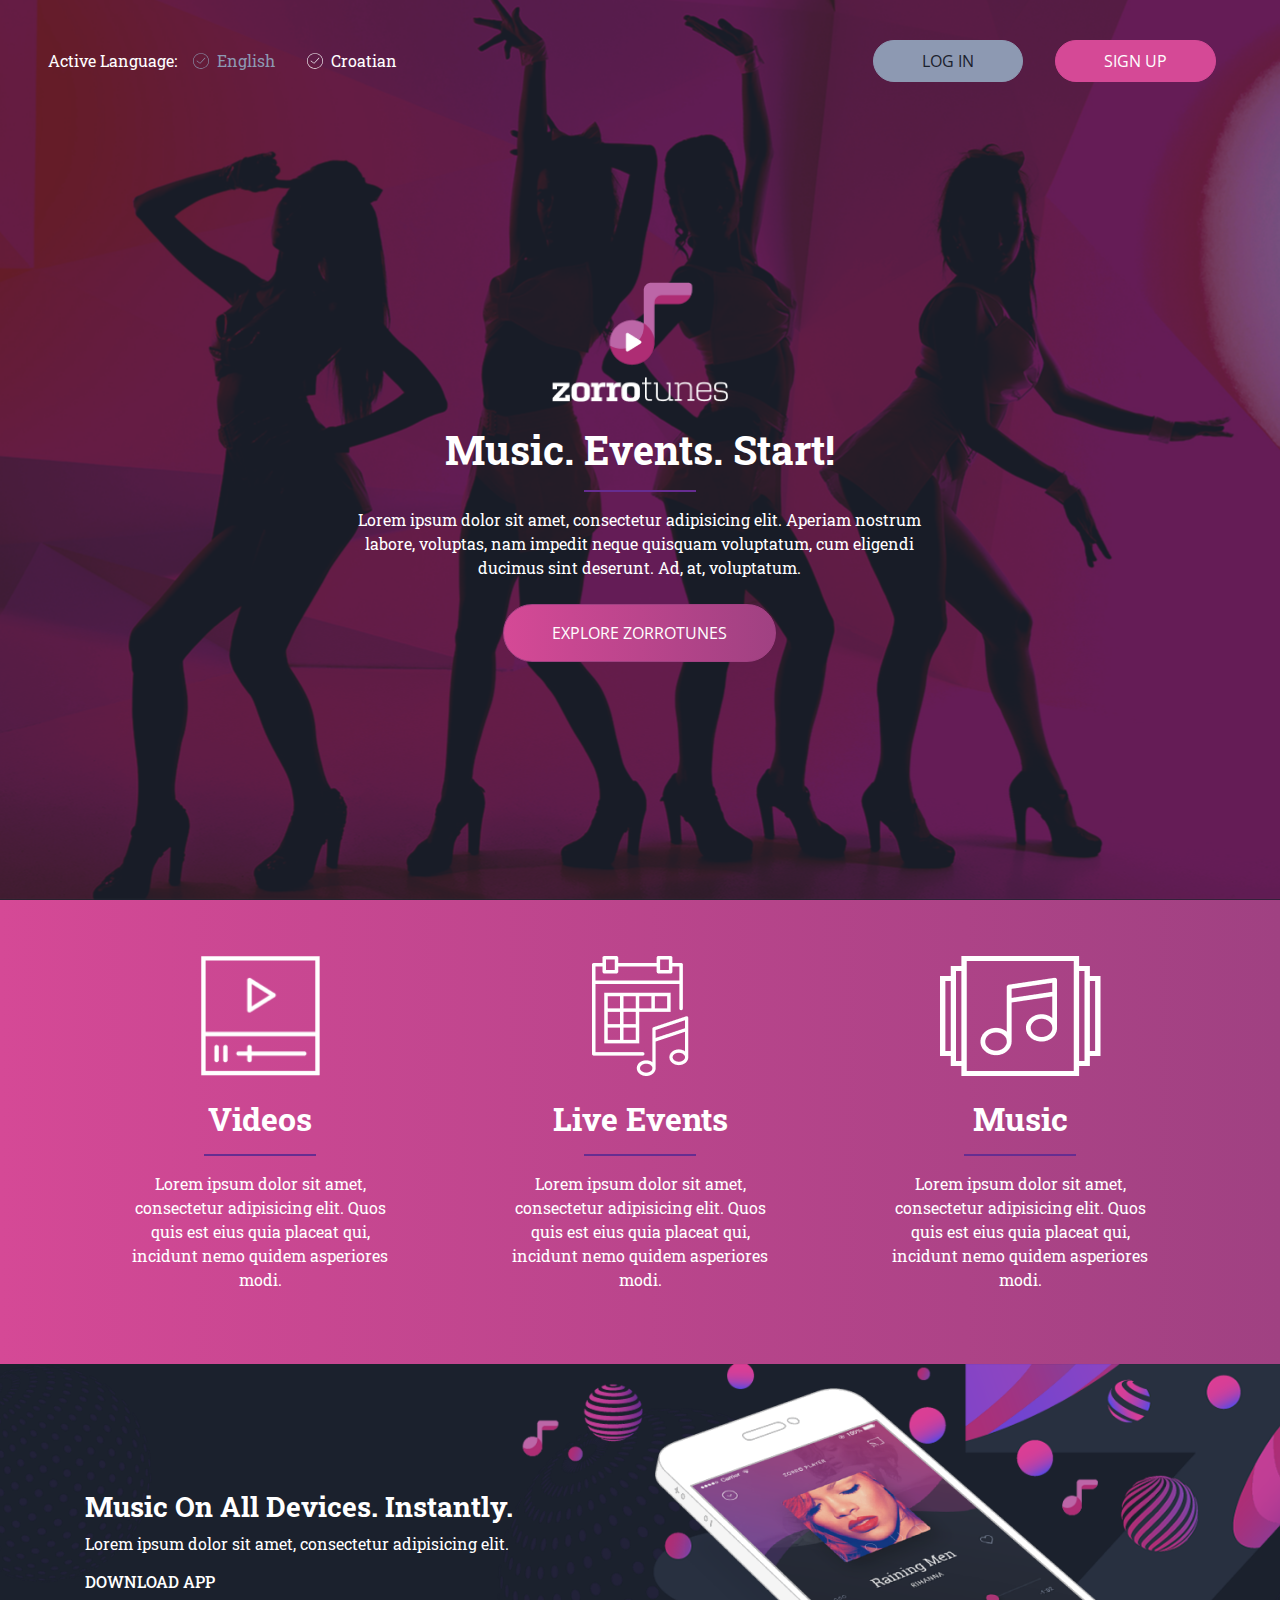
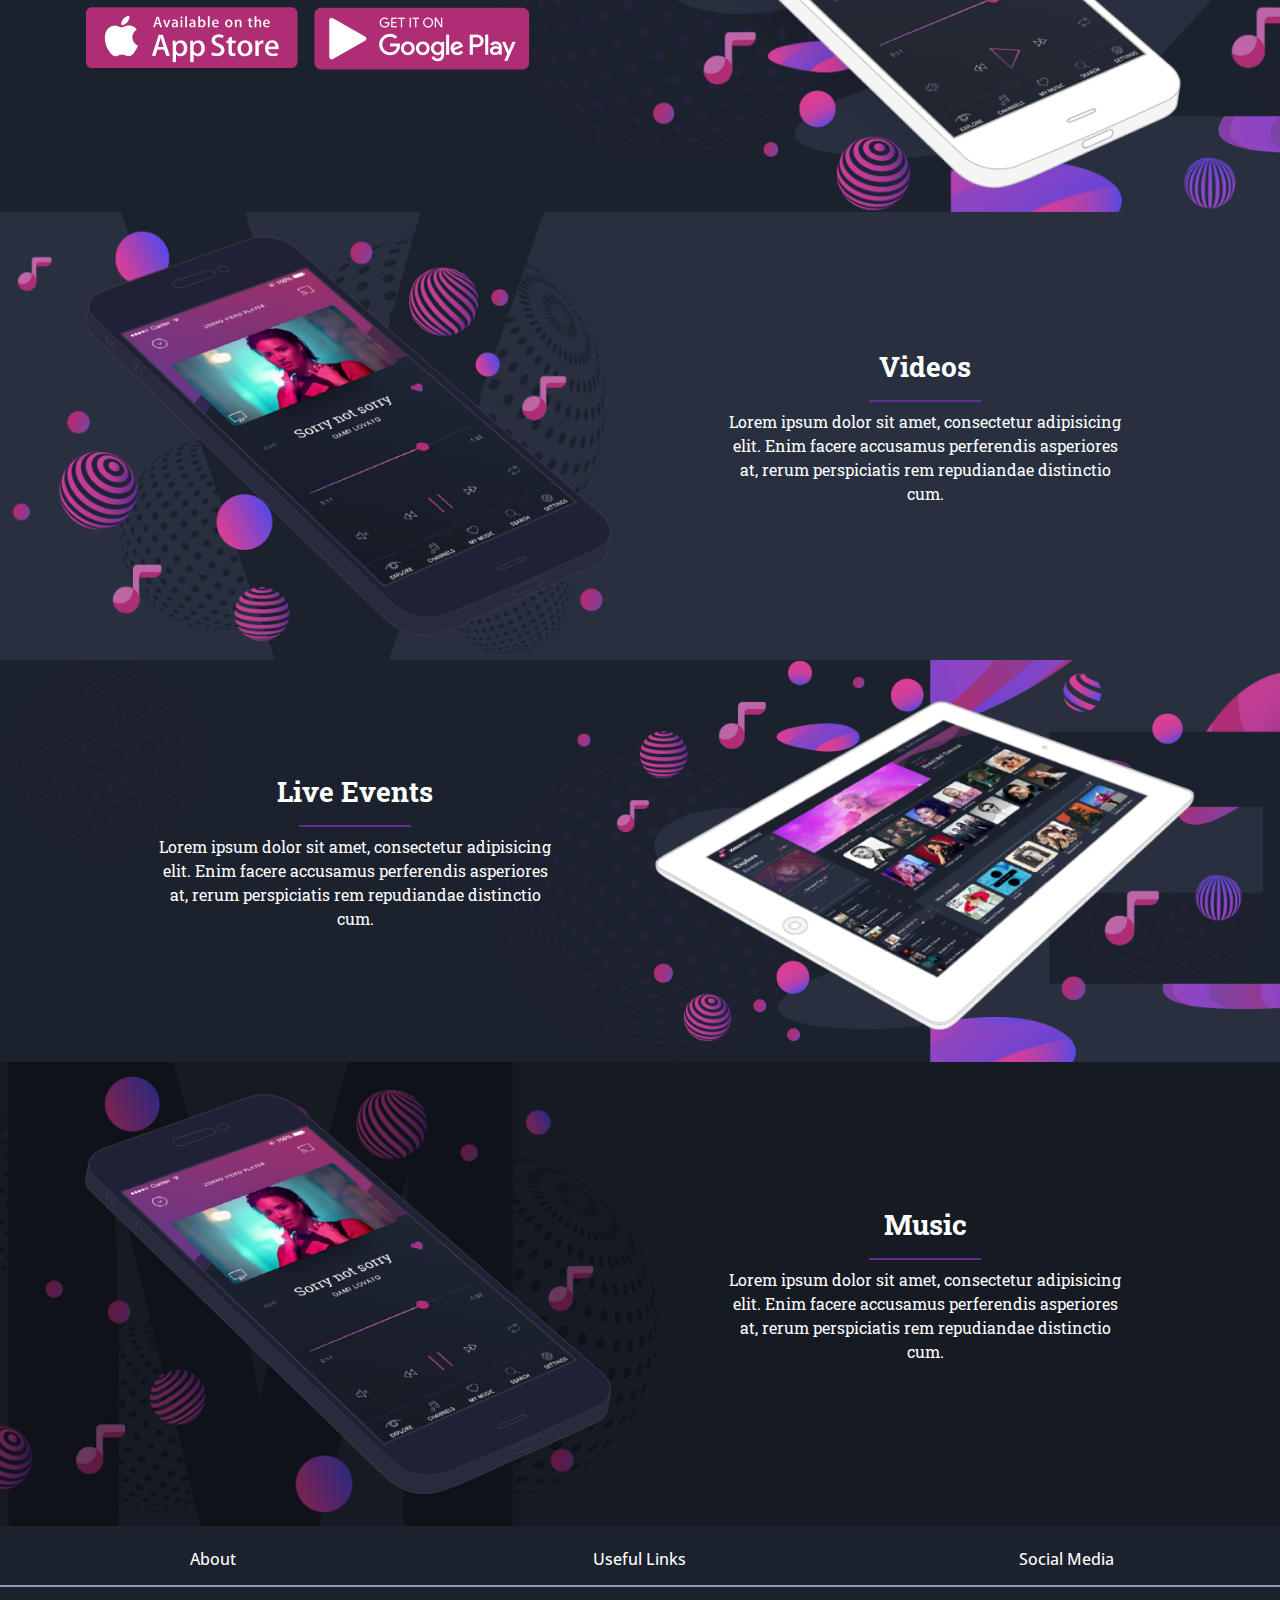
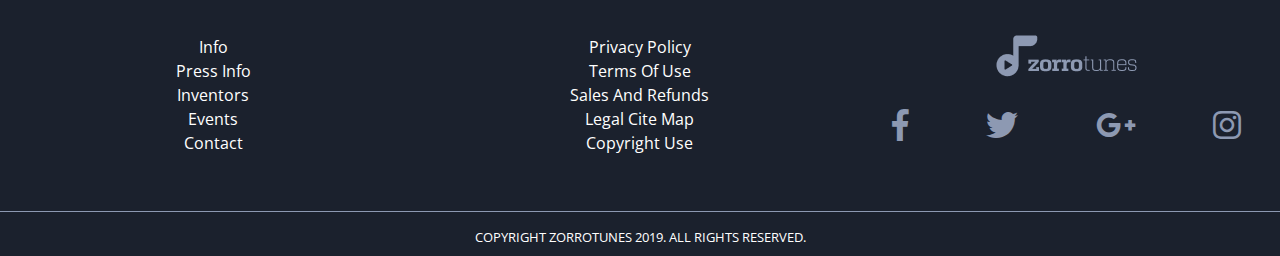
<file: landing.html>
<!DOCTYPE html>
<html lang="en">

<head>
  <meta charset="UTF-8">
  <meta name="viewport" content="width=device-width, initial-scale=1.0">
  <meta http-equiv="X-UA-Compatible" content="ie=edge">
  <title>Zorro tunes</title>
  <!-- bootstrap css -->
  <link rel="stylesheet" href="css/bootstrap.min.css">
  <!-- font awesome -->
  <link rel="stylesheet" href="css/all.css">
  <!-- main css -->
  <link rel="stylesheet" href="css/style.css">


</head>

<body class="landing">
  <header id="header">
    <div class="container-fluid bg-dance">
      <button class="nav_switch d-lg-none toggler-icon" id="nav_switch-id">
        <span class="nav_switch-icon"></span>
      </button>
      <img src="img/logo_monocromic.png" alt="" class="d-lg-none mt-4 ml-4  img-fluid">
      <div class="row" style="height:100px">
        <div class="landing-header">
          <!-- navigation -->
          <nav class="navbar-expand-lg px-4 my-lg-4 my-5">
            <div class="d-flex justify-content-lg-between flex-lg-row flex-column justify-content-md-center  px-4" id="header-navigation">
              <ul class="d-flex  align-items-center flex-column flex-lg-row text-capitalize py-3 list-unstyled">
                <span class="text-capitalize">active language:</span>
                <li class="active">
                   <a href="#" class="nav-link d-flex align-items-center">
                     <svg width="16" height="16" viewBox="0 0 16 16" fill="white" xmlns="http://www.w3.org/2000/svg">
                     <path d="M8.00053 0.159668C3.59065 0.159668 0.000973901 3.63628 0.000973901 7.90923C0.000973901 12.1822 3.58974 15.6597 8.00053 15.6597C12.4113 15.6597 16.001 12.1831 16.001 7.90923C16.001 3.63716 12.4113 0.159668 8.00053 0.159668ZM8.00053 15.0631C3.93036 15.0631 0.616821 11.854 0.616821 7.90923C0.616821 3.96625 3.92945 0.757143 8.00053 0.757143C12.0716 0.757143 15.3842 3.96625 15.3842 7.90923C15.3842 11.854 12.0716 15.0631 8.00053 15.0631Z"/>
                     <path d="M11.7689 4.73144L7.03975 9.88381L4.19245 7.67716C4.05985 7.57333 3.86641 7.59445 3.75924 7.72291C3.65479 7.85137 3.67569 8.03877 3.80738 8.14259L6.88445 10.5252C6.94167 10.5692 7.00979 10.5912 7.077 10.5912C7.16238 10.5912 7.24684 10.5578 7.30769 10.4909L12.2293 5.12737C12.3438 5.00331 12.3311 4.8159 12.203 4.70592C12.0768 4.59594 11.8824 4.60738 11.7689 4.73144Z"/>
                     </svg>
                     <span class="ml-2">english</span></a>
                </li>
                <li >
                  <a href="#" class="nav-link d-flex align-items-center">
                    <svg width="16" height="16" viewBox="0 0 16 16" fill="white" xmlns="http://www.w3.org/2000/svg">
                    <path d="M8.00053 0.159668C3.59065 0.159668 0.000973901 3.63628 0.000973901 7.90923C0.000973901 12.1822 3.58974 15.6597 8.00053 15.6597C12.4113 15.6597 16.001 12.1831 16.001 7.90923C16.001 3.63716 12.4113 0.159668 8.00053 0.159668ZM8.00053 15.0631C3.93036 15.0631 0.616821 11.854 0.616821 7.90923C0.616821 3.96625 3.92945 0.757143 8.00053 0.757143C12.0716 0.757143 15.3842 3.96625 15.3842 7.90923C15.3842 11.854 12.0716 15.0631 8.00053 15.0631Z"/>
                    <path d="M11.7689 4.73144L7.03975 9.88381L4.19245 7.67716C4.05985 7.57333 3.86641 7.59445 3.75924 7.72291C3.65479 7.85137 3.67569 8.03877 3.80738 8.14259L6.88445 10.5252C6.94167 10.5692 7.00979 10.5912 7.077 10.5912C7.16238 10.5912 7.24684 10.5578 7.30769 10.4909L12.2293 5.12737C12.3438 5.00331 12.3311 4.8159 12.203 4.70592C12.0768 4.59594 11.8824 4.60738 11.7689 4.73144Z"/>
                    </svg>
                    <span class="ml-2">croatian</span></a>
                </li>
               </ul>
               <ul class="d-flex align-items-center flex-lg-row flex-column  text-uppercase">
                 <li>
                   <a href="#" class="btn btn-gray px-5 py-2 m-3">log in</a>
                 </li>
                 <li >
                   <a href="#" class="btn btn-pink px-5 py-2 m-3">sign up</a>
                 </li>
               </ul>
             </div>
          </nav>
          <!-- end of navigation -->
        </div>
      </div>

      <!-- banner -->
      <div class="row justify-content-center align-items-center banner pb-5">
        <div class="col-11 mx-auto text-center">
          <img src="img/logo.png" alt="logo" class="features-icons mb-4">
          <h1 class="text-capitalize font-weight-bold">music. events. start!</h1>
          <div class="title-underline mb-3"></div>
          <p class="mt-2 w-50 mx-auto ">
          Lorem ipsum dolor sit amet, consectetur adipisicing elit. Aperiam nostrum labore, voluptas, nam impedit neque quisquam voluptatum, cum eligendi ducimus sint deserunt. Ad, at, voluptatum.</p>
          <button type="button" class="btn btn-purple text-uppercase my-2 px-5 py-3">explore zorrotunes</button>
        </div>
    </div>
    <!-- end of banner -->
  </div>

  </header>
  <!-- end of header -->

  <!-- features short -->
  <section id="features-short" class="features-short py-5">
    <div class="container">
      <div class="row">
        <!-- single features short -->
        <div class="col-lg-4 text-center my-2">
          <img src="img/videos_icon.png" alt="videos" class="features-icons">
          <h2 class="text-capitalize mt-4 font-weight-bold">videos</h2>
          <div class="title-underline"></div>
          <p class="w-75 mx-auto">Lorem ipsum dolor sit amet, consectetur adipisicing elit. Quos quis est eius quia
             placeat qui, incidunt nemo quidem asperiores modi.</p>
        </div>
        <!--  single features short -->
        <!-- single features short -->
        <div class="col-lg-4 text-center my-2">
          <img src="img/events_icon.png" alt="events" class="features-icons">
        <h2 class="text-capitalize mt-4 font-weight-bold">live events</h2>
          <div class="title-underline"></div>
          <p class="w-75 mx-auto">Lorem ipsum dolor sit amet, consectetur adipisicing elit. Quos quis est eius quia
            placeat qui, incidunt nemo quidem asperiores modi.</p>
        </div>
        <!--  single features short -->
        <!-- single features short -->
        <div class="col-lg-4 text-center my-2">
          <img src="img/music_icon.png" alt="music" class="features-icons">
        <h2 class="text-capitalize mt-4 font-weight-bold">music</h2>
          <div class="title-underline"></div>
          <p class="w-75 mx-auto">Lorem ipsum dolor sit amet, consectetur adipisicing elit. Quos quis est eius quia
            placeat qui, incidunt nemo quidem asperiores modi.</p>
        </div>
        <!--  single features short -->

      </div>
    </div>
  </section>
  <!-- features short -->

  <!-- downloads section -->
  <section class="py-3 downloads" id="downloads">
    <div class="container">
      <div class="row align-items-center">
        <div class="col-10 mx-auto col-md-6 my-2">
          <h3 class="text-capitalize"> <strong >music on all devices. instantly. </strong></h3>
          <p class="">Lorem ipsum dolor sit amet, consectetur adipisicing elit.</p>
          <h6 class="text-uppercase text-left">download app</h6>
          <div class="d-flex flex-wrap mt-3">
            <a href="#" class="mr-3 mb-3"><img src="img/app_store_icon.png" alt=""></a>
            <a href="#" class="mr-3 mb-3"><img src="img/google_play_icon.png" alt=""></a>
          </div>
        </div>
        <div class="col-10 mx-auto col-md-6 my-2 ">
          <div class="about-image__container">
            <img src="../img/phone_white.png" alt="" class="img-fluid">
          </div>
        </div>
      </div>
    </div>
  </section>
  <!-- end of downloads section -->

  <!-- videos section -->
  <section class="bg-dark-gray videos py-3" id="videos">
    <div class="container">
      <div class="row align-items-center">
        <div class="col-10 mx-auto col-md-6 my-2 order-2 order-md-1">
          <div class="about-image__container">
            <img src="../img/phone_black.png" alt="" class="img-fluid">
          </div>
        </div>
        <div class="col-10 mx-auto col-md-6 my-2 text-center order-1 order-md-2">
          <h3 class="text-capitalize"> <strong >videos</strong></h3>
          <div class="title-underline mb-2"></div>
          <p class="mx-auto w-75">Lorem ipsum dolor sit amet, consectetur adipisicing elit.
            Enim facere accusamus perferendis asperiores at, rerum perspiciatis
            rem repudiandae distinctio cum.</p>
        </div>

      </div>
    </div>
  </section>
  <!-- end of videos section -->

  <!-- live events section -->
  <section class="live-events py-3" id="live-events">
    <div class="container">
      <div class="row align-items-center">

        <div class="col-10 mx-auto col-md-6 my-3 text-center">
          <h3 class="text-capitalize"> <strong >live events</strong></h3>
          <div class="title-underline mb-2"></div>
          <p class="mx-auto w-75">Lorem ipsum dolor sit amet, consectetur adipisicing elit.
            Enim facere accusamus perferendis asperiores at, rerum perspiciatis
            rem repudiandae distinctio cum.</p>
        </div>
        <div class="col-10 mx-auto col-md-6 my-3">
          <div class="about-image__container">
            <img src="../img/tablet.png" alt="" class="img-fluid">
          </div>
        </div>
      </div>
    </div>
  </section>
  <!-- end of live events section -->

  <!-- music section -->
  <section class="bg-dark-gray music py-3" id="music">
    <div class="container">
      <div class="row align-items-center">
        <div class="col-10 mx-auto col-md-6 my-3 order-2 order-md-1">
          <div class="about-image__container">
            <img src="../img/phone_black.png" alt="" class="img-fluid">
          </div>
        </div>
        <div class="col-10 mx-auto col-md-6 my-3 text-center order-1  order-md-2">
          <h3 class="text-capitalize"> <strong >music</strong></h3>
          <div class="title-underline mb-2"></div>
          <p class="mx-auto w-75">Lorem ipsum dolor sit amet, consectetur adipisicing elit.
            Enim facere accusamus perferendis asperiores at, rerum perspiciatis
            rem repudiandae distinctio cum.</p>
        </div>
      </div>
    </div>
  </section>
  <!-- end of music section -->

  <footer class="footer">
    <div class="container-fluid">
      <div class="row">
        <div class="col-md-4 my-2 p-0">
          <!-- about footer -->
          <h6 class="text-capitalize text-center my-3">about</h6>
          <div class="footer-underline"></div>
          <div class="d-flex flex-column flex-wrap text-capitalize text-center my-5">
            <a href="#">info</a>
            <a href="#">press info</a>
            <a href="#">inventors</a>
            <a href="#">events </a>
            <a href="#">contact</a>
          </div>
          <!-- end of about footer -->
        </div>
        <div class="col-md-4 my-2 p-0">
            <!-- useful links footer -->
          <h6 class="text-capitalize text-center my-3 ">useful links</h6>
          <div class="footer-underline"></div>
          <div class="d-flex flex-column flex-wrap text-capitalize text-center my-5">
            <a href="#">privacy policy</a>
            <a href="#">terms of use</a>
            <a href="#">sales and refunds</a>
            <a href="#">legal cite map</a>
            <a href="#">copyright use</a>
          </div>
          <!-- end of useful links footer -->

        </div>
        <div class="col-md-4 my-2 p-0">
          <!-- social media footer -->
          <h6 class="text-capitalize text-center my-3">social media</h6>
          <div class="footer-underline"></div>
          <div class="d-flex flex-column flex-wrap my-4">
            <div class=" py-4 d-flex justify-content-center">
              <img src="../img/logo_monocromic.png" alt="" class="img-fluid">
            </div>
            <div class="d-flex justify-content-around flex-wrap my-auto ">
              <a href="#" class="footer-icon"><i class="fab fa-facebook-f"></i></a>
              <a href="#" class="footer-icon"><i class="fab fa-twitter"></i></a>
              <a href="#" class="footer-icon"><i class="fab fa-google-plus-g"></i></a>
              <a href="#" class="footer-icon"><i class="fab fa-instagram"></i></a>
            </div>
          </div>
          <!-- end of social media footer -->
        </div>
      </div>
        <div class="row">
          <div class="col p-0">
            <div class="footer-underline mb-3"></div>
            <p class="text-uppercase text-center my-2 footer-text">Copyright zorrotunes 2019. All rights reserved.</p>
          </div>
        </div>
    </div>
  </footer>

  <!-- jquery -->
  <script src="js/jquery-3.3.1.min.js"></script>
  <!-- bootstrap js -->
  <script src="js/bootstrap.bundle.min.js"></script>
  <!-- script js -->
  <script src="js/app.js"></script>
</body>

</html>
</file>
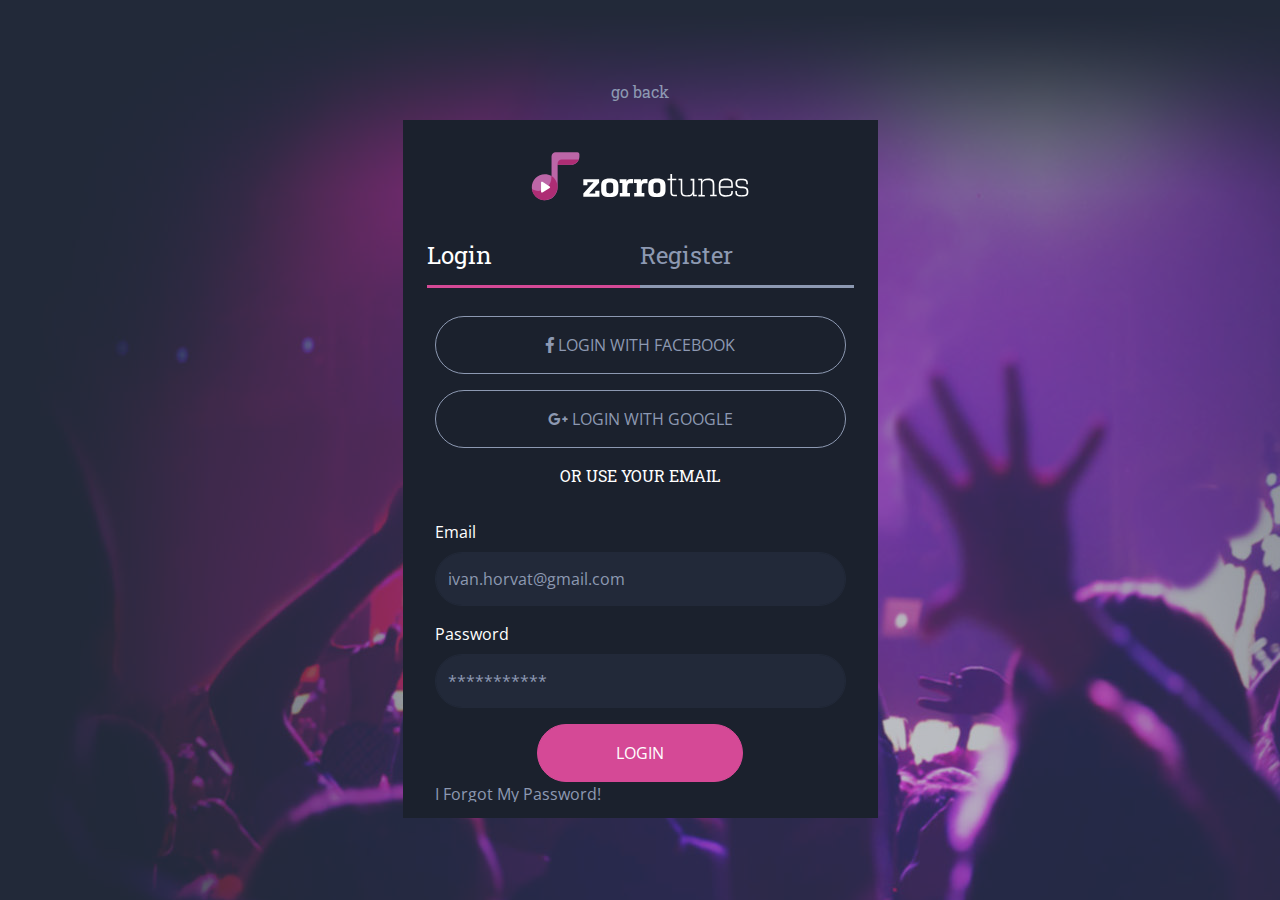
<file: login.html>
<!DOCTYPE html>
<html class="no-js" lang="en">
<head>
  <meta charset="UTF-8">
  <meta name="viewport" content="width=device-width, initial-scale=1.0">
  <meta http-equiv="X-UA-Compatible" content="ie=edge">
  <title>Zorrotunes</title>

  <!-- bootstrap css -->
  <link rel="stylesheet" href="css/bootstrap.min.css">
  <!-- font awesome -->
  <link rel="stylesheet" href="css/all.css">
  <!-- main css -->
  <link rel="stylesheet" href="css/style.css">
</head>


 <body class="login bg-crowd">
  <section class="m-2 m-sm-5 py-3">
    <div class="container">
      <div class="row m-3">
        <div class="col text-center"><a href="/"> go back</a></div>
      </div>
      <div class="row">
        <div class="col-11 col-md-7 col-lg-5 mx-auto bg-black px-4 py-2 ">
            <div class="row">
              <div class="col-8 mx-auto my-4">
                  <img class="img-fluid" src="./img/zorroTunes_horizontal_logo.svg" alt="Zoro Tunes Main">
              </div>
            </div>
            <div class="tabs tabs--main-large">
              <ul class="tabs-navigation p-0 d-flex mb-4">
                <li class="w-50"><a href="#login" data-content="login" title="Login" class="text-capitalize d-block w-100">login</a></li>
                <li class="w-50"><a href="#register" data-content="register" title="Register" class="text-capitalize d-block w-100">register</a></li>
              </ul>
              <div class="tabs-content p-0 my-2 mx-1">
                <ul class="tabs-slider m-0 p-0 d-blox" >
                  <li data-content="login" class="p-1">
                    <button class="btn btn-block btn-outline-gray text-uppercase py-3 mb-3"><i class="fab fa-facebook-f"> <span> login with facebook </span></i></button>
                    <button class="btn btn-block btn-outline-gray text-uppercase py-3"><i class="fab fa-google-plus-g"><span> login with google</span></i></button>
                    <p class="text-center text-uppercase py-3">or use your email</p>
                    <!-- login form -->
                    <form class="form text-capitalize">
                      <div class="form-row">
                        <div class="form-group col mx-auto">
                          <label for="login-email">email</label>
                          <input type="email" class="form-control" id="login-email" placeholder="ivan.horvat@gmail.com">
                        </div>
                      </div>
                      <div class="form-row">
                        <div class="form-group col mx-auto">
                          <label for="login-password">password</label>
                          <input type="password" class="form-control" id="login-password" placeholder="***********">
                        </div>
                      </div>
                      <button class="btn btn-block btn-pink text-uppercase w-50 mx-auto py-3" type="submit">login</button>
                      <a href="/forgot-password.html" class="mx-auto text-center text-capitalize py-3">i forgot my password!</a>
                      </form>
                      <!-- end of login form -->
                  </li>
                  <li data-content="register"  class="p-1">
                    <button class="btn btn-block btn-outline-gray text-uppercase py-3 mb-3"><i class="fab fa-facebook-f"> <span> register with facebook </span></i></button>
                    <button class="btn btn-block btn-outline-gray text-uppercase py-3"><i class="fab fa-google-plus-g"><span> register with google</span></i></button>
                    <p class="text-center text-uppercase py-3">or use your email</p>
                    <!-- register form -->
                    <form class="form text-capitalize form__content">
                      <div class="form-row">
                        <div class="form-group col mx-auto">
                          <label for="first-name">first name</label>
                          <input type="text" class="form-control" id="first-name" placeholder="Ivan">
                        </div>
                      </div>
                      <div class="form-row">
                          <div class="form-group col mx-auto">
                            <label for="last-name">last name</label>
                            <input type="text" class="form-control" id="last-name" placeholder="Horvat">
                          </div>
                      </div>
                      <div class="form-row">
                        <div class="col-12 col-md-6 form-group">
                          <label for="gender">Gender</label>
                          <select class="form-control text-capitalize" id="gender">
                            <option>male</option>
                            <option>female</option>
                            <option>other</option>
                          </select>
                        </div>
                        <div class="col-12 col-md-6 form-group">
                          <label for="birthday">birth date</label>
                          <input type="date" class="form-control" id="birthday">
                        </div>
                      </div>
                      <div class="form-row justify-content-center">
                        <div class="form-group col mx-auto">
                          <label for="country">country</label>
                          <select class="selectPicker form-control text-capitalize" id="country">
                            <option>Croatia</option>
                            <option>England</option>
                          </select>
                        </div>
                      </div>
                      <div class="form-row">
                        <div class="form-group col mx-auto">
                          <label for="email">email</label>
                          <input type="email" class="form-control" id="email" placeholder="ivan.horvat@gmail.com">
                        </div>
                      </div>
                      <div class="form-row">
                        <div class="form-group col mx-auto">
                          <label for="password">password</label>
                          <input type="password" class="form-control" id="password" placeholder="***********">
                        </div>
                      </div>
                      <div class="form-row">
                        <div class="form-group col ">
                          <label for="password-confirmation">repeat password</label>
                          <input type="password" class="form-control" id="password-confirmation" placeholder="">
                        </div>
                      </div>
                      <div class="row my-2">
                        <button class="btn btn-pink text-uppercase w-50 mx-auto py-3" type="submit">register</button>
                      </div>
                      <div class="row my-3">
                        <div class="mx-auto text-capitalize">i accept terms of use</div>
                      </div>
                    </form>
                    <!-- end of register form -->
                  </li>
                </ul>
              </div>
            </div>
        </div>
      </div>
    </div>
  </section>

  <!-- jquery -->
  <script src="js/jquery-3.3.1.min.js"></script>
  <!-- bootstrap js -->
  <script src="js/bootstrap.bundle.min.js"></script>
  <!-- script js -->
  <script src="js/app.js"></script>
</body>

</html>
</file>
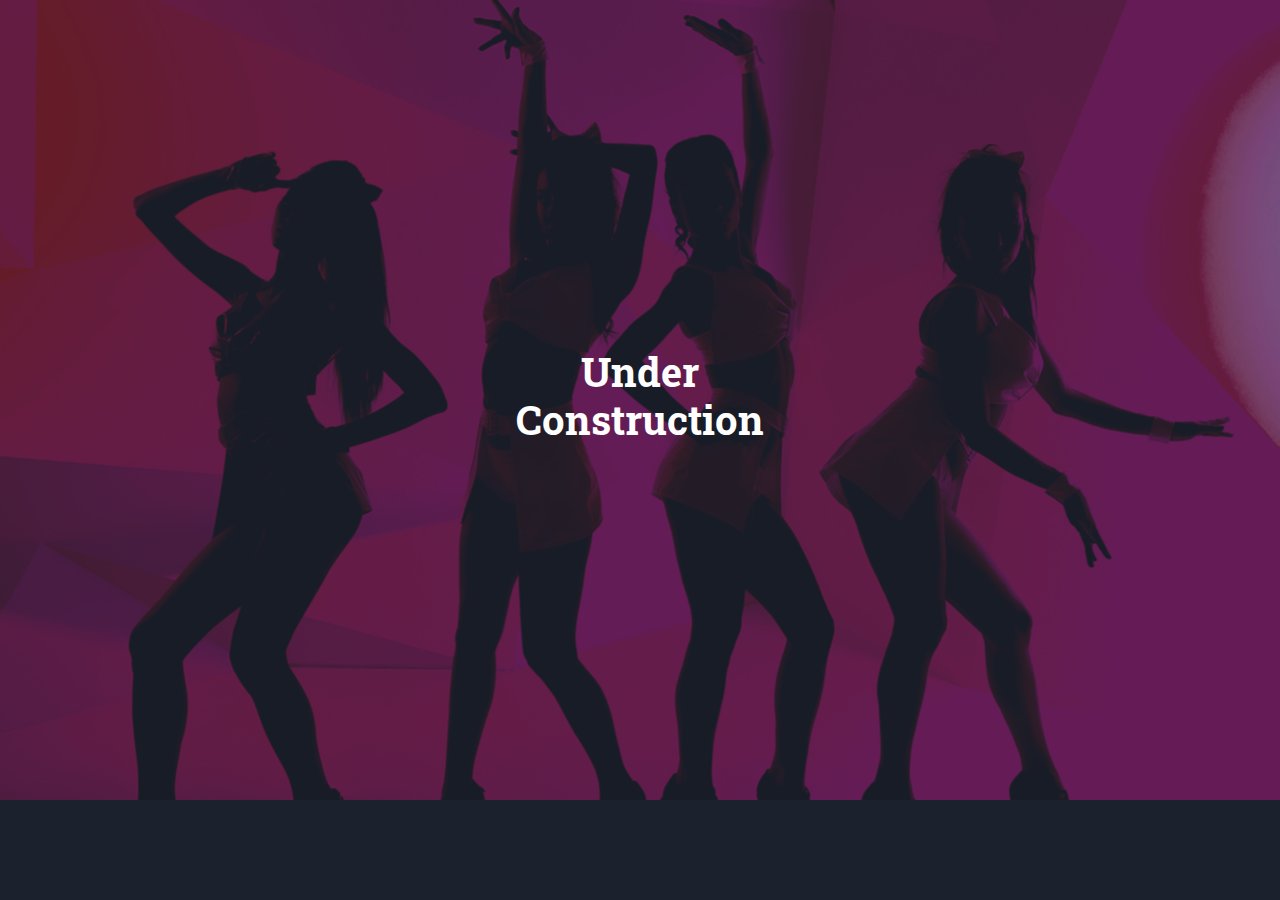
<file: styleguide.html>
<!DOCTYPE html>
<html lang="en">

<head>
  <meta charset="UTF-8">
  <meta name="viewport" content="width=device-width, initial-scale=1.0">
  <meta http-equiv="X-UA-Compatible" content="ie=edge">
  <!-- bootstrap css -->
  <link rel="stylesheet" href="css/bootstrap.min.css">
  <!-- main css -->
  <link rel="stylesheet" href="css/main.css">
  <!-- font awesome -->
  <link rel="stylesheet" href="css/all.css">

  <title>Zorro tunes</title>
</head>

<body>
    <div class="container-fluid landing-image">
      <div class="row justify-content-center align-items-center banner">
        <!-- title -->
        <div class="row">
          <div class="col-11 mx-auto text-center">
            <h1 class="text-capitalize font-weight-bold">Under construction</h1>
          </div>
        </div>
        <!-- end of title -->
      </div>
    </div>



  <!-- jquery -->
  <script src="js/jquery-3.3.1.min.js"></script>
  <!-- bootstrap js -->
  <script src="js/bootstrap.bundle.min.js"></script>
  <!-- script js -->
  <script src="js/app.js"></script>
</body>

</html>
</file>
<file: css/style.css>
@import url("https://fonts.googleapis.com/css?family=Roboto+Slab:400,700");
@import url("https://fonts.googleapis.com/css?family=Open+Sans");

:root {
  --mainPink: #d54996;
  --mainPurple: #a04182;
  --mainWhite: #fff;
  --mainBlack: #1b212d;
  --mainDark: #283040;
  --mainLight: #8d99b2;
  --purpleTrans: rgba(160, 65, 130, 1);
  --pinkTrans: rgba(213, 73, 150, 1);
}

body {
  background: var(--mainBlack);
  color: var(--mainWhite);
  font-family: "Roboto Slab", serif;
}

body a {
  color: var(--mainLight);
  transition: all 1s ease-in-out;
}

body a.selected {
  color: var(--mainWhite);
}

body a:hover {
  color: var(--mainPink);
  text-decoration: none;
}
/* global styles */

.min-height {
  min-height: 100vh;
}
/*  backgrounds */
.bg-dance {
  background: url("../img/dance.png");
  background-position: center;
  background-size: cover;
  background-attachment: fixed;
  background-repeat: no-repeat;
  position: relative;
}
.bg-crowd {
  background: url("../img/crowd.png");
  background-attachment: local;
  background-repeat: repeat;
}
.bg-black {
  background: var(--mainBlack);
}
.bg-dark-gray {
  background: var(--mainDark);
}

/* bottom borders */
.border-default {
  border-bottom: 0.2rem solid var(--mainLight);
}
.border-active {
  position: relative;
  width: fit-content;
  width: intrinsic; /* Safari/WebKit uses a non-standard name */
  width: -moz-fit-content; /* Firefox/Gecko */
  width: -webkit-fit-content; /* Chrome */
}
.border-active::after {
  display: block;
  content: "";
  width: 100%;
  position: absolute;
  bottom: -0.7rem;
  left: 0;
  background: var(--mainPink);
  height: 0.2rem;
  padding: 0;
}

/* buttons */
.btn {
  font-size: 1rem;
  font-family: "Open Sans", sans-serif;
  border-radius: 2.5rem;
  /* padding: 0.4rem 2rem; */
}
.btn span {
  font-size: 1rem;
  font-family: "Open Sans", sans-serif;
  border-radius: 2.5rem;
  /* padding: 0.4rem 2rem; */
}
.btn-pink {
  border-radius: 2.5rem;
  color: var(--mainWhite);
  border-color: var(--mainPink) !important;
  background: var(--mainPink);
}
.btn-pink:hover {
  color: var(--mainBlack);
  background: var(--mainPink);
}
.btn-purple {
  border-radius: 2.5rem;
  color: var(--mainWhite);
  border-color: var(--purpleTrans) !important;
  background: linear-gradient(to right, var(--mainPink), var(--mainPurple));
}
.btn-pink:hover {
  color: var(--mainBlack);
  background: var(--mainPink);
}
.btn-gray {
  color: var(--mainBlack);
  background: var(--mainLight);
  border-color: var(--mainLight) !important;
}
.btn-gray:hover {
  color: var(--mainWhite);
  background: var(--mainPurple);
  border-color: var(--mainPurple) !important;
}
.btn-black {
  color: var(--mainBlack);
  border-color: var(--mainBlack) !important;
}
.btn-black:hover {
  color: var(--mainPink);
  background: var(--mainDark);
}
.btn-outline-gray {
  border-color: var(--mainLight) !important;
  color: var(--mainLight);
  background: var(--mainBlack);
  border: 1px solid var(--mainLight);
}
.btn-outline-gray:hover {
  color: var(--mainBlack);
  background: var(--mainLight);
}

/* forms */
.form {
  font-family: "Open Sans", sans-serif;
}
.form-control {
  background-color: #222939 !important;
  border-radius: 2rem !important;
  border: 1px solid #222939;
  color: var(--mainWhite);
  line-height: 2.5;
  height: auto !important;
}
.form-control::placeholder {
  color: var(--mainLight);
  opacity: 1; /* Firefox */
}
.form-control::-ms-input-placeholder {
  /* Internet Explorer 10-11 */
  color: var(--mainLight);
}

.form-control::-ms-input-placeholder {
  /* Microsoft Edge */
  color: var(--mainLight);
}

.form-control:focus {
  color: var(--mainWhite);
  border-color: #222939;
  box-shadow: 0 0 0 0.1rem rgba(141, 153, 178, 0.25);
}

/* landing  */
.title-underline {
  width: 7rem;
  height: 0.1rem;
  margin: 1rem auto;
  background: #662d91;
}
.banner {
  min-height: calc(100vh - 100px);
}
/* fetures-short section */
.features-short {
  color: var(--mainWhite);
  background: linear-gradient(to right, var(--pinkTrans), var(--purpleTrans));
}
.features-icons {
  max-height: 7.5rem;
  weight: auto;
}

/* downloads section */
.downloads {
  background: url("../img/section_one_bcg.png");
  background-position: center;
  background-size: cover;
  background-repeat: no-repeat;
  position: relative;
}

/* videos section */
.videos {
  background-image: url("../img/videos_section.png");
  background-position: center;
  background-size: cover;
  background-repeat: no-repeat;
  position: relative;
  /* max-height: 70vh; */
}

/* live events section */
.live-events {
  background-image: url("../img/events_section.png");
  background-position: center;
  background-size: cover;
  background-repeat: no-repeat;
  position: relative;
}

/* music section */
.music {
  background-image: linear-gradient(
      to right,
      rgba(0, 0, 0, 0.45),
      rgba(0, 0, 0, 0.45)
    ),
    url("../img/music_section.png");
  background-position: center;
  background-size: cover;
  background-repeat: no-repeat;
  position: relative;
}
/* nav links */
.navbar-toggler {
  outline: none !important;
}
.toggler-icon {
  font-size: 2.5rem;
  color: var(--mainWhite);
}
.nav-link {
  color: var(--mainWhite);
  transition: all 1s ease-in-out;
  font-size: 1rem;
}
.nav-link svg {
  color: var(--mainWhite);
  transition: all 1s ease-in-out;
  font-size: 1rem;
}
.nav-link:hover {
  color: var(--mainPink);
}
.nav-link:hover svg {
  fill: var(--mainPink);
}

.active .nav-link {
  color: var(--mainLight);
}
.landing .landing-header .active svg {
  fill: var(--mainLight);
}
.active .nav-link:hover {
  color: var(--mainPink);
}
.active .nav-link:hover svg {
  fill: var(--mainPink);
}

/* navigation button toggle icon */
button.nav_switch {
  position: absolute;
  z-index: 9;
  top: 40px;
  right: 40px;
  width: 40px;
  height: 25px;
  background-color: transparent;
  border-color: transparent;
  outline: none;
}

button.nav_switch .nav_switch-icon {
  display: block;
  position: relative;
  height: 3px;
  border-radius: 2px;
  background-color: #fff;
  -webkit-transition: all 0.3s ease;
  transition: all 0.3s ease;
}
button.nav_switch .nav_switch-icon:before,
button.nav_switch .nav_switch-icon:after {
  content: "";
  display: block;
  position: absolute;
  width: 100%;
  height: 3px;
  background-color: #fff;
  border-radius: 2px;
  -webkit-transition: all 0.3s ease;
  transition: all 0.3s ease;
}
button.nav_switch .nav_switch-icon:before {
  bottom: -8px;
}
button.nav_switch .nav_switch-icon:after {
  top: -8px;
}
button.nav_switch.nav-switch--close {
  position: fixed;
}
button.nav_switch.nav-switch--close .nav_switch-icon {
  background-color: transparent;
}
button.nav_switch.nav-switch--close .nav_switch-icon:before {
  -webkit-transform: rotate(-45deg);
  transform: rotate(-45deg);
  bottom: 0px;
}
button.nav_switch.nav-switch--close .nav_switch-icon:after {
  -webkit-transform: rotate(45deg);
  transform: rotate(45deg);
  top: 0;
}

.landing .landing-header {
  z-index: 2;
  position: fixed;
  top: 0;
  left: 0;
  height: 100%;
  width: 100%;
  background: rgba(15, 23, 10, 0.9);
}
.landing .landing-header ul {
  list-style: none;
}

@media only screen and (max-width: 991px) {
  .landing .landing-header {
    -webkit-transform: translate3D(-100%, 0, 0);
    transform: translate3D(-100%, 0, 0);
    -webkit-transition: all 0.3s ease;
    transition: all 0.3s ease;
  }

  .landing .landing-header.is--visible {
    -webkit-transform: translate3D(0, 0, 0);
    transform: translate3D(0, 0, 0);
  }
}

@media only screen and (min-width: 991px) {
  .landing .landing-header {
    display: block;
    height: auto;
    position: absolute;
    background: transparent;
  }
}

/* navigation tabs */
.tabs > .tabs-navigation {
  list-style: none;
}
.tabs > .tabs-navigation > li > a {
  line-height: 2.5;
  -webkit-font-smoothing: antialiased;
  -moz-osx-font-smoothing: grayscale;
  -webkit-transition: all 0.2s ease-in-out;
  transition: all 0.2s ease-in-out;
}
.tabs > .tabs-content {
  position: relative;
  overflow: hidden;
  -webkit-transition: height 0.1s ease-in-out;
  transition: height 0.1s ease-in-out;
}
.tabs > .tabs-content > .tabs-slider {
  position: absolute;
  transform: translateX(0);
  -ms-transform: translateX(0);
  -webkit-transform: translateX(0);
  display: block;
  margin: 0;
  padding: 0;
  white-space: nowrap;
  top: 0;
  left: 0;
  right: 0;
  font-size: 0;
  -webkit-transition: all 0.2s ease-in-out;
  transition: all 0.2s ease-in-out;
}
.tabs > .tabs-content > .tabs-slider > li {
  font-size: initial;
  display: inline-block;
  vertical-align: top;
  white-space: normal;
  width: 100%;
  pointer-events: none;
}

.tabs > .tabs-content > .tabs-slider > li.selected {
  pointer-events: auto;
}
.tabs--main-large .tabs-navigation {
  font-size: 1.5rem;
}
.tabs--main-large .tabs-navigation li a {
  color: var(--mainLight);
}
.tabs--main-large .tabs-navigation li a:after {
  display: block;
  content: "";
  height: 0.2rem;
  background-color: var(--mainLight);
  -webkit-transition: height 0.2s ease-in-out;
  transition: height 0.2s ease-in-out;
}
.tabs--main-large .tabs-navigation li a.selected {
  color: var(--mainWhite);
}
.tabs--main-large .tabs-navigation li a.selected:after {
  background-color: var(--mainPink);
}
.tabs--main-large .tabs-navigation li a:hover {
  color: var(--mainWhite);
  background: var(--mainDark);
  text-decoration: none;
}
.tabs--main-large .tabs-navigation li a:after:hover {
  color: var(--mainPink);
}

/* footer */
footer {
  color: var(--mainGrey);
  font-family: "Open Sans", sans-serif;
}
footer a {
  color: var(--mainWhite);
}
footer a:hover {
  color: var(--mainPink);
  text-decoration: none;
}
.footer-underline {
  width: 100%;
  height: 0.1rem;
  background: var(--mainLight);
}
.footer-icon {
  color: var(--mainLight);
  font-size: 2rem;
}
.footer-icon:hover {
  color: var(--mainWhite);
}
.footer-links-height {
  min-height: 7.5rem;
}
.footer-text {
  font-size: 0.8rem;
}

/* item box */
.item-box {
  position: relative;
  overflow: hidden;
  cursor: pointer;
  border-radius: 0.5rem;
}

.item-image {
  transition: all 1s ease-in-out;
}

.item-box:hover .item-image {
  transform: scale(1.2);
}

.item-options {
  position: absolute;
  bottom: 0;
  left: 0;
  padding: 0.75rem;
  width: 100%;
  background: linear-gradient(to right, var(--mainPurple), var(--mainPink));
  border-bottom-left-radius: 0.5rem;
  border-bottom-right-radius: 0.5rem;
  opacity: 0.5;
  transition: all 1s ease-in-out;
  transform: translate(0%, 100%);
  cursor: default;
}
.item-box:hover .item-options {
  transform: translate(0, 0);
}

.item-options a {
  /* color:var(--mainWhite); */
}

/* homepage */
.homepage {
  font-family: "Open Sans", sans-serif;
}
.bg-wave {
  background-image: url("../img/wave.svg");
  background-position: center;
  background-size: cover;
  background-repeat: no-repeat;
  position: relative;
}

/* search box */
.search-icon {
  background-color: #222939;
  display: flex;
  align-items: center;
  line-height: 2.5rem;
  border-top-left-radius: 2rem;
  border-bottom-left-radius: 2rem;
  padding: 0.375rem 1rem;
}

.search-input {
  background-color: #222939;
  color: var(--mainWhite);
  display: flex;
  align-items: center;
  line-height: 2.5rem;
  border-top-right-radius: 2rem;
  border-bottom-right-radius: 2rem;
  padding: 0.375rem 0.75rem;
  border: none;
  flex: 1 1 auto;
  width: 1%;
  outline: none;
}
.search-box:focus-within {
  color: var(--mainWhite);
  border-color: #222939;
  border-radius: 2rem;
  box-shadow: 0 0 0 0.1rem rgba(141, 153, 178, 0.25);
}

/* sidebar */
.sidebar-header-title {
  color: var(--mainLight);
}
.sidebar-header-title svg {
  fill: var(--mainLight);
}

.sidebar-player {
  border-top: 1px solid var(--mainLight);
  border-bottom: 1px solid var(--mainLight);
  /* height: 400px; */
}
.sidebar-player-image-container {
  height: 240px;
  width: 100%;
  max-width: 250px;
  position: relative;
}

.sidebar-player-image-container .icon-top {
  position: absolute;
  top: 1rem;
  right: 1rem;
}

.sidebar-player-image-container .icon-center {
  position: absolute;
  top: 6rem;
  right: 6rem;
}

.sidebar-player-image-container img {
  max-width: 100%;
  max-height: 100%;
  opacity: 0.3;
}

.track-item {
  position: relative;
  margin: 0;
  padding: 0.75rem 0;
  border-top: 1px solid var(--mainDark);
  transition: all 0.5s ease-in-out;
  font-size: 0.8rem;
  text-transform: uppercase;
  z-index: 2;
  color: var(--mainLight);
}

.track-item:hover {
  background-color: var(--mainDark);
  border: 1px solid var(--mainWhite);
  cursor: pointer;
  transform: translate(10%, -10%);
}

.track-item-title {
  font-weight: bold;
  color: var(--mainWhite);
  font-size: 0.9rem;
  text-transform: capitalize;
}
.track-item-image {
  height: 2.5rem;
  width: auto;
  border-radius: 2px;
  margin-right: 1rem;
}

.demoblock {
  @include media-breakpoint-up(sm) {
    ...;
  }
  @include media-breakpoint-up(md) {
    ...;
  }
  @include media-breakpoint-up(lg) {
    ...;
  }
  @include media-breakpoint-up(xl) {
    ...;
  }
}

/* subheader pink */
.subheader-image {
  /* position: absolute; */
  min-width: 400px;
  top: 0;
}

.subheader-body {
  flex: 0 0 30%;
  max-width: 41%;
}

@media only screen and (max-width: 768px) {
  .bg-wave {
    position: absolute;
    padding: 2rem;
    background-image: none;
    font-size: 0.5rem;
  }
}

/* audio item */
.audio-item {
  margin: 0 -15px;
  padding: 1rem 0;
  border-bottom: 1px solid var(--mainDark);
  display: flex;
  justify-content: space-between;
  align-items: center;
}
.audio-item__image-title-container {
  display: flex;
  max-width: 20rem;
  width:18.5rem;
  min-width: 5rem;
  align-items: center;
}

.audio-item__body {
  display: flex;
  /* max-width: calc(100% - 30rem); */
  max-width: calc(100% - 15rem);
  min-width: calc(100% - 30rem);
  justify-content: space-between;
  align-items: center;
}

.audio-item__options {
  display: flex;
  width: 6rem;
  min-width: 7rem;
  justify-content: space-between;
  align-items: center;
}

.audio-item__body > span {
  margin-right: 0.5rem;
  font-size: 0.875rem;
  font-family: sans-serif;
  text-transform: capitalize;
}

.audio-item__image {
  height: 3.5rem;
  width: 3.5rem;
  border-radius: 2px;
  margin-right: 1rem;
}
.audio-item__title {
  font-family: "Roboto Slab", serif;
  font-size: 1rem;
  text-transform: capitalize;
}

.item-text--gray {
  color: var(--mainLight);
}
.item-text--uppercase {
  text-transform: uppercase !important;
}
</file>
<file: css/site.css>
/*  sidebar and main setup */

.site-sidebar {
  width: 20rem;
  position: absolute;
  right: 20rem;
  left: 0;
}

.site-main {
  width: calc(100% - 20rem);
  position: absolute;
  left: 20rem;
  /* border: 1px solid red; */
}

/* @media only screen and (max-width: 768px) { */
  /* .site .site-sidebar { */
    /* -webkit-transform: translate3D(-100%, 0, 0);
    transform: translate3D(-100%, 0, 0);
    -webkit-transition: all 0.3s ease;
    transition: all 0.3s ease; */
  /* } */

  /* .site .site-sidebar { */
    /* z-index: 2; */
    /* top: inherit; */
    /* left: 0; */
    /* order:2; */
    /* width: 100%; */
    /* background: rgba(15, 23, 10, 0.9); */
  /* } */

  /* .site .site-sidebar.is--visible {
    -webkit-transform: translate3D(0, 0, 0);
    transform: translate3D(0, 0, 0);
  } */
/* } */

@media only screen and (max-width: 768px) {
   .site-sidebar {
    flex: 0 0 100%;
    max-width: 100%;
    width: 100%;
    left: none;
    top: inherit;
    position: relative;
    order:2;
  }

  .site-main {
    flex: 0 0 100%;
    max-width: 100%;
    width: 100%;
    left: inherit;
    top: inherit;
    order:1;
    position: relative;
  }
}
</file>
<file: css/main.css>
@import url("https://fonts.googleapis.com/css?family=Roboto+Slab:400,700");
@import url("https://fonts.googleapis.com/css?family=Open+Sans");

:root {
  --mainPink: #d54996;
  --mainPurple: #a04182;
  --mainWhite: #fff;
  --mainBlack: #1b212d;
  --mainDark: #283040;
  --mainLight: #8d99b2;
  --mainFill: #222939;
  --purpleTrans: rgba(160, 65, 130, 1);
  --pinkTrans: rgba(213, 73, 150, 1);
}

body {
  background: var(--mainBlack);
  color: var(--mainWhite);
  font-family: "Roboto Slab", serif;
}

/* global styles */
.btn {
  font-size: 1rem;
  font-family: "Open Sans", sans-serif;
  border-radius: 2.5rem;
  /* padding: 0.4rem 2rem; */
}
.btn span {
  font-size: 1rem;
  font-family: "Open Sans", sans-serif;
  border-radius: 2.5rem;
  /* padding: 0.4rem 2rem; */
}
.btn-pink {
  border-radius: 2.5rem;
  color: var(--mainWhite);
  border-color: var(--mainPink) !important;
  background: var(--mainPink);
}
.btn-pink:hover {
  color: var(--mainBlack);
  background: var(--mainPink);
}
.btn-purple {
  border-radius: 2.5rem;
  color: var(--mainWhite);
  border-color: var(--purpleTrans) !important;
  background: linear-gradient(to right, var(--mainPink), var(--mainPurple));
}
.btn-pink:hover {
  color: var(--mainBlack);
  background: var(--mainPink);
}
.btn-gray {
  color: var(--mainBlack);
  background: var(--mainLight);
  border-color: var(--mainLight) !important;
}
.btn-gray:hover {
  color: var(--mainPink);
  background: var(--mainBlack);
  border-color: var(--mainBlack) !important;
}
.btn-black {
  color: var(--mainBlack);
  border-color: var(--mainBlack) !important;
}
.btn-black:hover {
  color: var(--mainPink);
  background: var(--mainBlack);
}
.btn-outline-gray {
  border-color: var(--mainLight) !important;
  color: var(--mainLight);
  background: var(--mainBlack);
  border: 1px solid var(--mainLight);
}
.btn-outline-gray:hover {
  color: var(--mainBlack);
  background: var(--mainLight);
}
.title-underline {
  width: 7rem;
  height: 0.1rem;
  margin: 1rem auto;
  background: #662d91;
}


.bg-black {
  background: var(--mainBlack);
}
.bg-dark-gray {
  background: var(--mainDark);
}
.min-height {
  min-height: 100vh;
}

/* forms */
.form {
  font-family: "Open Sans", sans-serif;
}
.form-control {
  background-color: #222939 !important;
  border-radius: 2rem !important;
  border: 1px solid #222939;
  color: var(--mainWhite);
  line-height: 2.5;
  height: auto !important;
}
.form-control::placeholder {
  color: var(--mainLight);
  opacity: 1; /* Firefox */
}
.form-control::-ms-input-placeholder {
  /* Internet Explorer 10-11 */
  color: var(--mainLight);
}

.form-control::-ms-input-placeholder {
  /* Microsoft Edge */
  color: var(--mainLight);
}

.form-control:focus {
  color: var(--mainWhite);
}


/* nav links */
.navbar-toggler {
  outline: none !important;
}
.toggler-icon {
  font-size: 2.5rem;
  color: var(--mainWhite);
}
.nav-link {
  color: var(--mainWhite);
  transition: all 1s ease-in-out;
  font-size: 1rem;
}
.nav-link svg {
  color: var(--mainWhite);
  transition: all 1s ease-in-out;
  font-size: 1rem;
}
.nav-link:hover {
  color: var(--mainPink);
}
.nav-link:hover svg {
  fill: var(--mainPink);
}

.active .nav-link {
  color: var(--mainLight);
}
.landing .landing-header .active svg {
  fill: var(--mainLight);
}
.active .nav-link:hover {
  color: var(--mainPink);
}
.active .nav-link:hover svg {
  fill: var(--mainPink);
}
/* banner */
.landing-image {
  background: url("../img/header_image.png");
  background-position: center;
  background-size: cover;
  background-attachment: fixed;
  background-repeat: no-repeat;
  position: relative;
}
.banner {
  min-height: calc(100vh - 100px);
}

/* fetures-short section */
.features-short {
  color: var(--mainWhite);
  background: linear-gradient(to right, var(--pinkTrans), var(--purpleTrans));
}
.features-icons {
  max-height: 7.5rem;
  weight: auto;
}

/* downloads section */
.downloads {
  background: url("../img/section_one_bcg.png");
  background-position: center;
  background-size: cover;
  background-repeat: no-repeat;
  position: relative;
}

/* videos section */
.videos {
  background-image: url("../img/videos_section.png");
  background-position: center;
  background-size: cover;
  background-repeat: no-repeat;
  position: relative;
  /* max-height: 70vh; */
}

/* live events section */
.live-events {
  background-image: url("../img/events_section.png");
  background-position: center;
  background-size: cover;
  background-repeat: no-repeat;
  position: relative;
}

/* music section */
.music {
  background-image: linear-gradient(
      to right,
      rgba(0, 0, 0, 0.45),
      rgba(0, 0, 0, 0.45)
    ),
    url("../img/music_section.png");
  background-position: center;
  background-size: cover;
  background-repeat: no-repeat;
  position: relative;
}
/* footer section */
footer {
  color: var(--mainGrey);
  font-family: "Open Sans", sans-serif;
}
footer a {
  color: var(--mainWhite);
}
footer a:hover {
  color: var(--mainPink);
  text-decoration: none;
}
.footer-underline {
  width: 100%;
  height: 0.1rem;
  background: var(--mainLight);
}
.footer-icon {
  color: var(--mainLight);
  font-size: 2rem;
}
.footer-icon:hover {
  color: var(--mainWhite);
}
.footer-links-height {
  min-height: 7.5rem;
}
.footer-text {
  font-size: 0.8rem;
}

.footer-img {
}

/* test me */
.landing .landing-header {
  z-index: 2;
  position: fixed;
  top: 0;
  left: 0;
  height: 100%;
  width: 100%;
  background: rgba(15, 23, 10, 0.9);
}
.landing .landing-header ul {
  list-style: none;
}

@media only screen and (max-width: 991px) {
  .landing .landing-header {
    -webkit-transform: translate3D(-100%, 0, 0);
    transform: translate3D(-100%, 0, 0);
    -webkit-transition: all 0.3s ease;
    transition: all 0.3s ease;
  }

  .landing .landing-header.is--visible {
    -webkit-transform: translate3D(0, 0, 0);
    transform: translate3D(0, 0, 0);
  }
}

@media only screen and (min-width: 991px) {
  .landing .landing-header {
    display: block;
    height: auto;
    position: absolute;
    background: transparent;
  }
}

/* navigation button toggle icon */
button.nav_switch {
  position: absolute;
  z-index: 9;
  top: 40px;
  right: 40px;
  width: 40px;
  height: 25px;
  background-color: transparent;
  border-color: transparent;
  outline: none;
}

button.nav_switch .nav_switch-icon {
  display: block;
  position: relative;
  height: 3px;
  border-radius: 2px;
  background-color: #fff;
  -webkit-transition: all 0.3s ease;
  transition: all 0.3s ease;
}
button.nav_switch .nav_switch-icon:before,
button.nav_switch .nav_switch-icon:after {
  content: "";
  display: block;
  position: absolute;
  width: 100%;
  height: 3px;
  background-color: #fff;
  border-radius: 2px;
  -webkit-transition: all 0.3s ease;
  transition: all 0.3s ease;
}
button.nav_switch .nav_switch-icon:before {
  bottom: -8px;
}
button.nav_switch .nav_switch-icon:after {
  top: -8px;
}
button.nav_switch.nav-switch--close {
  position: fixed;
}
button.nav_switch.nav-switch--close .nav_switch-icon {
  background-color: transparent;
}
button.nav_switch.nav-switch--close .nav_switch-icon:before {
  -webkit-transform: rotate(-45deg);
  transform: rotate(-45deg);
  bottom: 0px;
}
button.nav_switch.nav-switch--close .nav_switch-icon:after {
  -webkit-transform: rotate(45deg);
  transform: rotate(45deg);
  top: 0;
}

/* login page */
.login-image {
  background: url("../img/login_background.png");
  background-attachment: local;
  background-repeat: repeat;
}

/* navigation tabs */
.tabs > .tabs-navigation {
  list-style: none;
}
.tabs > .tabs-navigation > li > a {
  line-height: 2.5;
  -webkit-font-smoothing: antialiased;
  -moz-osx-font-smoothing: grayscale;
  -webkit-transition: all 0.2s ease-in-out;
  transition: all 0.2s ease-in-out;
}
.tabs > .tabs-content {
  position: relative;
  overflow: hidden;
  -webkit-transition: height 0.1s ease-in-out;
  transition: height 0.1s ease-in-out;
}
.tabs > .tabs-content > .tabs-slider {
  position: absolute;
  transform: translateX(0);
  -ms-transform: translateX(0);
  -webkit-transform: translateX(0);
  display: block;
  margin: 0;
  padding: 0;
  white-space: nowrap;
  top: 0;
  left: 0;
  right: 0;
  font-size: 0;
  -webkit-transition: all 0.2s ease-in-out;
  transition: all 0.2s ease-in-out;
}
.tabs > .tabs-content > .tabs-slider > li {
  font-size: initial;
  display: inline-block;
  vertical-align: top;
  white-space: normal;
  width: 100%;
  pointer-events: none;
}

.tabs > .tabs-content > .tabs-slider > li.selected {
  pointer-events: auto;
}
.tabs--main-large .tabs-navigation {
  font-size: 1.5rem;
}
.tabs--main-large .tabs-navigation li a {
  color: var(--mainLight);
}
.tabs--main-large .tabs-navigation li a:after {
  display: block;
  content: "";
  height: 0.2rem;
  background-color: var(--mainLight);
  -webkit-transition: height 0.2s ease-in-out;
  transition: height 0.2s ease-in-out;
}
.tabs--main-large .tabs-navigation li a.selected {
  color: var(--mainWhite);
}
.tabs--main-large .tabs-navigation li a.selected:after {
  background-color: var(--mainPink);
}
.tabs--main-large .tabs-navigation li a:hover {
  color: var(--mainWhite);
  background: var(--mainDark);
  text-decoration: none;
}
.tabs--main-large .tabs-navigation li a:after:hover {
  color: var(--mainPink);
}

/* homepage */

/* search bar */
.search-box {
  border: none;
  background: var(--mainDark);
  color: var(--mainWhite);
  border-top-left-radius: 2.5rem;
  border-bottom-left-radius: 2.5rem;
}

/* za istestirati */
/* select::-ms-expand {
    display: none;
} */

select {
  -moz-appearance: none;
  text-indent: 0.01px;
  text-overflow: "";
  color: red;
}

/* popular music test */
.img-container {
  position: relative;
  overflow: hidden;
  cursor: pointer;
  border-radius: 0.5rem;
}



.small-image {

  transition: all 1s ease-in-out;
}

.img-container:hover .small-image {
  transform: scale(1.2);

}

.music-options {
  position: absolute;
  bottom: 0;
  left: 0;
  padding: 0.75rem;
  width: 100%;
  background: linear-gradient(to right, var(--mainPurple), var(--mainPink));
  border-bottom-left-radius: 0.5rem;
  border-bottom-right-radius: 0.5rem;
  opacity: 0.5;
  transition: all 1s ease-in-out;
  transform: translate(0%, 100%);
  cursor: default;
}
.img-container:hover .music-options {
  transform: translate(0, 0);
}

.music-options a {
  color:var(--mainWhite);
}
.music-options a:hover {
  opacity: 1;
}

a:hover svg{
  fill:blue;
}







.border-bottom-gray{
  border-bottom: .2rem  solid var(--mainLight);
}



.testiram{
  position: relative;
  width: fit-content;
}


.testiram::after{
  display: block;
  content: "";
  width: 120%;
  position: absolute;
  bottom:-0.7rem;
  left: 0;
  background: var(--mainPink);
  height:0.2rem;
  padding: 0
}
</file>
